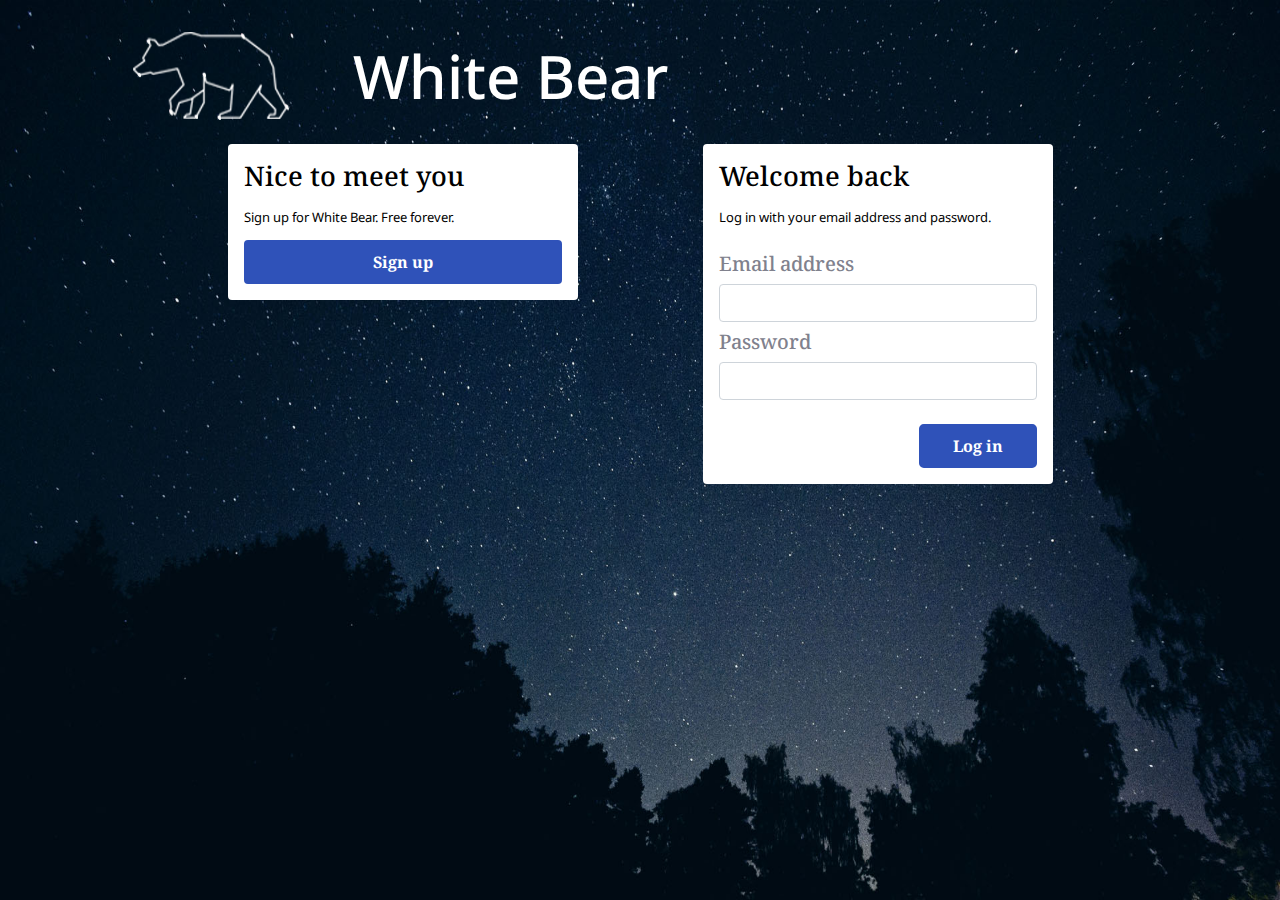
<file: index.html>
<html lang="en">
   <head>
      <meta charset="UTF-8" />
      <meta name="viewport" content="width=device-width, initial-scale=1.0" />
      <title>White Bear Start</title>
      <link rel="stylesheet" href="style/dist.css" />
   </head>
   <body class="background-image">
      <div class="container">
         <div class="row">
            <div class="col-12 mb-8 pt-6 ml-7">
               <div class="d-flex justify-content-start;">
                  <img src="/images/logo-landing.png" alt="white bear" />
                  <div class="mt-2 ml-8">
                     <h1 class="d-line text-white">White Bear</h1>
                  </div>
               </div>
               <div class="row mt-5">
                  <div
                     class="col-xl-4 offset-xl-1 mb-5 col-lg-5 offset-lg-1 col-md-5 offset-md-1 col-sm-6"
                  >
                     <div class="card">
                        <div class="card-body">
                           <h2 class="card-title">
                              Nice to meet you
                           </h2>
                           <p style="font-size: 13px;" class="mb-1">
                              Sign up for White Bear. Free forever.
                           </p>
                           <p
                              style="color: blue; font-size: 13px;"
                              class="mb-3"
                              id="sign-up-text"
                           >
                              Let's get you signed up.
                           </p>

                           <button
                              type="button"
                              class="btn btn-success btn-block mt-3"
                              id="sign-up"
                           >
                              Sign up
                           </button>

                           <div id="drop-assign">
                              <h4 class="text-muted mt-2">Email address</h4>
                              <input
                                 class="form-control thick-border"
                                 type="text"
                                 id="email-identity"
                              />
                              <p
                                 id="error-email"
                                 class="mb-4 text-danger"
                                 style="font-size: 13px;"
                              ></p>
                              <h4 class="text-muted">Create a password</h4>
                              <input
                                 class="form-control thick-border mb-1"
                                 type="password"
                                 id="password-required"
                              />
                              <p
                                 id="invalid-characters"
                                 class="text-danger"
                                 style="font-size: 13px;"
                              ></p>
                              <button
                                 type="button"
                                 class="mt-5 btn btn-success btn-block"
                                 id="lets-go"
                              >
                                 Let's go!
                              </button>
                           </div>
                        </div>
                     </div>
                  </div>
                  <div class="col-xl-4 offset-xl-1 col-lg-5 col-md-5 col-sm-6">
                     <div class="card">
                        <div class="card-body">
                           <h2 class="card-title">
                              Welcome back
                           </h2>
                           <p style="font-size: 13px;" class="mb-5">
                              Log in with your email address and password.
                           </p>
                           <form class="needs-validation">
                              <h4 class="text-muted">Email address</h4>
                              <input
                                 class="form-control thick-border"
                                 type="text"
                                 id="welcome-back"
                              />
                              <p
                                 id="warning-welcome"
                                 class="mb-4 invalid-feedback"
                                 style="display: none; font-size: 13px;"
                              >
                                 Please enter your email address.
                              </p>
                              <h4 class="text-muted mt-2">Password</h4>
                              <input
                                 class="form-control thick-border"
                                 type="password"
                                 id="welcome-password"
                              />
                              <p
                                 id="warning-welcome-password"
                                 class="mb-4 invalid-feedback"
                                 style="display: none; font-size: 13px;"
                              >
                                 Please enter your password.
                              </p>
                              <p
                                 id="warning-welcome-password-characters"
                                 class="invalid-feedback"
                                 style="display: none; font-size: 13px;"
                              >
                                 Your password must be at least 9 characters.
                              </p>
                              <div class="float-right">
                                 <a
                                    href="create-answer.html"
                                    type="submit"
                                    class="btn btn-success mt-5 btn-lg"
                                    id="log-in"
                                 >
                                    Log in
                                 </a>
                              </div>
                           </form>
                        </div>
                     </div>
                  </div>
               </div>
            </div>
         </div>
      </div>
   </body>
   <script
      src="https://cdnjs.cloudflare.com/ajax/libs/jquery/3.5.1/jquery.min.js"
      defer
   ></script>
   <script src="main.js" defer></script>
   <script src="script.js" defer></script>
</html>
</file>
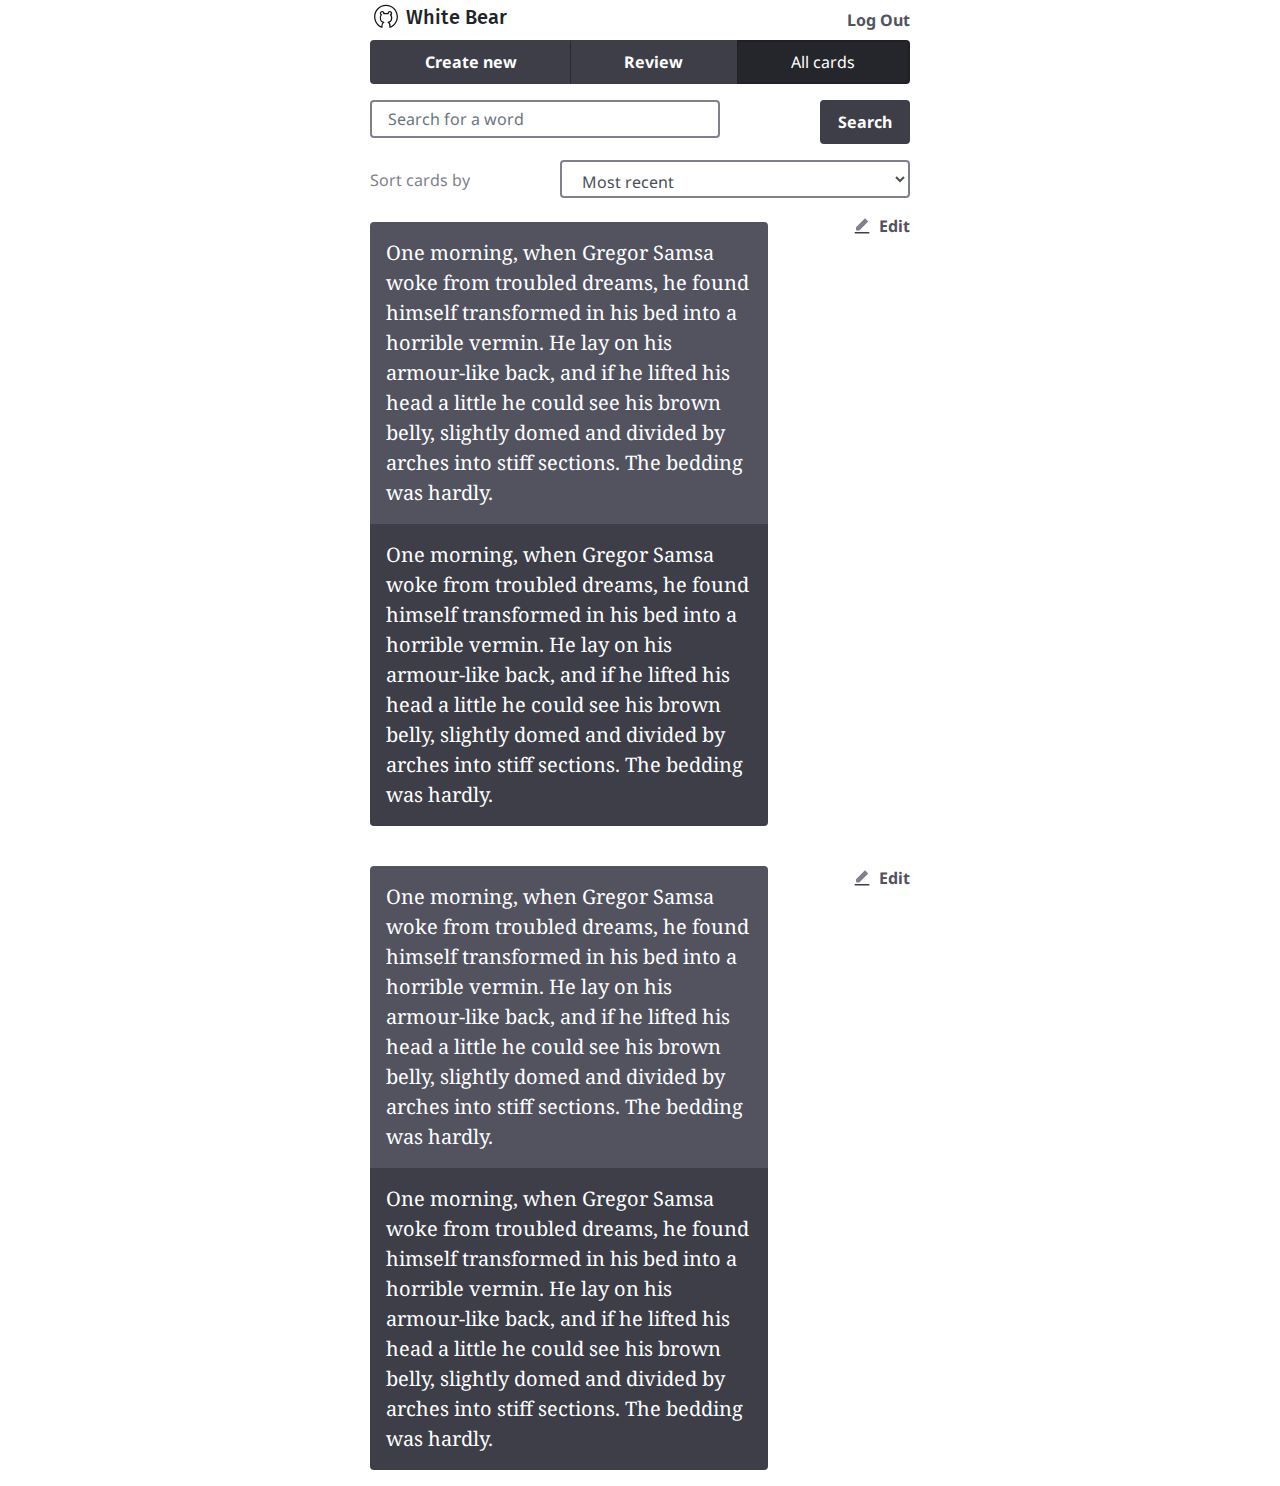
<file: all-cards.html>
<html lang="en">
   <head>
      <meta charset="UTF-8" />
      <meta name="viewport" content="width=device-width, initial-scale=1.0" />
      <title>White Bear Start</title>
      <link rel="stylesheet" href="style/dist.css" />
   </head>
   <body>
      <div class="container">
         <div class="row">
            <div
               class="col-12 col-xl-6 offset-xl-3 col-lg-8 offset-lg-2 col-md-10 offset-md-1"
            >
               <img
                  src="icons/logo-app.svg"
                  width="32px;"
                  alt="White-bear-logo"
               />
               <h3 class="d-inline text-brand">White Bear</h3>
               <a href="index.html" class="btn btn-link float-right">Log Out</a>

               <div
                  class="btn-group d-flex mb-4"
                  role="navigation"
                  aria-label="navigation"
               >
                  <a
                     href="create-answer.html"
                     type="button"
                     class="btn btn-secondary"
                     >Create new</a
                  >
                  <a
                     href="review-imagery.html"
                     type="button"
                     class="btn btn-secondary tab-separator"
                  >
                     Review
                  </a>
                  <button
                     href="all-cards.html"
                     type="button"
                     class="btn btn-secondary tab-separator tab active"
                  >
                     All cards
                  </button>
               </div>
               <div class="row">
                  <div class="col-8">
                     <input
                        class="form-control text-muted search-border"
                        type="text"
                        placeholder="Search for a word"
                        aria-label="Search"
                     />
                  </div>
                  <div class="col-4">
                     <button
                        type="button"
                        class="btn btn-secondary float-right"
                     >
                        Search
                     </button>
                  </div>
               </div>
               <div class="row mt-4">
                  <div class="col-4">
                     <p class="text-muted mt-2">Sort cards by</p>
                  </div>
                  <div class="col-8">
                     <select class="form-control select-menu">
                        <option selected>Most recent</option>
                        <option value 1>Oldest</option>
                        <option value 2>Hardest</option>
                        <option value 3>Easiest</option>
                     </select>
                  </div>
               </div>
               <!-- primary card -->
               <div class="row">
                  <div class="my-5 col-9">
                     <div class="card bg-primary">
                        <div class="card-body">
                           One morning, when Gregor Samsa woke from troubled
                           dreams, he found himself transformed in his bed into
                           a horrible vermin. He lay on his armour-like back,
                           and if he lifted his head a little he could see his
                           brown belly, slightly domed and divided by arches
                           into stiff sections. The bedding was hardly.
                        </div>
                     </div>
                     <div class="card bg-secondary">
                        <div class="card-body">
                           One morning, when Gregor Samsa woke from troubled
                           dreams, he found himself transformed in his bed into
                           a horrible vermin. He lay on his armour-like back,
                           and if he lifted his head a little he could see his
                           brown belly, slightly domed and divided by arches
                           into stiff sections. The bedding was hardly.
                        </div>
                     </div>
                  </div>
                  <div class="col-3 mt-2">
                     <a href="edit.html" class="btn btn-link float-right">
                        <img
                           src="icons/edit.svg"
                           width="18px"
                           style="margin-bottom: 3px;"
                           class="mr-2"
                        />Edit
                     </a>
                  </div>
               </div>
               <div class="row">
                  <div class="my-4 col-9">
                     <div class="card bg-primary">
                        <div class="card-body">
                           One morning, when Gregor Samsa woke from troubled
                           dreams, he found himself transformed in his bed into
                           a horrible vermin. He lay on his armour-like back,
                           and if he lifted his head a little he could see his
                           brown belly, slightly domed and divided by arches
                           into stiff sections. The bedding was hardly.
                        </div>
                     </div>
                     <div class="card bg-secondary">
                        <div class="card-body">
                           One morning, when Gregor Samsa woke from troubled
                           dreams, he found himself transformed in his bed into
                           a horrible vermin. He lay on his armour-like back,
                           and if he lifted his head a little he could see his
                           brown belly, slightly domed and divided by arches
                           into stiff sections. The bedding was hardly.
                        </div>
                     </div>
                  </div>
                  <div class="col-3 mt-2">
                     <a href="edit.html" class="btn btn-link float-right">
                        <img
                           src="icons/edit.svg"
                           width="18px"
                           style="margin-bottom: 3px;"
                           class="mr-2"
                        />Edit
                     </a>
                  </div>
               </div>
            </div>
         </div>
      </div>
   </body>
   <script
      src="https://cdnjs.cloudflare.com/ajax/libs/jquery/3.5.1/jquery.min.js"
      defer
   ></script>
   <script src="script.js" defer></script>
</html>
</file>
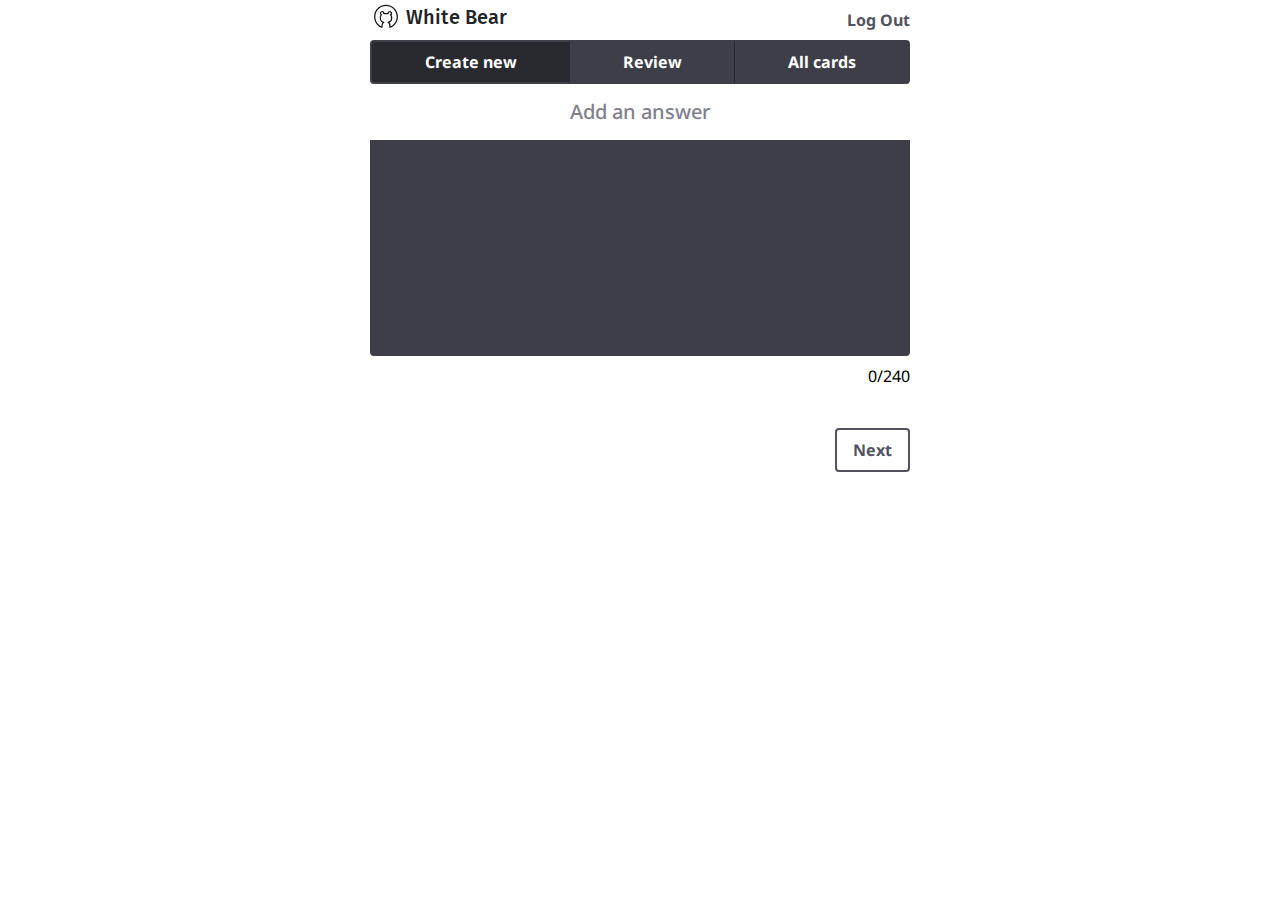
<file: create-answer.html>
<html lang="en">
   <head>
      <meta charset="UTF-8" />
      <meta name="viewport" content="width=device-width, initial-scale=1.0" />
      <title>White Bear Start</title>
      <link rel="stylesheet" href="style/dist.css" />
   </head>
   <body>
      <div
         class="bg-success w-100 d-none py-4 justify-content-center fixed-top"
         id="overlay-success"
      >
         <img
            src="/icons/success.svg"
            width="28px"
            style="margin-bottom: 3px;"
            class="mr-2"
         />
         <p class="lead">Card created!</p>
      </div>
      <div class="container">
         <div class="row">
            <div
               class="col-12 col-xl-6 offset-xl-3 col-lg-8 offset-lg-2 col-md-10 offset-md-1"
            >
               <img
                  src="icons/logo-app.svg"
                  width="32px;"
                  alt="White-bear-logo"
               />
               <h3 class="d-inline text-brand">White Bear</h3>
               <a href="index.html" class="btn btn-link float-right">Log Out</a>

               <div
                  class="btn-group d-flex"
                  role="navigation"
                  aria-label="navigation"
               >
                  <a
                     href="review-answer.html"
                     type="button"
                     class="btn btn-secondary tab-active"
                     >Create new</a
                  >
                  <a
                     href="review-imagery.html"
                     type="button"
                     class="btn btn-secondary tab-separator"
                  >
                     Review
                  </a>
                  <a
                     href="all-cards.html"
                     type="button"
                     class="btn btn-secondary tab-separator"
                  >
                     All cards
                  </a>
               </div>
               <h4 class="my-4 text-center text-muted">Add an answer</h4>
               <div class="mb-2">
                  <div class="card bg-secondary">
                     <div class="card-body">
                        <textarea rows="6" col="30" id="textBox"></textarea>
                     </div>
                  </div>
               </div>

               <p class="float-right mb-5" id="count">0/240</p>
               <div class="clearfix"></div>
               <div class="float-right">
                  <a
                     href="create-imagery.html"
                     class="btn btn-outline-primary mt-4"
                  >
                     Next
                  </a>
               </div>
            </div>
         </div>
      </div>
   </body>
   <script
      src="https://cdnjs.cloudflare.com/ajax/libs/jquery/3.5.1/jquery.min.js"
      defer
   ></script>
   <script src="script.js" defer></script>
</html>
</file>
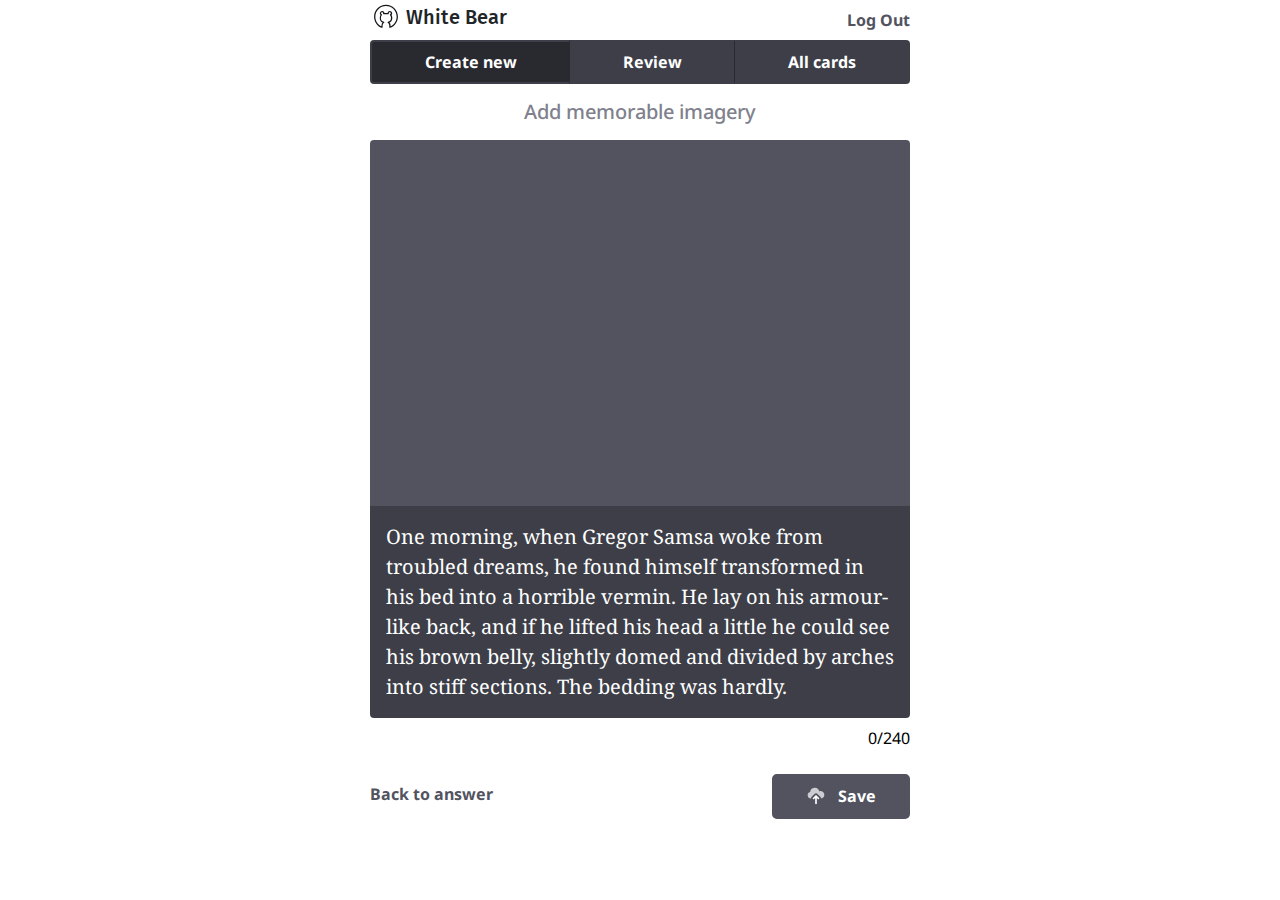
<file: create-imagery.html>
<html lang="en">
   <head>
      <meta charset="UTF-8" />
      <meta name="viewport" content="width=device-width, initial-scale=1.0" />
      <title>White Bear Start</title>
      <link rel="stylesheet" href="style/dist.css" />
    </head> 
   <body>
     <div class="bg-success w-100 d-none py-4 justify-content-center fixed-top"
     id="overlay-success">
     
       <img 
                   src="/icons/success.svg" 
                   width="28px" 
                   style="margin-bottom: 3px;"
                   class="mr-2"
                   />
                   <p class="lead "> Card created!</p>
     </div>

     <div class="bg-danger w-100 d-none py-4 justify-content-center fixed-top"
     id="overlay-danger">
     
       <img 
                   src="/icons/error.svg"
                   width="28px" 
                   style="margin-bottom: 3px;"
                   class="mr-2"
                   />
                   <p class="lead "> Oops! Our bad. Please try again</p>
     </div>
      <div class="container">
         <div class="row">
            <div class="col-12 col-xl-6 offset-xl-3 col-lg-8 offset-lg-2 col-md-10 offset-md-1">
               <img
                  src="icons/logo-app.svg"
                  width="32px;"
                  alt="White-bear-logo"
               />
               <h3 class="d-inline text-brand ">White Bear</h3>
               <a href="index.html" class="btn btn-link float-right">Log Out</a> 

               <div class="btn-group d-flex"
               role="navigation"
               aria-label="navigation" >



               
                  <a href="review-answer.html" type="button" class="btn btn-secondary tab-active">Create new</a>
                  <a href="review-imagery.html" type="button" class="btn btn-secondary tab-separator ">Review</a>
                  <a href="all-cards.html" type="button" class="btn btn-secondary tab-separator">All cards</a> 
               </div>
               <h4 class="my-4  text-center text-muted">Add memorable imagery</h4>
               <div class="mb-2">
               <div class="card bg-primary">
                  <div class="card-body">
                    <textarea rows="11" id ="textImagery" cols="40"></textarea>
                  </div>
                </div>
                <div class="card bg-secondary">
                  <div class="card-body">
                    One morning, when Gregor Samsa woke from troubled dreams, he found himself transformed in his bed into a horrible vermin. He lay on his armour-like back, and if he lifted his head a little he could see his brown belly, slightly domed and divided by arches into stiff sections. The bedding was hardly.
                  </div>
                  </div>
                </div>

                <p class="float-right mb-5" id ="imageryCount">0/240</p>
                <div class=" clearfix"></div>


                <button class="btn btn-link" id="create-error">Back to answer</button>
                
                <button type="button" class="btn btn-primary btn-lg float-right " id="save-imagery">
                   <img 
                   src="/icons/save.svg" 
                   width="20px" 
                   style="margin-bottom: 3px;"
                   class="mr-2"
                   />
                  Save</button>
              
                </div>
            </div>
         </div>
      </div>
   </body>
   <script src="https://cdnjs.cloudflare.com/ajax/libs/jquery/3.5.1/jquery.min.js" defer></script>
   <script src="script.js"defer></script>
</html>
</file>
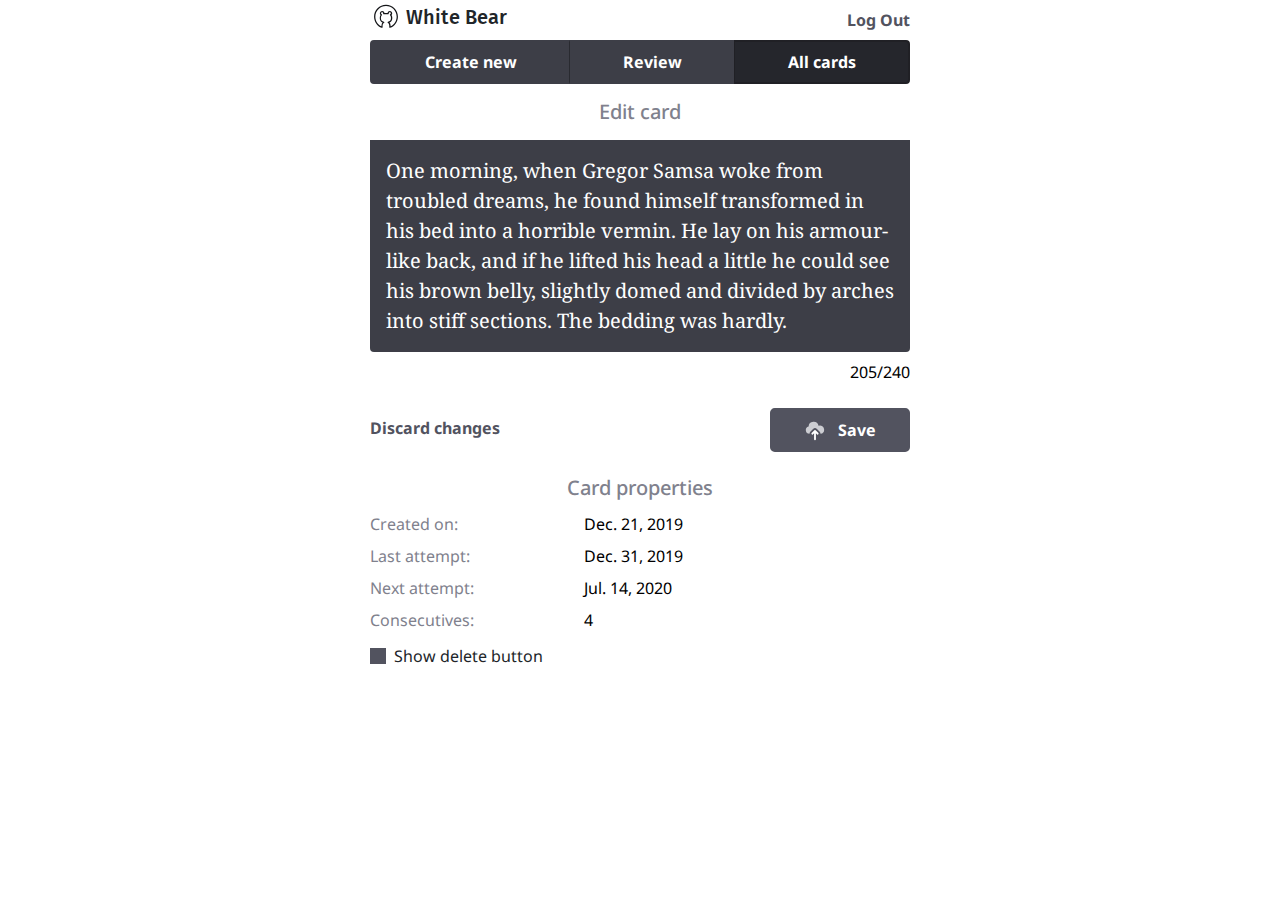
<file: edit.html>
<html lang="en">
   <head>
      <meta charset="UTF-8" />
      <meta name="viewport" content="width=device-width, initial-scale=1.0" />
      <title>White Bear Start</title>
      <link rel="stylesheet" href="style/dist.css" />
   </head>
   <body>
      <div
         class="bg-success w-100 d-none py-4 justify-content-center fixed-top"
         id="overlay-success"
      >
         <img
            src="/icons/success.svg"
            width="28px"
            style="margin-bottom: 3px;"
            class="mr-2"
         />
         <p class="lead">Card created!</p>
      </div>
      <div class="container">
         <div class="row">
            <div
               class="col-12 col-xl-6 offset-xl-3 col-lg-8 offset-lg-2 col-md-10 offset-md-1"
            >
               <img
                  src="icons/logo-app.svg"
                  width="32px;"
                  alt="White-bear-logo"
               />
               <h3 class="d-inline text-brand">White Bear</h3>
               <a href="index.html" class="btn btn-link float-right">Log Out</a>

               <div
                  class="btn-group d-flex"
                  role="navigation"
                  aria-label="navigation"
               >
                  <a
                     href="review-answer.html"
                     type="button"
                     class="btn btn-secondary"
                     >Create new</a
                  >
                  <a
                     href="review-imagery.html"
                     type="button"
                     class="btn btn-secondary tab-separator"
                  >
                     Review
                  </a>
                  <a
                     href="all-cards.html"
                     type="button"
                     class="btn btn-secondary tab-separator tab active"
                  >
                     All cards
                  </a>
               </div>
               <h4 class="my-4 text-center text-muted">Edit card</h4>
               <div class="mb-2">
                  <div class="card bg-secondary">
                     <div class="card-body">
                        One morning, when Gregor Samsa woke from troubled
                        dreams, he found himself transformed in his bed into a
                        horrible vermin. He lay on his armour-like back, and if
                        he lifted his head a little he could see his brown
                        belly, slightly domed and divided by arches into stiff
                        sections. The bedding was hardly.
                     </div>
                  </div>
               </div>

               <p class="float-right mb-5">205/240</p>
               <div class="clearfix"></div>
               <a
                  href="all-cards.html"
                  type="button"
                  class="btn btn-link"
                  style="float: left;"
               >
                  Discard changes
               </a>
               <div class="float-right">
                  <button
                     type="button"
                     class="btn btn-primary btn-lg"
                     id="save-imagery"
                  >
                     <img
                        src="/icons/save.svg"
                        width="22px"
                        style="margin-top: -1px;"
                        class="mr-2"
                     />
                     Save
                  </button>
               </div>
               <div class="clearfix"></div>
               <h4 class="mt-5 mb-3 text-center text-muted">
                  Card properties
               </h4>
               <div class="row mb-1">
                  <div class="col-4">
                     <p class="mb-2 text-muted">Created on:</p>
                     <p class="mb-2 text-muted">Last attempt:</p>
                     <p class="mb-2 text-muted">Next attempt:</p>
                     <p class="mb-2 text-muted">Consecutives:</p>
                  </div>

                  <div class="col-6 ml-5">
                     <p class="mb-2">Dec. 21, 2019</p>
                     <p class="mb-2">Dec. 31, 2019</p>
                     <p class="mb-2">Jul. 14, 2020</p>
                     <p class="mb-2">4</p>
                  </div>
               </div>
               <div class="row">
                  <div class="col">
                     <form>
                        <div class="custom-control custom-checkbox">
                           <input
                              type="checkbox"
                              class="custom-control-input"
                              id="check-box"
                              name="example1"
                           />
                           <label class="custom-control-label" for="check-box"
                              >Show delete button</label
                           >
                        </div>
                     </form>

                     <a href="all-cards.html"
                        ><input
                           class="btn btn-outline-danger"
                           type="button"
                           id="delete"
                           value="Delete this Card"
                     /></a>
                  </div>
               </div>
            </div>
         </div>
      </div>
   </body>
   <script
      src="https://cdnjs.cloudflare.com/ajax/libs/jquery/3.5.1/jquery.min.js"
      defer
   ></script>
   <script src="script.js" defer></script>
</html>
</file>
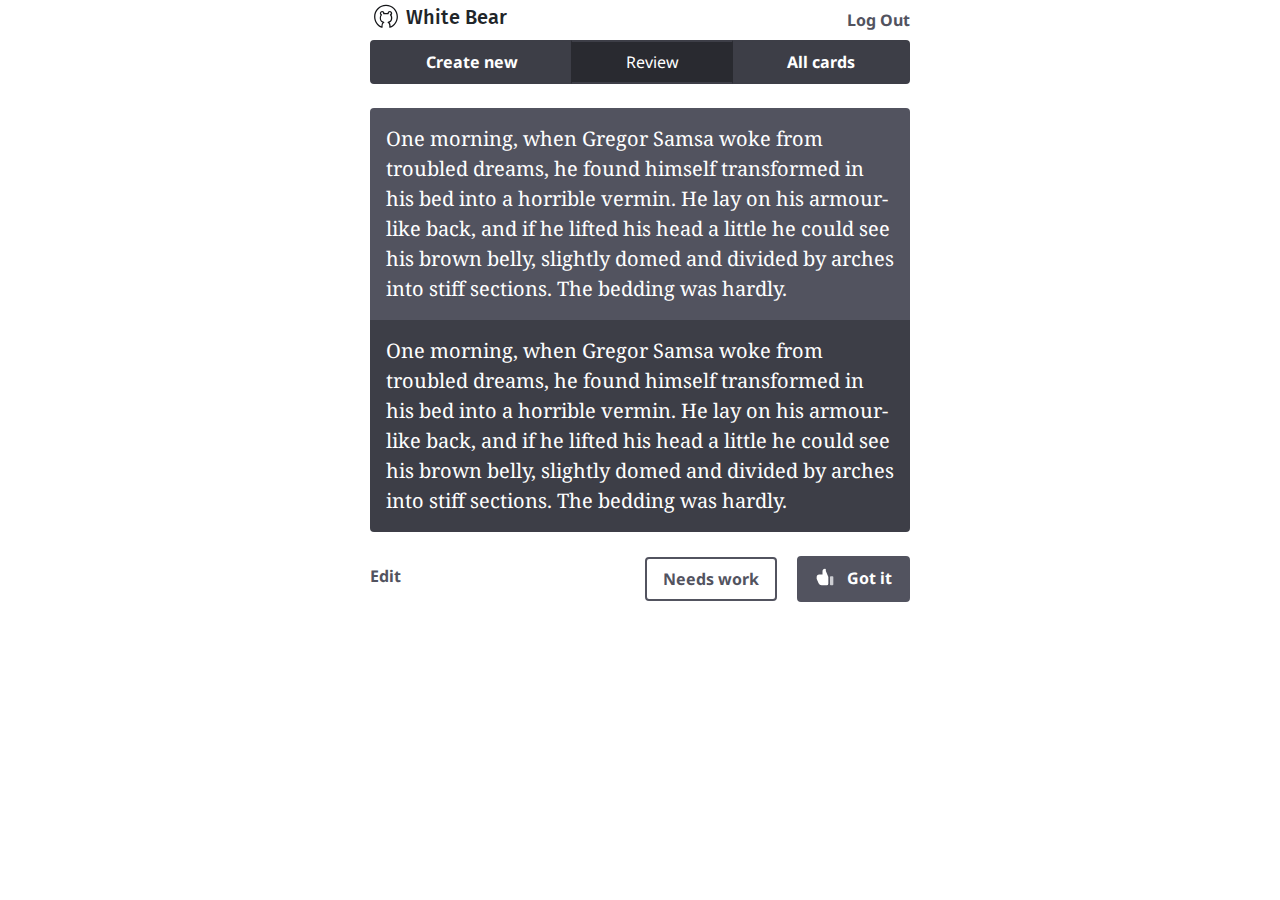
<file: review-answer.html>
<html lang="en">
   <head>
      <meta charset="UTF-8" />
      <meta name="viewport" content="width=device-width, initial-scale=1.0" />
      <title>White Bear Start</title>
      <link rel="stylesheet" href="style/dist.css" />
   </head>
   <body>
      <div class="container">
         <div class="row">
            <div class="col-12 col-xl-6 offset-xl-3 col-lg-8 offset-lg-2 col-md-10 offset-md-1">
               <img
                  src="icons/logo-app.svg"
                  width="32px;"
                  alt="White-bear-logo"
               />
               <h3 class="d-inline text-brand ">White Bear</h3>
               <a href="index.html" class="btn btn-link float-right">Log Out</a> 

               <div class="btn-group d-flex mb-5"
               role="navigation"
               aria-label="navigation" >
               
                  <a href="create-answer.html" type="button" class="btn btn-secondary">Create new</a>
                  <button type="button" class="btn btn-secondary tab-separator tab-active">Review</button>
                  <a href="all-cards.html" type="button" class="btn btn-secondary tab-separator">All cards</a> 
               </div>
               <div class="mb-5">
               <div class="card bg-primary">
                  <div class="card-body">
                    One morning, when Gregor Samsa woke from troubled dreams, he found himself transformed in his bed into a horrible vermin. He lay on his armour-like back, and if he lifted his head a little he could see his brown belly, slightly domed and divided by arches into stiff sections. The bedding was hardly.

                  </div>
                </div>
                <div class="card bg-secondary">
                  <div class="card-body">
                    One morning, when Gregor Samsa woke from troubled dreams, he found himself transformed in his bed into a horrible vermin. He lay on his armour-like back, and if he lifted his head a little he could see his brown belly, slightly domed and divided by arches into stiff sections. The bedding was hardly.
                  </div>
                  </div>
                </div>
                <button class="btn btn-link">Edit</button>
                <div class="float-right">
                <a href="review-empty.html" class="btn btn-outline-primary mr-4">Needs work</a>
                <a href="review-empty.html" class="btn btn-primary ">
                   <img 
                   src="/icons/thumbs-up.svg" 
                   width="20px" 
                   style="margin-bottom: 5px;"
                   class="mr-2"
                   />
                  Got it</a>
                  
                  </div>
                </div>
            </div>
         </div>
      </div>
   </body>
   <script src="https://cdnjs.cloudflare.com/ajax/libs/jquery/3.5.1/jquery.min.js" defer></script>
   <script src="script.js"defer></script>
</html>
</file>
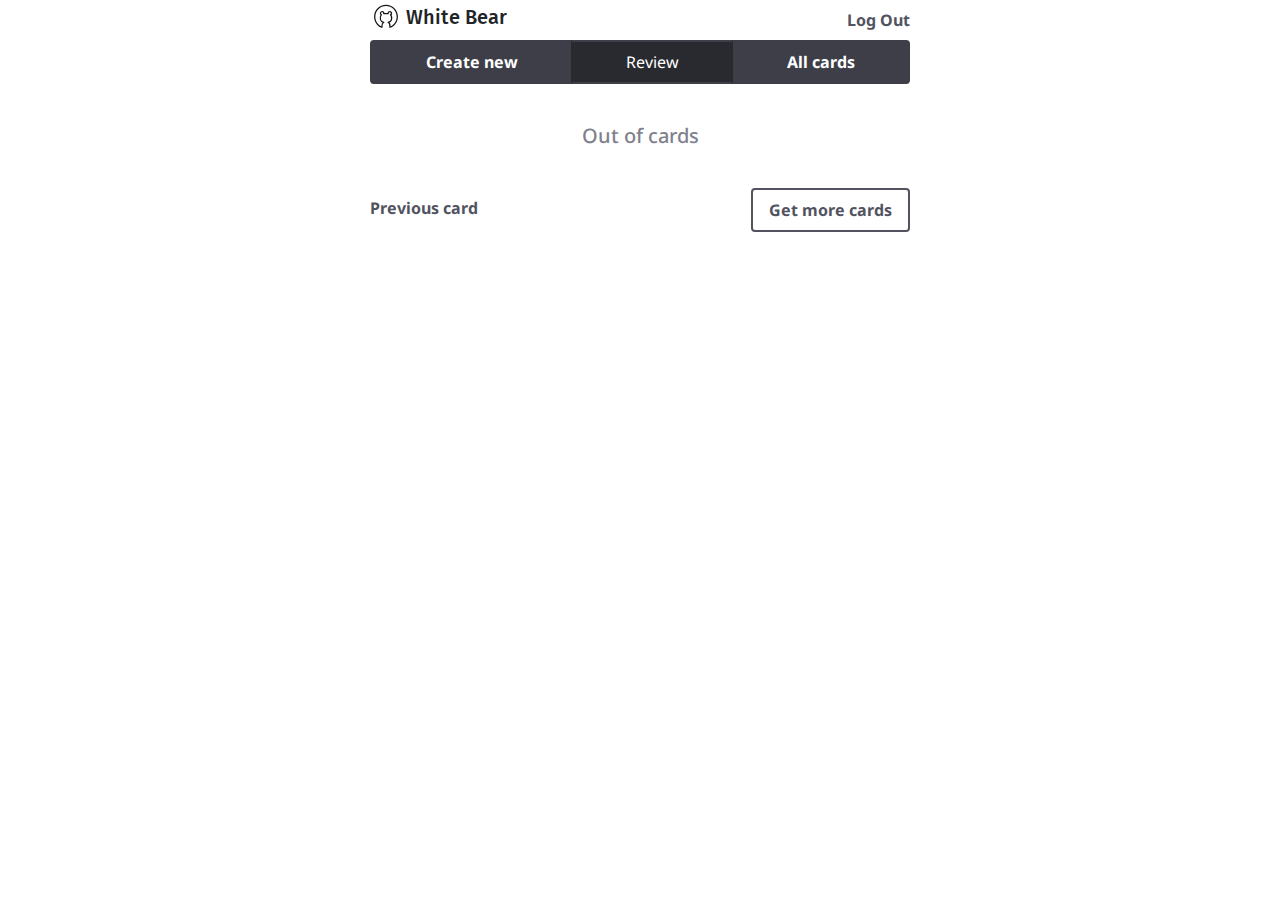
<file: review-empty.html>
<html lang="en">
   <head>
      <meta charset="UTF-8" />
      <meta name="viewport" content="width=device-width, initial-scale=1.0" />
      <title>White Bear Start</title>
      <link rel="stylesheet" href="style/dist.css" />
   </head>
   <body>
      <div class="container">
         <div class="row">
            <div class="col-12 col-xl-6 offset-xl-3 col-lg-8 offset-lg-2 col-md-10 offset-md-1">
               <img
                  src="icons/logo-app.svg"
                  width="32px;" 
                  alt="White-bear-logo"
               />
               <h3 class="d-inline text-brand ">White Bear</h3>
               <a href="index.html" class="btn btn-link float-right">Log Out</a> 

               <div class="btn-group d-flex mb-5"
               role="navigation"
               aria-label="navigation" >
               
                  <a href="create-answer.html" type="button" class="btn btn-secondary">Create new</a>
                  <button type="button" class="btn btn-secondary tab-separator tab-active">Review</button>
                  <a href="all-cards.html" type="button" class="btn btn-secondary tab-separator">All cards</a> 
               </div>
               <div class="mb-5">
               <div class="card text-muted">
                  <h4 class="my-4 text-center">Out of cards</h4>

                 
                </div>
                </div>
                <a href="review-answer.html" class="btn btn-link">Previous card</a>
                <div class="float-right">
                <a href="review-imagery.html" class="btn btn-outline-primary ">Get more cards</a>
                  </div>
                </div>
            </div>
         </div>
      </div>
   </body>
   <script src="https://cdnjs.cloudflare.com/ajax/libs/jquery/3.5.1/jquery.min.js" defer></script>
   <script src="script.js"defer></script>
</html>
</file>
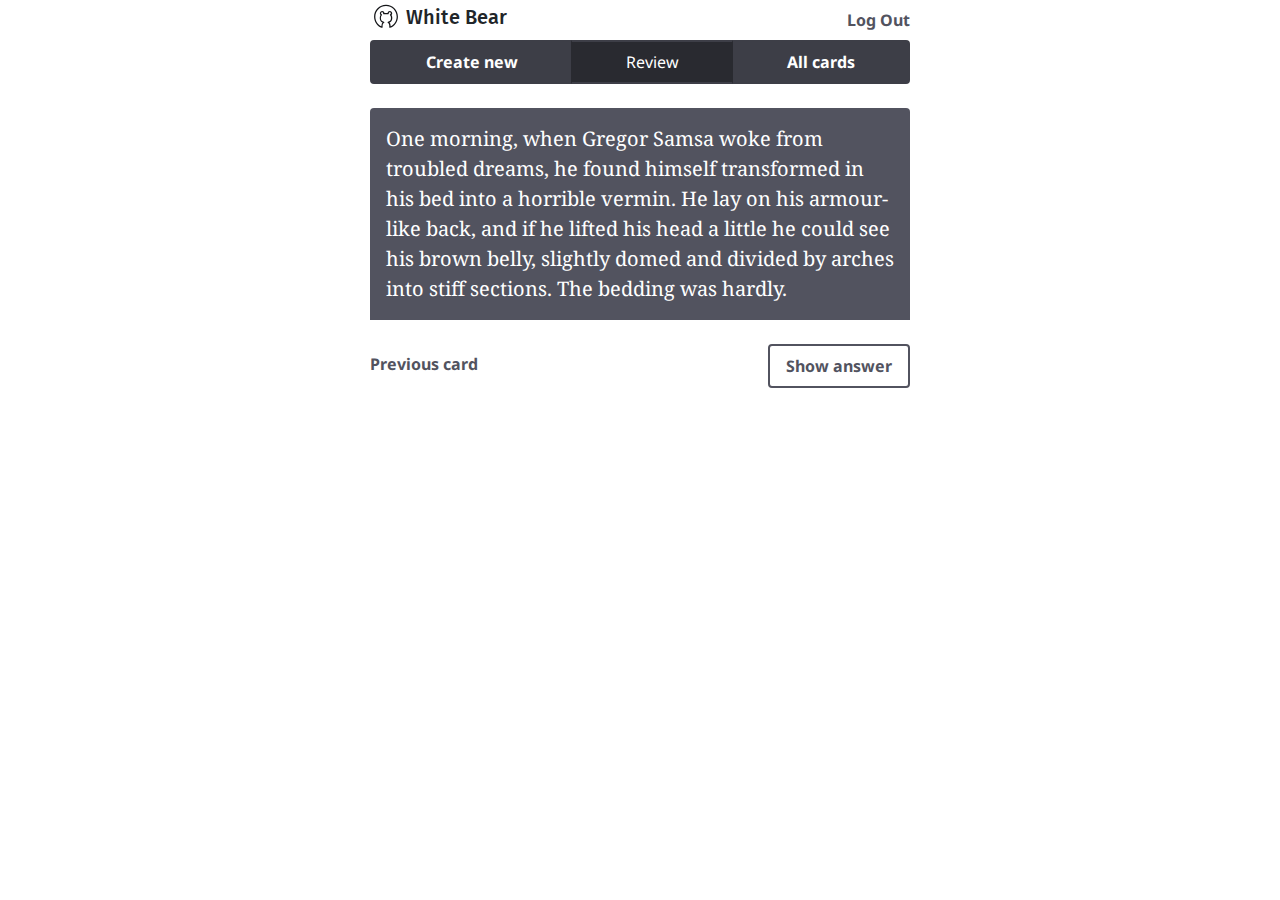
<file: review-imagery.html>
<html lang="en">
   <head>
      <meta charset="UTF-8" />
      <meta name="viewport" content="width=device-width, initial-scale=1.0" />
      <title>White Bear Start</title>
      <link rel="stylesheet" href="style/dist.css" />
   </head>
   <body>
      <div class="container">
         <div class="row">
            <div class="col-12 col-xl-6 offset-xl-3 col-lg-8 offset-lg-2 col-md-10 offset-md-1">
               <img
                  src="icons/logo-app.svg"
                  width="32px;"
                  alt="White-bear-logo"
               />
               <h3 class="d-inline text-brand ">White Bear</h3>
               <a href="index.html" class="btn btn-link float-right">Log Out</a> 

               <div class="btn-group d-flex mb-5"
               role="navigation"
               aria-label="navigation" >
               
                  <a href="create-answer.html" type="button" class="btn btn-secondary">Create new</a>
                  <button type="button" class="btn btn-secondary tab-separator tab-active">Review</button>
                  <a href="all-cards.html" type="button" class="btn btn-secondary tab-separator">All cards</a> 
               </div>
               <div class="mb-5">
               <div class="card bg-primary">
                  <div class="card-body">
                    One morning, when Gregor Samsa woke from troubled dreams, he found himself transformed in his bed into a horrible vermin. He lay on his armour-like back, and if he lifted his head a little he could see his brown belly, slightly domed and divided by arches into stiff sections. The bedding was hardly.

                  </div>
                </div>
                </div>
                <a href="create-imagery.html" class="btn btn-link">Previous card</a>
                <div class="float-right">
                <a href="review-answer.html" class="btn btn-outline-primary ">Show answer</a>
                  </div>
                </div>
            </div>
         </div>
      </div>
   </body>
   <script src="https://cdnjs.cloudflare.com/ajax/libs/jquery/3.5.1/jquery.min.js" defer></script>
   <script src="script.js"defer></script>
</html>
</file>
<file: style/dist.css>
@charset "UTF-8";
@import url("https://fonts.googleapis.com/css2?family=Fira+Sans:wght@500&family=Noto+Sans:wght@400;700&family=Noto+Serif&display=swap");
/*!
 * Bootstrap v4.4.1 (https://getbootstrap.com/)
 * Copyright 2011-2019 The Bootstrap Authors
 * Copyright 2011-2019 Twitter, Inc.
 * Licensed under MIT (https://github.com/twbs/bootstrap/blob/master/LICENSE)
 */
:root {
  --blue: #2f52b9;
  --indigo: #6610f2;
  --purple: #6f42c1;
  --pink: #e83e8c;
  --red: #a42443;
  --orange: #fd7e14;
  --yellow: #ffc107;
  --green: #28a745;
  --teal: #20c997;
  --cyan: #17a2b8;
  --white: #fff;
  --gray: #52535f;
  --gray-dark: #292a30;
  --primary: #52535f;
  --secondary: #3d3e47;
  --success: #2f52b9;
  --info: #17a2b8;
  --warning: #ffc107;
  --danger: #a42443;
  --light: #cccdd2;
  --dark: #292a30;
  --breakpoint-xs: 0;
  --breakpoint-sm: 576px;
  --breakpoint-md: 768px;
  --breakpoint-lg: 992px;
  --breakpoint-xl: 1200px;
  --font-family-sans-serif: "Noto Sans", sans-serif, "Apple Color Emoji", "Segoe UI Emoji", "Segoe UI Symbol", "Noto Color Emoji";
  --font-family-monospace: SFMono-Regular, Menlo, Monaco, Consolas, "Liberation Mono", "Courier New", monospace;
}

*,
*::before,
*::after {
  box-sizing: border-box;
}

html {
  font-family: sans-serif;
  line-height: 1.15;
  -webkit-text-size-adjust: 100%;
  -webkit-tap-highlight-color: rgba(0, 0, 0, 0);
}

article, aside, figcaption, figure, footer, header, hgroup, main, nav, section {
  display: block;
}

body {
  margin: 0;
  font-family: "Noto Sans", sans-serif, "Apple Color Emoji", "Segoe UI Emoji", "Segoe UI Symbol", "Noto Color Emoji";
  font-size: 1rem;
  font-weight: 400;
  line-height: 1.5;
  color: #212529;
  text-align: left;
  background-color: #fff;
}

[tabindex="-1"]:focus:not(:focus-visible) {
  outline: 0 !important;
}

hr {
  box-sizing: content-box;
  height: 0;
  overflow: visible;
}

h1, h2, h3, h4, h5, h6 {
  margin-top: 0;
  margin-bottom: 0.5rem;
}

p {
  margin-top: 0;
  margin-bottom: 0;
}

abbr[title],
abbr[data-original-title] {
  text-decoration: underline;
  text-decoration: underline dotted;
  cursor: help;
  border-bottom: 0;
  text-decoration-skip-ink: none;
}

address {
  margin-bottom: 1rem;
  font-style: normal;
  line-height: inherit;
}

ol,
ul,
dl {
  margin-top: 0;
  margin-bottom: 1rem;
}

ol ol,
ul ul,
ol ul,
ul ol {
  margin-bottom: 0;
}

dt {
  font-weight: 700;
}

dd {
  margin-bottom: 0.5rem;
  margin-left: 0;
}

blockquote {
  margin: 0 0 1rem;
}

b,
strong {
  font-weight: bolder;
}

small {
  font-size: 80%;
}

sub,
sup {
  position: relative;
  font-size: 75%;
  line-height: 0;
  vertical-align: baseline;
}

sub {
  bottom: -0.25em;
}

sup {
  top: -0.5em;
}

a {
  color: #52535f;
  text-decoration: none;
  background-color: transparent;
}
a:hover {
  color: #2f2f36;
  text-decoration: underline;
}

a:not([href]) {
  color: inherit;
  text-decoration: none;
}
a:not([href]):hover {
  color: inherit;
  text-decoration: none;
}

pre,
code,
kbd,
samp {
  font-family: SFMono-Regular, Menlo, Monaco, Consolas, "Liberation Mono", "Courier New", monospace;
  font-size: 1em;
}

pre {
  margin-top: 0;
  margin-bottom: 1rem;
  overflow: auto;
}

figure {
  margin: 0 0 1rem;
}

img {
  vertical-align: middle;
  border-style: none;
}

svg {
  overflow: hidden;
  vertical-align: middle;
}

table {
  border-collapse: collapse;
}

caption {
  padding-top: 0.75rem;
  padding-bottom: 0.75rem;
  color: #6c757d;
  text-align: left;
  caption-side: bottom;
}

th {
  text-align: inherit;
}

label {
  display: inline-block;
  margin-bottom: 0.5rem;
}

button {
  border-radius: 0;
}

button:focus {
  outline: 1px dotted;
  outline: 5px auto -webkit-focus-ring-color;
}

input,
button,
select,
optgroup,
textarea {
  margin: 0;
  font-family: inherit;
  font-size: inherit;
  line-height: inherit;
}

button,
input {
  overflow: visible;
}

button,
select {
  text-transform: none;
}

select {
  word-wrap: normal;
}

button,
[type=button],
[type=reset],
[type=submit] {
  -webkit-appearance: button;
}

button:not(:disabled),
[type=button]:not(:disabled),
[type=reset]:not(:disabled),
[type=submit]:not(:disabled) {
  cursor: pointer;
}

button::-moz-focus-inner,
[type=button]::-moz-focus-inner,
[type=reset]::-moz-focus-inner,
[type=submit]::-moz-focus-inner {
  padding: 0;
  border-style: none;
}

input[type=radio],
input[type=checkbox] {
  box-sizing: border-box;
  padding: 0;
}

input[type=date],
input[type=time],
input[type=datetime-local],
input[type=month] {
  -webkit-appearance: listbox;
}

textarea {
  overflow: auto;
  resize: vertical;
}

fieldset {
  min-width: 0;
  padding: 0;
  margin: 0;
  border: 0;
}

legend {
  display: block;
  width: 100%;
  max-width: 100%;
  padding: 0;
  margin-bottom: 0.5rem;
  font-size: 1.5rem;
  line-height: inherit;
  color: inherit;
  white-space: normal;
}

progress {
  vertical-align: baseline;
}

[type=number]::-webkit-inner-spin-button,
[type=number]::-webkit-outer-spin-button {
  height: auto;
}

[type=search] {
  outline-offset: -2px;
  -webkit-appearance: none;
}

[type=search]::-webkit-search-decoration {
  -webkit-appearance: none;
}

::-webkit-file-upload-button {
  font: inherit;
  -webkit-appearance: button;
}

output {
  display: inline-block;
}

summary {
  display: list-item;
  cursor: pointer;
}

template {
  display: none;
}

[hidden] {
  display: none !important;
}

h1, h2, h3, h4, h5, h6,
.h1, .h2, .h3, .h4, .h5, .h6 {
  margin-bottom: 0.5rem;
  font-weight: 500;
  line-height: 1.2;
}

h1, .h1 {
  font-size: 3.75rem;
}

h2, .h2 {
  font-size: 1.6875rem;
}

h3, .h3 {
  font-size: 1.25rem;
}

h4, .h4 {
  font-size: 1.25rem;
}

h5, .h5 {
  font-size: 1.25rem;
}

h6, .h6 {
  font-size: 1rem;
}

.lead {
  font-size: 1.25rem;
  font-weight: 400;
}

.display-1 {
  font-size: 6rem;
  font-weight: 300;
  line-height: 1.2;
}

.display-2 {
  font-size: 5.5rem;
  font-weight: 300;
  line-height: 1.2;
}

.display-3 {
  font-size: 4.5rem;
  font-weight: 300;
  line-height: 1.2;
}

.display-4 {
  font-size: 3.5rem;
  font-weight: 300;
  line-height: 1.2;
}

hr {
  margin-top: 1rem;
  margin-bottom: 1rem;
  border: 0;
  border-top: 1px solid rgba(0, 0, 0, 0.1);
}

small,
.small {
  font-size: 80%;
  font-weight: 400;
}

mark,
.mark {
  padding: 0.2em;
  background-color: #fcf8e3;
}

.list-unstyled {
  padding-left: 0;
  list-style: none;
}

.list-inline {
  padding-left: 0;
  list-style: none;
}

.list-inline-item {
  display: inline-block;
}
.list-inline-item:not(:last-child) {
  margin-right: 0.5rem;
}

.initialism {
  font-size: 90%;
  text-transform: uppercase;
}

.blockquote {
  margin-bottom: 1rem;
  font-size: 1.25rem;
}

.blockquote-footer {
  display: block;
  font-size: 80%;
  color: #6c757d;
}
.blockquote-footer::before {
  content: "— ";
}

.img-fluid {
  max-width: 100%;
  height: auto;
}

.img-thumbnail {
  padding: 0.25rem;
  background-color: #fff;
  border: 1px solid #dee2e6;
  border-radius: 0.25rem;
  max-width: 100%;
  height: auto;
}

.figure {
  display: inline-block;
}

.figure-img {
  margin-bottom: 0.5rem;
  line-height: 1;
}

.figure-caption {
  font-size: 90%;
  color: #6c757d;
}

code {
  font-size: 87.5%;
  color: #e83e8c;
  word-wrap: break-word;
}
a > code {
  color: inherit;
}

kbd {
  padding: 0.2rem 0.4rem;
  font-size: 87.5%;
  color: #fff;
  background-color: #212529;
  border-radius: 4;
}
kbd kbd {
  padding: 0;
  font-size: 100%;
  font-weight: 700;
}

pre {
  display: block;
  font-size: 87.5%;
  color: #212529;
}
pre code {
  font-size: inherit;
  color: inherit;
  word-break: normal;
}

.pre-scrollable {
  max-height: 340px;
  overflow-y: scroll;
}

.container {
  width: 100%;
  padding-right: 15px;
  padding-left: 15px;
  margin-right: auto;
  margin-left: auto;
}
@media (min-width: 576px) {
  .container {
    max-width: 540px;
  }
}
@media (min-width: 768px) {
  .container {
    max-width: 720px;
  }
}
@media (min-width: 992px) {
  .container {
    max-width: 960px;
  }
}
@media (min-width: 1200px) {
  .container {
    max-width: 1140px;
  }
}

.container-fluid, .container-xl, .container-lg, .container-md, .container-sm {
  width: 100%;
  padding-right: 15px;
  padding-left: 15px;
  margin-right: auto;
  margin-left: auto;
}

@media (min-width: 576px) {
  .container-sm, .container {
    max-width: 540px;
  }
}
@media (min-width: 768px) {
  .container-md, .container-sm, .container {
    max-width: 720px;
  }
}
@media (min-width: 992px) {
  .container-lg, .container-md, .container-sm, .container {
    max-width: 960px;
  }
}
@media (min-width: 1200px) {
  .container-xl, .container-lg, .container-md, .container-sm, .container {
    max-width: 1140px;
  }
}
.row {
  display: flex;
  flex-wrap: wrap;
  margin-right: -15px;
  margin-left: -15px;
}

.no-gutters {
  margin-right: 0;
  margin-left: 0;
}
.no-gutters > .col,
.no-gutters > [class*=col-] {
  padding-right: 0;
  padding-left: 0;
}

.col-xl,
.col-xl-auto, .col-xl-12, .col-xl-11, .col-xl-10, .col-xl-9, .col-xl-8, .col-xl-7, .col-xl-6, .col-xl-5, .col-xl-4, .col-xl-3, .col-xl-2, .col-xl-1, .col-lg,
.col-lg-auto, .col-lg-12, .col-lg-11, .col-lg-10, .col-lg-9, .col-lg-8, .col-lg-7, .col-lg-6, .col-lg-5, .col-lg-4, .col-lg-3, .col-lg-2, .col-lg-1, .col-md,
.col-md-auto, .col-md-12, .col-md-11, .col-md-10, .col-md-9, .col-md-8, .col-md-7, .col-md-6, .col-md-5, .col-md-4, .col-md-3, .col-md-2, .col-md-1, .col-sm,
.col-sm-auto, .col-sm-12, .col-sm-11, .col-sm-10, .col-sm-9, .col-sm-8, .col-sm-7, .col-sm-6, .col-sm-5, .col-sm-4, .col-sm-3, .col-sm-2, .col-sm-1, .col,
.col-auto, .col-12, .col-11, .col-10, .col-9, .col-8, .col-7, .col-6, .col-5, .col-4, .col-3, .col-2, .col-1 {
  position: relative;
  width: 100%;
  padding-right: 15px;
  padding-left: 15px;
}

.col {
  flex-basis: 0;
  flex-grow: 1;
  max-width: 100%;
}

.row-cols-1 > * {
  flex: 0 0 100%;
  max-width: 100%;
}

.row-cols-2 > * {
  flex: 0 0 50%;
  max-width: 50%;
}

.row-cols-3 > * {
  flex: 0 0 33.3333333333%;
  max-width: 33.3333333333%;
}

.row-cols-4 > * {
  flex: 0 0 25%;
  max-width: 25%;
}

.row-cols-5 > * {
  flex: 0 0 20%;
  max-width: 20%;
}

.row-cols-6 > * {
  flex: 0 0 16.6666666667%;
  max-width: 16.6666666667%;
}

.col-auto {
  flex: 0 0 auto;
  width: auto;
  max-width: 100%;
}

.col-1 {
  flex: 0 0 8.3333333333%;
  max-width: 8.3333333333%;
}

.col-2 {
  flex: 0 0 16.6666666667%;
  max-width: 16.6666666667%;
}

.col-3 {
  flex: 0 0 25%;
  max-width: 25%;
}

.col-4 {
  flex: 0 0 33.3333333333%;
  max-width: 33.3333333333%;
}

.col-5 {
  flex: 0 0 41.6666666667%;
  max-width: 41.6666666667%;
}

.col-6 {
  flex: 0 0 50%;
  max-width: 50%;
}

.col-7 {
  flex: 0 0 58.3333333333%;
  max-width: 58.3333333333%;
}

.col-8 {
  flex: 0 0 66.6666666667%;
  max-width: 66.6666666667%;
}

.col-9 {
  flex: 0 0 75%;
  max-width: 75%;
}

.col-10 {
  flex: 0 0 83.3333333333%;
  max-width: 83.3333333333%;
}

.col-11 {
  flex: 0 0 91.6666666667%;
  max-width: 91.6666666667%;
}

.col-12 {
  flex: 0 0 100%;
  max-width: 100%;
}

.order-first {
  order: -1;
}

.order-last {
  order: 13;
}

.order-0 {
  order: 0;
}

.order-1 {
  order: 1;
}

.order-2 {
  order: 2;
}

.order-3 {
  order: 3;
}

.order-4 {
  order: 4;
}

.order-5 {
  order: 5;
}

.order-6 {
  order: 6;
}

.order-7 {
  order: 7;
}

.order-8 {
  order: 8;
}

.order-9 {
  order: 9;
}

.order-10 {
  order: 10;
}

.order-11 {
  order: 11;
}

.order-12 {
  order: 12;
}

.offset-1 {
  margin-left: 8.3333333333%;
}

.offset-2 {
  margin-left: 16.6666666667%;
}

.offset-3 {
  margin-left: 25%;
}

.offset-4 {
  margin-left: 33.3333333333%;
}

.offset-5 {
  margin-left: 41.6666666667%;
}

.offset-6 {
  margin-left: 50%;
}

.offset-7 {
  margin-left: 58.3333333333%;
}

.offset-8 {
  margin-left: 66.6666666667%;
}

.offset-9 {
  margin-left: 75%;
}

.offset-10 {
  margin-left: 83.3333333333%;
}

.offset-11 {
  margin-left: 91.6666666667%;
}

@media (min-width: 576px) {
  .col-sm {
    flex-basis: 0;
    flex-grow: 1;
    max-width: 100%;
  }

  .row-cols-sm-1 > * {
    flex: 0 0 100%;
    max-width: 100%;
  }

  .row-cols-sm-2 > * {
    flex: 0 0 50%;
    max-width: 50%;
  }

  .row-cols-sm-3 > * {
    flex: 0 0 33.3333333333%;
    max-width: 33.3333333333%;
  }

  .row-cols-sm-4 > * {
    flex: 0 0 25%;
    max-width: 25%;
  }

  .row-cols-sm-5 > * {
    flex: 0 0 20%;
    max-width: 20%;
  }

  .row-cols-sm-6 > * {
    flex: 0 0 16.6666666667%;
    max-width: 16.6666666667%;
  }

  .col-sm-auto {
    flex: 0 0 auto;
    width: auto;
    max-width: 100%;
  }

  .col-sm-1 {
    flex: 0 0 8.3333333333%;
    max-width: 8.3333333333%;
  }

  .col-sm-2 {
    flex: 0 0 16.6666666667%;
    max-width: 16.6666666667%;
  }

  .col-sm-3 {
    flex: 0 0 25%;
    max-width: 25%;
  }

  .col-sm-4 {
    flex: 0 0 33.3333333333%;
    max-width: 33.3333333333%;
  }

  .col-sm-5 {
    flex: 0 0 41.6666666667%;
    max-width: 41.6666666667%;
  }

  .col-sm-6 {
    flex: 0 0 50%;
    max-width: 50%;
  }

  .col-sm-7 {
    flex: 0 0 58.3333333333%;
    max-width: 58.3333333333%;
  }

  .col-sm-8 {
    flex: 0 0 66.6666666667%;
    max-width: 66.6666666667%;
  }

  .col-sm-9 {
    flex: 0 0 75%;
    max-width: 75%;
  }

  .col-sm-10 {
    flex: 0 0 83.3333333333%;
    max-width: 83.3333333333%;
  }

  .col-sm-11 {
    flex: 0 0 91.6666666667%;
    max-width: 91.6666666667%;
  }

  .col-sm-12 {
    flex: 0 0 100%;
    max-width: 100%;
  }

  .order-sm-first {
    order: -1;
  }

  .order-sm-last {
    order: 13;
  }

  .order-sm-0 {
    order: 0;
  }

  .order-sm-1 {
    order: 1;
  }

  .order-sm-2 {
    order: 2;
  }

  .order-sm-3 {
    order: 3;
  }

  .order-sm-4 {
    order: 4;
  }

  .order-sm-5 {
    order: 5;
  }

  .order-sm-6 {
    order: 6;
  }

  .order-sm-7 {
    order: 7;
  }

  .order-sm-8 {
    order: 8;
  }

  .order-sm-9 {
    order: 9;
  }

  .order-sm-10 {
    order: 10;
  }

  .order-sm-11 {
    order: 11;
  }

  .order-sm-12 {
    order: 12;
  }

  .offset-sm-0 {
    margin-left: 0;
  }

  .offset-sm-1 {
    margin-left: 8.3333333333%;
  }

  .offset-sm-2 {
    margin-left: 16.6666666667%;
  }

  .offset-sm-3 {
    margin-left: 25%;
  }

  .offset-sm-4 {
    margin-left: 33.3333333333%;
  }

  .offset-sm-5 {
    margin-left: 41.6666666667%;
  }

  .offset-sm-6 {
    margin-left: 50%;
  }

  .offset-sm-7 {
    margin-left: 58.3333333333%;
  }

  .offset-sm-8 {
    margin-left: 66.6666666667%;
  }

  .offset-sm-9 {
    margin-left: 75%;
  }

  .offset-sm-10 {
    margin-left: 83.3333333333%;
  }

  .offset-sm-11 {
    margin-left: 91.6666666667%;
  }
}
@media (min-width: 768px) {
  .col-md {
    flex-basis: 0;
    flex-grow: 1;
    max-width: 100%;
  }

  .row-cols-md-1 > * {
    flex: 0 0 100%;
    max-width: 100%;
  }

  .row-cols-md-2 > * {
    flex: 0 0 50%;
    max-width: 50%;
  }

  .row-cols-md-3 > * {
    flex: 0 0 33.3333333333%;
    max-width: 33.3333333333%;
  }

  .row-cols-md-4 > * {
    flex: 0 0 25%;
    max-width: 25%;
  }

  .row-cols-md-5 > * {
    flex: 0 0 20%;
    max-width: 20%;
  }

  .row-cols-md-6 > * {
    flex: 0 0 16.6666666667%;
    max-width: 16.6666666667%;
  }

  .col-md-auto {
    flex: 0 0 auto;
    width: auto;
    max-width: 100%;
  }

  .col-md-1 {
    flex: 0 0 8.3333333333%;
    max-width: 8.3333333333%;
  }

  .col-md-2 {
    flex: 0 0 16.6666666667%;
    max-width: 16.6666666667%;
  }

  .col-md-3 {
    flex: 0 0 25%;
    max-width: 25%;
  }

  .col-md-4 {
    flex: 0 0 33.3333333333%;
    max-width: 33.3333333333%;
  }

  .col-md-5 {
    flex: 0 0 41.6666666667%;
    max-width: 41.6666666667%;
  }

  .col-md-6 {
    flex: 0 0 50%;
    max-width: 50%;
  }

  .col-md-7 {
    flex: 0 0 58.3333333333%;
    max-width: 58.3333333333%;
  }

  .col-md-8 {
    flex: 0 0 66.6666666667%;
    max-width: 66.6666666667%;
  }

  .col-md-9 {
    flex: 0 0 75%;
    max-width: 75%;
  }

  .col-md-10 {
    flex: 0 0 83.3333333333%;
    max-width: 83.3333333333%;
  }

  .col-md-11 {
    flex: 0 0 91.6666666667%;
    max-width: 91.6666666667%;
  }

  .col-md-12 {
    flex: 0 0 100%;
    max-width: 100%;
  }

  .order-md-first {
    order: -1;
  }

  .order-md-last {
    order: 13;
  }

  .order-md-0 {
    order: 0;
  }

  .order-md-1 {
    order: 1;
  }

  .order-md-2 {
    order: 2;
  }

  .order-md-3 {
    order: 3;
  }

  .order-md-4 {
    order: 4;
  }

  .order-md-5 {
    order: 5;
  }

  .order-md-6 {
    order: 6;
  }

  .order-md-7 {
    order: 7;
  }

  .order-md-8 {
    order: 8;
  }

  .order-md-9 {
    order: 9;
  }

  .order-md-10 {
    order: 10;
  }

  .order-md-11 {
    order: 11;
  }

  .order-md-12 {
    order: 12;
  }

  .offset-md-0 {
    margin-left: 0;
  }

  .offset-md-1 {
    margin-left: 8.3333333333%;
  }

  .offset-md-2 {
    margin-left: 16.6666666667%;
  }

  .offset-md-3 {
    margin-left: 25%;
  }

  .offset-md-4 {
    margin-left: 33.3333333333%;
  }

  .offset-md-5 {
    margin-left: 41.6666666667%;
  }

  .offset-md-6 {
    margin-left: 50%;
  }

  .offset-md-7 {
    margin-left: 58.3333333333%;
  }

  .offset-md-8 {
    margin-left: 66.6666666667%;
  }

  .offset-md-9 {
    margin-left: 75%;
  }

  .offset-md-10 {
    margin-left: 83.3333333333%;
  }

  .offset-md-11 {
    margin-left: 91.6666666667%;
  }
}
@media (min-width: 992px) {
  .col-lg {
    flex-basis: 0;
    flex-grow: 1;
    max-width: 100%;
  }

  .row-cols-lg-1 > * {
    flex: 0 0 100%;
    max-width: 100%;
  }

  .row-cols-lg-2 > * {
    flex: 0 0 50%;
    max-width: 50%;
  }

  .row-cols-lg-3 > * {
    flex: 0 0 33.3333333333%;
    max-width: 33.3333333333%;
  }

  .row-cols-lg-4 > * {
    flex: 0 0 25%;
    max-width: 25%;
  }

  .row-cols-lg-5 > * {
    flex: 0 0 20%;
    max-width: 20%;
  }

  .row-cols-lg-6 > * {
    flex: 0 0 16.6666666667%;
    max-width: 16.6666666667%;
  }

  .col-lg-auto {
    flex: 0 0 auto;
    width: auto;
    max-width: 100%;
  }

  .col-lg-1 {
    flex: 0 0 8.3333333333%;
    max-width: 8.3333333333%;
  }

  .col-lg-2 {
    flex: 0 0 16.6666666667%;
    max-width: 16.6666666667%;
  }

  .col-lg-3 {
    flex: 0 0 25%;
    max-width: 25%;
  }

  .col-lg-4 {
    flex: 0 0 33.3333333333%;
    max-width: 33.3333333333%;
  }

  .col-lg-5 {
    flex: 0 0 41.6666666667%;
    max-width: 41.6666666667%;
  }

  .col-lg-6 {
    flex: 0 0 50%;
    max-width: 50%;
  }

  .col-lg-7 {
    flex: 0 0 58.3333333333%;
    max-width: 58.3333333333%;
  }

  .col-lg-8 {
    flex: 0 0 66.6666666667%;
    max-width: 66.6666666667%;
  }

  .col-lg-9 {
    flex: 0 0 75%;
    max-width: 75%;
  }

  .col-lg-10 {
    flex: 0 0 83.3333333333%;
    max-width: 83.3333333333%;
  }

  .col-lg-11 {
    flex: 0 0 91.6666666667%;
    max-width: 91.6666666667%;
  }

  .col-lg-12 {
    flex: 0 0 100%;
    max-width: 100%;
  }

  .order-lg-first {
    order: -1;
  }

  .order-lg-last {
    order: 13;
  }

  .order-lg-0 {
    order: 0;
  }

  .order-lg-1 {
    order: 1;
  }

  .order-lg-2 {
    order: 2;
  }

  .order-lg-3 {
    order: 3;
  }

  .order-lg-4 {
    order: 4;
  }

  .order-lg-5 {
    order: 5;
  }

  .order-lg-6 {
    order: 6;
  }

  .order-lg-7 {
    order: 7;
  }

  .order-lg-8 {
    order: 8;
  }

  .order-lg-9 {
    order: 9;
  }

  .order-lg-10 {
    order: 10;
  }

  .order-lg-11 {
    order: 11;
  }

  .order-lg-12 {
    order: 12;
  }

  .offset-lg-0 {
    margin-left: 0;
  }

  .offset-lg-1 {
    margin-left: 8.3333333333%;
  }

  .offset-lg-2 {
    margin-left: 16.6666666667%;
  }

  .offset-lg-3 {
    margin-left: 25%;
  }

  .offset-lg-4 {
    margin-left: 33.3333333333%;
  }

  .offset-lg-5 {
    margin-left: 41.6666666667%;
  }

  .offset-lg-6 {
    margin-left: 50%;
  }

  .offset-lg-7 {
    margin-left: 58.3333333333%;
  }

  .offset-lg-8 {
    margin-left: 66.6666666667%;
  }

  .offset-lg-9 {
    margin-left: 75%;
  }

  .offset-lg-10 {
    margin-left: 83.3333333333%;
  }

  .offset-lg-11 {
    margin-left: 91.6666666667%;
  }
}
@media (min-width: 1200px) {
  .col-xl {
    flex-basis: 0;
    flex-grow: 1;
    max-width: 100%;
  }

  .row-cols-xl-1 > * {
    flex: 0 0 100%;
    max-width: 100%;
  }

  .row-cols-xl-2 > * {
    flex: 0 0 50%;
    max-width: 50%;
  }

  .row-cols-xl-3 > * {
    flex: 0 0 33.3333333333%;
    max-width: 33.3333333333%;
  }

  .row-cols-xl-4 > * {
    flex: 0 0 25%;
    max-width: 25%;
  }

  .row-cols-xl-5 > * {
    flex: 0 0 20%;
    max-width: 20%;
  }

  .row-cols-xl-6 > * {
    flex: 0 0 16.6666666667%;
    max-width: 16.6666666667%;
  }

  .col-xl-auto {
    flex: 0 0 auto;
    width: auto;
    max-width: 100%;
  }

  .col-xl-1 {
    flex: 0 0 8.3333333333%;
    max-width: 8.3333333333%;
  }

  .col-xl-2 {
    flex: 0 0 16.6666666667%;
    max-width: 16.6666666667%;
  }

  .col-xl-3 {
    flex: 0 0 25%;
    max-width: 25%;
  }

  .col-xl-4 {
    flex: 0 0 33.3333333333%;
    max-width: 33.3333333333%;
  }

  .col-xl-5 {
    flex: 0 0 41.6666666667%;
    max-width: 41.6666666667%;
  }

  .col-xl-6 {
    flex: 0 0 50%;
    max-width: 50%;
  }

  .col-xl-7 {
    flex: 0 0 58.3333333333%;
    max-width: 58.3333333333%;
  }

  .col-xl-8 {
    flex: 0 0 66.6666666667%;
    max-width: 66.6666666667%;
  }

  .col-xl-9 {
    flex: 0 0 75%;
    max-width: 75%;
  }

  .col-xl-10 {
    flex: 0 0 83.3333333333%;
    max-width: 83.3333333333%;
  }

  .col-xl-11 {
    flex: 0 0 91.6666666667%;
    max-width: 91.6666666667%;
  }

  .col-xl-12 {
    flex: 0 0 100%;
    max-width: 100%;
  }

  .order-xl-first {
    order: -1;
  }

  .order-xl-last {
    order: 13;
  }

  .order-xl-0 {
    order: 0;
  }

  .order-xl-1 {
    order: 1;
  }

  .order-xl-2 {
    order: 2;
  }

  .order-xl-3 {
    order: 3;
  }

  .order-xl-4 {
    order: 4;
  }

  .order-xl-5 {
    order: 5;
  }

  .order-xl-6 {
    order: 6;
  }

  .order-xl-7 {
    order: 7;
  }

  .order-xl-8 {
    order: 8;
  }

  .order-xl-9 {
    order: 9;
  }

  .order-xl-10 {
    order: 10;
  }

  .order-xl-11 {
    order: 11;
  }

  .order-xl-12 {
    order: 12;
  }

  .offset-xl-0 {
    margin-left: 0;
  }

  .offset-xl-1 {
    margin-left: 8.3333333333%;
  }

  .offset-xl-2 {
    margin-left: 16.6666666667%;
  }

  .offset-xl-3 {
    margin-left: 25%;
  }

  .offset-xl-4 {
    margin-left: 33.3333333333%;
  }

  .offset-xl-5 {
    margin-left: 41.6666666667%;
  }

  .offset-xl-6 {
    margin-left: 50%;
  }

  .offset-xl-7 {
    margin-left: 58.3333333333%;
  }

  .offset-xl-8 {
    margin-left: 66.6666666667%;
  }

  .offset-xl-9 {
    margin-left: 75%;
  }

  .offset-xl-10 {
    margin-left: 83.3333333333%;
  }

  .offset-xl-11 {
    margin-left: 91.6666666667%;
  }
}
.table {
  width: 100%;
  margin-bottom: 1rem;
  color: #212529;
}
.table th,
.table td {
  padding: 0.75rem;
  vertical-align: top;
  border-top: 1px solid #dee2e6;
}
.table thead th {
  vertical-align: bottom;
  border-bottom: 2px solid #dee2e6;
}
.table tbody + tbody {
  border-top: 2px solid #dee2e6;
}

.table-sm th,
.table-sm td {
  padding: 0.3rem;
}

.table-bordered {
  border: 1px solid #dee2e6;
}
.table-bordered th,
.table-bordered td {
  border: 1px solid #dee2e6;
}
.table-bordered thead th,
.table-bordered thead td {
  border-bottom-width: 2px;
}

.table-borderless th,
.table-borderless td,
.table-borderless thead th,
.table-borderless tbody + tbody {
  border: 0;
}

.table-striped tbody tr:nth-of-type(odd) {
  background-color: rgba(0, 0, 0, 0.05);
}

.table-hover tbody tr:hover {
  color: #212529;
  background-color: rgba(0, 0, 0, 0.075);
}

.table-primary,
.table-primary > th,
.table-primary > td {
  background-color: #cfcfd2;
}
.table-primary th,
.table-primary td,
.table-primary thead th,
.table-primary tbody + tbody {
  border-color: #a5a6ac;
}

.table-hover .table-primary:hover {
  background-color: #c2c2c6;
}
.table-hover .table-primary:hover > td,
.table-hover .table-primary:hover > th {
  background-color: #c2c2c6;
}

.table-secondary,
.table-secondary > th,
.table-secondary > td {
  background-color: #c9c9cb;
}
.table-secondary th,
.table-secondary td,
.table-secondary thead th,
.table-secondary tbody + tbody {
  border-color: #9a9b9f;
}

.table-hover .table-secondary:hover {
  background-color: #bcbcbe;
}
.table-hover .table-secondary:hover > td,
.table-hover .table-secondary:hover > th {
  background-color: #bcbcbe;
}

.table-success,
.table-success > th,
.table-success > td {
  background-color: #c5cfeb;
}
.table-success th,
.table-success td,
.table-success thead th,
.table-success tbody + tbody {
  border-color: #93a5db;
}

.table-hover .table-success:hover {
  background-color: #b2bfe4;
}
.table-hover .table-success:hover > td,
.table-hover .table-success:hover > th {
  background-color: #b2bfe4;
}

.table-info,
.table-info > th,
.table-info > td {
  background-color: #bee5eb;
}
.table-info th,
.table-info td,
.table-info thead th,
.table-info tbody + tbody {
  border-color: #86cfda;
}

.table-hover .table-info:hover {
  background-color: #abdde5;
}
.table-hover .table-info:hover > td,
.table-hover .table-info:hover > th {
  background-color: #abdde5;
}

.table-warning,
.table-warning > th,
.table-warning > td {
  background-color: #ffeeba;
}
.table-warning th,
.table-warning td,
.table-warning thead th,
.table-warning tbody + tbody {
  border-color: #ffdf7e;
}

.table-hover .table-warning:hover {
  background-color: #ffe8a1;
}
.table-hover .table-warning:hover > td,
.table-hover .table-warning:hover > th {
  background-color: #ffe8a1;
}

.table-danger,
.table-danger > th,
.table-danger > td {
  background-color: #e6c2ca;
}
.table-danger th,
.table-danger td,
.table-danger thead th,
.table-danger tbody + tbody {
  border-color: #d08d9d;
}

.table-hover .table-danger:hover {
  background-color: #dfb0ba;
}
.table-hover .table-danger:hover > td,
.table-hover .table-danger:hover > th {
  background-color: #dfb0ba;
}

.table-light,
.table-light > th,
.table-light > td {
  background-color: #f1f1f2;
}
.table-light th,
.table-light td,
.table-light thead th,
.table-light tbody + tbody {
  border-color: #e4e5e8;
}

.table-hover .table-light:hover {
  background-color: #e4e4e6;
}
.table-hover .table-light:hover > td,
.table-hover .table-light:hover > th {
  background-color: #e4e4e6;
}

.table-dark,
.table-dark > th,
.table-dark > td {
  background-color: #c3c3c5;
}
.table-dark th,
.table-dark td,
.table-dark thead th,
.table-dark tbody + tbody {
  border-color: #909093;
}

.table-hover .table-dark:hover {
  background-color: #b6b6b8;
}
.table-hover .table-dark:hover > td,
.table-hover .table-dark:hover > th {
  background-color: #b6b6b8;
}

.table-active,
.table-active > th,
.table-active > td {
  background-color: rgba(0, 0, 0, 0.075);
}

.table-hover .table-active:hover {
  background-color: rgba(0, 0, 0, 0.075);
}
.table-hover .table-active:hover > td,
.table-hover .table-active:hover > th {
  background-color: rgba(0, 0, 0, 0.075);
}

.table .thead-dark th {
  color: #fff;
  background-color: #343a40;
  border-color: #454d55;
}
.table .thead-light th {
  color: #495057;
  background-color: #e9ecef;
  border-color: #dee2e6;
}

.table-dark {
  color: #fff;
  background-color: #343a40;
}
.table-dark th,
.table-dark td,
.table-dark thead th {
  border-color: #454d55;
}
.table-dark.table-bordered {
  border: 0;
}
.table-dark.table-striped tbody tr:nth-of-type(odd) {
  background-color: rgba(255, 255, 255, 0.05);
}
.table-dark.table-hover tbody tr:hover {
  color: #fff;
  background-color: rgba(255, 255, 255, 0.075);
}

@media (max-width: 575.98px) {
  .table-responsive-sm {
    display: block;
    width: 100%;
    overflow-x: auto;
    -webkit-overflow-scrolling: touch;
  }
  .table-responsive-sm > .table-bordered {
    border: 0;
  }
}
@media (max-width: 767.98px) {
  .table-responsive-md {
    display: block;
    width: 100%;
    overflow-x: auto;
    -webkit-overflow-scrolling: touch;
  }
  .table-responsive-md > .table-bordered {
    border: 0;
  }
}
@media (max-width: 991.98px) {
  .table-responsive-lg {
    display: block;
    width: 100%;
    overflow-x: auto;
    -webkit-overflow-scrolling: touch;
  }
  .table-responsive-lg > .table-bordered {
    border: 0;
  }
}
@media (max-width: 1199.98px) {
  .table-responsive-xl {
    display: block;
    width: 100%;
    overflow-x: auto;
    -webkit-overflow-scrolling: touch;
  }
  .table-responsive-xl > .table-bordered {
    border: 0;
  }
}
.table-responsive {
  display: block;
  width: 100%;
  overflow-x: auto;
  -webkit-overflow-scrolling: touch;
}
.table-responsive > .table-bordered {
  border: 0;
}

.form-control {
  display: block;
  width: 100%;
  height: calc(1.5em + 0.75rem + 2px);
  padding: 8 1rem;
  font-size: 1rem;
  font-weight: 400;
  line-height: 1.5;
  color: #495057;
  background-color: #fff;
  background-clip: padding-box;
  border: 1px solid #ced4da;
  border-radius: 0.25rem;
  transition: border-color 0.15s ease-in-out, box-shadow 0.15s ease-in-out;
}
@media (prefers-reduced-motion: reduce) {
  .form-control {
    transition: none;
  }
}
.form-control::-ms-expand {
  background-color: transparent;
  border: 0;
}
.form-control:-moz-focusring {
  color: transparent;
  text-shadow: 0 0 0 #495057;
}
.form-control:focus {
  color: #495057;
  background-color: #fff;
  border-color: #80bdff;
  outline: 0;
  box-shadow: 0 0 0 0.2rem rgba(0, 123, 255, 0.25);
}
.form-control::placeholder {
  color: #6c757d;
  opacity: 1;
}
.form-control:disabled, .form-control[readonly] {
  background-color: #e9ecef;
  opacity: 1;
}

select.form-control:focus::-ms-value {
  color: #495057;
  background-color: #fff;
}

.form-control-file,
.form-control-range {
  display: block;
  width: 100%;
}

.col-form-label {
  padding-top: 9px;
  padding-bottom: 9px;
  margin-bottom: 0;
  font-size: inherit;
  line-height: 1.5;
}

.col-form-label-lg {
  padding-top: 9px;
  padding-bottom: 9px;
  font-size: 1rem;
  line-height: 1.5;
}

.col-form-label-sm {
  padding-top: 9px;
  padding-bottom: 9px;
  font-size: 1rem;
  line-height: 1.5;
}

.form-control-plaintext {
  display: block;
  width: 100%;
  padding: 8 0;
  margin-bottom: 0;
  font-size: 1rem;
  line-height: 1.5;
  color: #212529;
  background-color: transparent;
  border: solid transparent;
  border-width: 1px 0;
}
.form-control-plaintext.form-control-sm, .form-control-plaintext.form-control-lg {
  padding-right: 0;
  padding-left: 0;
}

.form-control-sm {
  height: calc(1.5em + 0.5rem + 2px);
  padding: 8 1rem;
  font-size: 1rem;
  line-height: 1.5;
  border-radius: 0.2rem;
}

.form-control-lg {
  height: calc(1.5em + 1rem + 2px);
  padding: 8 32;
  font-size: 1rem;
  line-height: 1.5;
  border-radius: 0.3rem;
}

select.form-control[size], select.form-control[multiple] {
  height: auto;
}

textarea.form-control {
  height: auto;
}

.form-group {
  margin-bottom: 1rem;
}

.form-text {
  display: block;
  margin-top: 0.25rem;
}

.form-row {
  display: flex;
  flex-wrap: wrap;
  margin-right: -5px;
  margin-left: -5px;
}
.form-row > .col,
.form-row > [class*=col-] {
  padding-right: 5px;
  padding-left: 5px;
}

.form-check {
  position: relative;
  display: block;
  padding-left: 1.25rem;
}

.form-check-input {
  position: absolute;
  margin-top: 0.3rem;
  margin-left: -1.25rem;
}
.form-check-input[disabled] ~ .form-check-label, .form-check-input:disabled ~ .form-check-label {
  color: #80818d;
}

.form-check-label {
  margin-bottom: 0;
}

.form-check-inline {
  display: inline-flex;
  align-items: center;
  padding-left: 0;
  margin-right: 0.75rem;
}
.form-check-inline .form-check-input {
  position: static;
  margin-top: 0;
  margin-right: 0.3125rem;
  margin-left: 0;
}

.valid-feedback {
  display: none;
  width: 100%;
  margin-top: 0.25rem;
  font-size: 80%;
  color: #28a745;
}

.valid-tooltip {
  position: absolute;
  top: 100%;
  z-index: 5;
  display: none;
  max-width: 100%;
  padding: 0.25rem 0.5rem;
  margin-top: 0.1rem;
  font-size: 0.875rem;
  line-height: 1.5;
  color: #fff;
  background-color: rgba(40, 167, 69, 0.9);
  border-radius: 0.25rem;
}

.was-validated :valid ~ .valid-feedback,
.was-validated :valid ~ .valid-tooltip,
.is-valid ~ .valid-feedback,
.is-valid ~ .valid-tooltip {
  display: block;
}

.was-validated .form-control:valid, .form-control.is-valid {
  border-color: #28a745;
  padding-right: calc(1.5em + 0.75rem);
  background-image: url("data:image/svg+xml,%3csvg xmlns='http://www.w3.org/2000/svg' width='8' height='8' viewBox='0 0 8 8'%3e%3cpath fill='%2328a745' d='M2.3 6.73L.6 4.53c-.4-1.04.46-1.4 1.1-.8l1.1 1.4 3.4-3.8c.6-.63 1.6-.27 1.2.7l-4 4.6c-.43.5-.8.4-1.1.1z'/%3e%3c/svg%3e");
  background-repeat: no-repeat;
  background-position: right calc(0.375em + 0.1875rem) center;
  background-size: calc(0.75em + 0.375rem) calc(0.75em + 0.375rem);
}
.was-validated .form-control:valid:focus, .form-control.is-valid:focus {
  border-color: #28a745;
  box-shadow: 0 0 0 0.2rem rgba(40, 167, 69, 0.25);
}

.was-validated textarea.form-control:valid, textarea.form-control.is-valid {
  padding-right: calc(1.5em + 0.75rem);
  background-position: top calc(0.375em + 0.1875rem) right calc(0.375em + 0.1875rem);
}

.was-validated .custom-select:valid, .custom-select.is-valid {
  border-color: #28a745;
  padding-right: calc(0.75em + 2.3125rem);
  background: url("data:image/svg+xml,%3csvg xmlns='http://www.w3.org/2000/svg' width='4' height='5' viewBox='0 0 4 5'%3e%3cpath fill='%23343a40' d='M2 0L0 2h4zm0 5L0 3h4z'/%3e%3c/svg%3e") no-repeat right 0.75rem center/8px 10px, url("data:image/svg+xml,%3csvg xmlns='http://www.w3.org/2000/svg' width='8' height='8' viewBox='0 0 8 8'%3e%3cpath fill='%2328a745' d='M2.3 6.73L.6 4.53c-.4-1.04.46-1.4 1.1-.8l1.1 1.4 3.4-3.8c.6-.63 1.6-.27 1.2.7l-4 4.6c-.43.5-.8.4-1.1.1z'/%3e%3c/svg%3e") #fff no-repeat center right 1.75rem/calc(0.75em + 0.375rem) calc(0.75em + 0.375rem);
}
.was-validated .custom-select:valid:focus, .custom-select.is-valid:focus {
  border-color: #28a745;
  box-shadow: 0 0 0 0.2rem rgba(40, 167, 69, 0.25);
}

.was-validated .form-check-input:valid ~ .form-check-label, .form-check-input.is-valid ~ .form-check-label {
  color: #28a745;
}
.was-validated .form-check-input:valid ~ .valid-feedback,
.was-validated .form-check-input:valid ~ .valid-tooltip, .form-check-input.is-valid ~ .valid-feedback,
.form-check-input.is-valid ~ .valid-tooltip {
  display: block;
}

.was-validated .custom-control-input:valid ~ .custom-control-label, .custom-control-input.is-valid ~ .custom-control-label {
  color: #28a745;
}
.was-validated .custom-control-input:valid ~ .custom-control-label::before, .custom-control-input.is-valid ~ .custom-control-label::before {
  border-color: #28a745;
}
.was-validated .custom-control-input:valid:checked ~ .custom-control-label::before, .custom-control-input.is-valid:checked ~ .custom-control-label::before {
  border-color: #34ce57;
  background-color: #34ce57;
}
.was-validated .custom-control-input:valid:focus ~ .custom-control-label::before, .custom-control-input.is-valid:focus ~ .custom-control-label::before {
  box-shadow: 0 0 0 0.2rem rgba(40, 167, 69, 0.25);
}
.was-validated .custom-control-input:valid:focus:not(:checked) ~ .custom-control-label::before, .custom-control-input.is-valid:focus:not(:checked) ~ .custom-control-label::before {
  border-color: #28a745;
}

.was-validated .custom-file-input:valid ~ .custom-file-label, .custom-file-input.is-valid ~ .custom-file-label {
  border-color: #28a745;
}
.was-validated .custom-file-input:valid:focus ~ .custom-file-label, .custom-file-input.is-valid:focus ~ .custom-file-label {
  border-color: #28a745;
  box-shadow: 0 0 0 0.2rem rgba(40, 167, 69, 0.25);
}

.invalid-feedback {
  display: none;
  width: 100%;
  margin-top: 0.25rem;
  font-size: 80%;
  color: #dc3545;
}

.invalid-tooltip {
  position: absolute;
  top: 100%;
  z-index: 5;
  display: none;
  max-width: 100%;
  padding: 0.25rem 0.5rem;
  margin-top: 0.1rem;
  font-size: 0.875rem;
  line-height: 1.5;
  color: #fff;
  background-color: rgba(220, 53, 69, 0.9);
  border-radius: 0.25rem;
}

.was-validated :invalid ~ .invalid-feedback,
.was-validated :invalid ~ .invalid-tooltip,
.is-invalid ~ .invalid-feedback,
.is-invalid ~ .invalid-tooltip {
  display: block;
}

.was-validated .form-control:invalid, .form-control.is-invalid {
  border-color: #dc3545;
  padding-right: calc(1.5em + 0.75rem);
  background-image: url("data:image/svg+xml,%3csvg xmlns='http://www.w3.org/2000/svg' width='12' height='12' fill='none' stroke='%23dc3545' viewBox='0 0 12 12'%3e%3ccircle cx='6' cy='6' r='4.5'/%3e%3cpath stroke-linejoin='round' d='M5.8 3.6h.4L6 6.5z'/%3e%3ccircle cx='6' cy='8.2' r='.6' fill='%23dc3545' stroke='none'/%3e%3c/svg%3e");
  background-repeat: no-repeat;
  background-position: right calc(0.375em + 0.1875rem) center;
  background-size: calc(0.75em + 0.375rem) calc(0.75em + 0.375rem);
}
.was-validated .form-control:invalid:focus, .form-control.is-invalid:focus {
  border-color: #dc3545;
  box-shadow: 0 0 0 0.2rem rgba(220, 53, 69, 0.25);
}

.was-validated textarea.form-control:invalid, textarea.form-control.is-invalid {
  padding-right: calc(1.5em + 0.75rem);
  background-position: top calc(0.375em + 0.1875rem) right calc(0.375em + 0.1875rem);
}

.was-validated .custom-select:invalid, .custom-select.is-invalid {
  border-color: #dc3545;
  padding-right: calc(0.75em + 2.3125rem);
  background: url("data:image/svg+xml,%3csvg xmlns='http://www.w3.org/2000/svg' width='4' height='5' viewBox='0 0 4 5'%3e%3cpath fill='%23343a40' d='M2 0L0 2h4zm0 5L0 3h4z'/%3e%3c/svg%3e") no-repeat right 0.75rem center/8px 10px, url("data:image/svg+xml,%3csvg xmlns='http://www.w3.org/2000/svg' width='12' height='12' fill='none' stroke='%23dc3545' viewBox='0 0 12 12'%3e%3ccircle cx='6' cy='6' r='4.5'/%3e%3cpath stroke-linejoin='round' d='M5.8 3.6h.4L6 6.5z'/%3e%3ccircle cx='6' cy='8.2' r='.6' fill='%23dc3545' stroke='none'/%3e%3c/svg%3e") #fff no-repeat center right 1.75rem/calc(0.75em + 0.375rem) calc(0.75em + 0.375rem);
}
.was-validated .custom-select:invalid:focus, .custom-select.is-invalid:focus {
  border-color: #dc3545;
  box-shadow: 0 0 0 0.2rem rgba(220, 53, 69, 0.25);
}

.was-validated .form-check-input:invalid ~ .form-check-label, .form-check-input.is-invalid ~ .form-check-label {
  color: #dc3545;
}
.was-validated .form-check-input:invalid ~ .invalid-feedback,
.was-validated .form-check-input:invalid ~ .invalid-tooltip, .form-check-input.is-invalid ~ .invalid-feedback,
.form-check-input.is-invalid ~ .invalid-tooltip {
  display: block;
}

.was-validated .custom-control-input:invalid ~ .custom-control-label, .custom-control-input.is-invalid ~ .custom-control-label {
  color: #dc3545;
}
.was-validated .custom-control-input:invalid ~ .custom-control-label::before, .custom-control-input.is-invalid ~ .custom-control-label::before {
  border-color: #dc3545;
}
.was-validated .custom-control-input:invalid:checked ~ .custom-control-label::before, .custom-control-input.is-invalid:checked ~ .custom-control-label::before {
  border-color: #e4606d;
  background-color: #e4606d;
}
.was-validated .custom-control-input:invalid:focus ~ .custom-control-label::before, .custom-control-input.is-invalid:focus ~ .custom-control-label::before {
  box-shadow: 0 0 0 0.2rem rgba(220, 53, 69, 0.25);
}
.was-validated .custom-control-input:invalid:focus:not(:checked) ~ .custom-control-label::before, .custom-control-input.is-invalid:focus:not(:checked) ~ .custom-control-label::before {
  border-color: #dc3545;
}

.was-validated .custom-file-input:invalid ~ .custom-file-label, .custom-file-input.is-invalid ~ .custom-file-label {
  border-color: #dc3545;
}
.was-validated .custom-file-input:invalid:focus ~ .custom-file-label, .custom-file-input.is-invalid:focus ~ .custom-file-label {
  border-color: #dc3545;
  box-shadow: 0 0 0 0.2rem rgba(220, 53, 69, 0.25);
}

.form-inline {
  display: flex;
  flex-flow: row wrap;
  align-items: center;
}
.form-inline .form-check {
  width: 100%;
}
@media (min-width: 576px) {
  .form-inline label {
    display: flex;
    align-items: center;
    justify-content: center;
    margin-bottom: 0;
  }
  .form-inline .form-group {
    display: flex;
    flex: 0 0 auto;
    flex-flow: row wrap;
    align-items: center;
    margin-bottom: 0;
  }
  .form-inline .form-control {
    display: inline-block;
    width: auto;
    vertical-align: middle;
  }
  .form-inline .form-control-plaintext {
    display: inline-block;
  }
  .form-inline .input-group,
.form-inline .custom-select {
    width: auto;
  }
  .form-inline .form-check {
    display: flex;
    align-items: center;
    justify-content: center;
    width: auto;
    padding-left: 0;
  }
  .form-inline .form-check-input {
    position: relative;
    flex-shrink: 0;
    margin-top: 0;
    margin-right: 0.25rem;
    margin-left: 0;
  }
  .form-inline .custom-control {
    align-items: center;
    justify-content: center;
  }
  .form-inline .custom-control-label {
    margin-bottom: 0;
  }
}

.btn {
  display: inline-block;
  font-weight: 700;
  color: #212529;
  text-align: center;
  vertical-align: middle;
  cursor: pointer;
  user-select: none;
  background-color: transparent;
  border: 2px solid transparent;
  padding: 8 1rem;
  font-size: 1rem;
  line-height: 1.5;
  border-radius: 0.25rem;
  transition: color 0.15s ease-in-out, background-color 0.15s ease-in-out, border-color 0.15s ease-in-out, box-shadow 0.15s ease-in-out;
}
@media (prefers-reduced-motion: reduce) {
  .btn {
    transition: none;
  }
}
.btn:hover {
  color: #212529;
  text-decoration: none;
}
.btn:focus, .btn.focus {
  outline: 0;
  box-shadow: 0 0 0 0.2rem rgba(0, 123, 255, 0.25);
}
.btn.disabled, .btn:disabled {
  opacity: 0.65;
}
a.btn.disabled,
fieldset:disabled a.btn {
  pointer-events: none;
}

.btn-primary {
  color: #fff;
  background-color: #52535f;
  border-color: #52535f;
}
.btn-primary:hover {
  color: #fff;
  background-color: #40414a;
  border-color: #3a3b44;
}
.btn-primary:focus, .btn-primary.focus {
  color: #fff;
  background-color: #40414a;
  border-color: #3a3b44;
  box-shadow: 0 0 0 0.2rem rgba(108, 109, 119, 0.5);
}
.btn-primary.disabled, .btn-primary:disabled {
  color: #fff;
  background-color: #52535f;
  border-color: #52535f;
}
.btn-primary:not(:disabled):not(.disabled):active, .btn-primary:not(:disabled):not(.disabled).active, .show > .btn-primary.dropdown-toggle {
  color: #fff;
  background-color: #3a3b44;
  border-color: #34353d;
}
.btn-primary:not(:disabled):not(.disabled):active:focus, .btn-primary:not(:disabled):not(.disabled).active:focus, .show > .btn-primary.dropdown-toggle:focus {
  box-shadow: 0 0 0 0.2rem rgba(108, 109, 119, 0.5);
}

.btn-secondary {
  color: #fff;
  background-color: #3d3e47;
  border-color: #3d3e47;
}
.btn-secondary:hover {
  color: #fff;
  background-color: #2b2c32;
  border-color: #25262c;
}
.btn-secondary:focus, .btn-secondary.focus {
  color: #fff;
  background-color: #2b2c32;
  border-color: #25262c;
  box-shadow: 0 0 0 0.2rem rgba(90, 91, 99, 0.5);
}
.btn-secondary.disabled, .btn-secondary:disabled {
  color: #fff;
  background-color: #3d3e47;
  border-color: #3d3e47;
}
.btn-secondary:not(:disabled):not(.disabled):active, .btn-secondary:not(:disabled):not(.disabled).active, .show > .btn-secondary.dropdown-toggle {
  color: #fff;
  background-color: #25262c;
  border-color: #202025;
}
.btn-secondary:not(:disabled):not(.disabled):active:focus, .btn-secondary:not(:disabled):not(.disabled).active:focus, .show > .btn-secondary.dropdown-toggle:focus {
  box-shadow: 0 0 0 0.2rem rgba(90, 91, 99, 0.5);
}

.btn-success {
  color: #fff;
  background-color: #2f52b9;
  border-color: #2f52b9;
}
.btn-success:hover {
  color: #fff;
  background-color: #27449a;
  border-color: #254090;
}
.btn-success:focus, .btn-success.focus {
  color: #fff;
  background-color: #27449a;
  border-color: #254090;
  box-shadow: 0 0 0 0.2rem rgba(78, 108, 196, 0.5);
}
.btn-success.disabled, .btn-success:disabled {
  color: #fff;
  background-color: #2f52b9;
  border-color: #2f52b9;
}
.btn-success:not(:disabled):not(.disabled):active, .btn-success:not(:disabled):not(.disabled).active, .show > .btn-success.dropdown-toggle {
  color: #fff;
  background-color: #254090;
  border-color: #223b86;
}
.btn-success:not(:disabled):not(.disabled):active:focus, .btn-success:not(:disabled):not(.disabled).active:focus, .show > .btn-success.dropdown-toggle:focus {
  box-shadow: 0 0 0 0.2rem rgba(78, 108, 196, 0.5);
}

.btn-info {
  color: #fff;
  background-color: #17a2b8;
  border-color: #17a2b8;
}
.btn-info:hover {
  color: #fff;
  background-color: #138496;
  border-color: #117a8b;
}
.btn-info:focus, .btn-info.focus {
  color: #fff;
  background-color: #138496;
  border-color: #117a8b;
  box-shadow: 0 0 0 0.2rem rgba(58, 176, 195, 0.5);
}
.btn-info.disabled, .btn-info:disabled {
  color: #fff;
  background-color: #17a2b8;
  border-color: #17a2b8;
}
.btn-info:not(:disabled):not(.disabled):active, .btn-info:not(:disabled):not(.disabled).active, .show > .btn-info.dropdown-toggle {
  color: #fff;
  background-color: #117a8b;
  border-color: #10707f;
}
.btn-info:not(:disabled):not(.disabled):active:focus, .btn-info:not(:disabled):not(.disabled).active:focus, .show > .btn-info.dropdown-toggle:focus {
  box-shadow: 0 0 0 0.2rem rgba(58, 176, 195, 0.5);
}

.btn-warning {
  color: #212529;
  background-color: #ffc107;
  border-color: #ffc107;
}
.btn-warning:hover {
  color: #212529;
  background-color: #e0a800;
  border-color: #d39e00;
}
.btn-warning:focus, .btn-warning.focus {
  color: #212529;
  background-color: #e0a800;
  border-color: #d39e00;
  box-shadow: 0 0 0 0.2rem rgba(222, 170, 12, 0.5);
}
.btn-warning.disabled, .btn-warning:disabled {
  color: #212529;
  background-color: #ffc107;
  border-color: #ffc107;
}
.btn-warning:not(:disabled):not(.disabled):active, .btn-warning:not(:disabled):not(.disabled).active, .show > .btn-warning.dropdown-toggle {
  color: #212529;
  background-color: #d39e00;
  border-color: #c69500;
}
.btn-warning:not(:disabled):not(.disabled):active:focus, .btn-warning:not(:disabled):not(.disabled).active:focus, .show > .btn-warning.dropdown-toggle:focus {
  box-shadow: 0 0 0 0.2rem rgba(222, 170, 12, 0.5);
}

.btn-danger {
  color: #fff;
  background-color: #a42443;
  border-color: #a42443;
}
.btn-danger:hover {
  color: #fff;
  background-color: #851d36;
  border-color: #7a1b32;
}
.btn-danger:focus, .btn-danger.focus {
  color: #fff;
  background-color: #851d36;
  border-color: #7a1b32;
  box-shadow: 0 0 0 0.2rem rgba(178, 69, 95, 0.5);
}
.btn-danger.disabled, .btn-danger:disabled {
  color: #fff;
  background-color: #a42443;
  border-color: #a42443;
}
.btn-danger:not(:disabled):not(.disabled):active, .btn-danger:not(:disabled):not(.disabled).active, .show > .btn-danger.dropdown-toggle {
  color: #fff;
  background-color: #7a1b32;
  border-color: #70192e;
}
.btn-danger:not(:disabled):not(.disabled):active:focus, .btn-danger:not(:disabled):not(.disabled).active:focus, .show > .btn-danger.dropdown-toggle:focus {
  box-shadow: 0 0 0 0.2rem rgba(178, 69, 95, 0.5);
}

.btn-light {
  color: #212529;
  background-color: #cccdd2;
  border-color: #cccdd2;
}
.btn-light:hover {
  color: #212529;
  background-color: #b8b9c0;
  border-color: #b1b2ba;
}
.btn-light:focus, .btn-light.focus {
  color: #212529;
  background-color: #b8b9c0;
  border-color: #b1b2ba;
  box-shadow: 0 0 0 0.2rem rgba(178, 180, 185, 0.5);
}
.btn-light.disabled, .btn-light:disabled {
  color: #212529;
  background-color: #cccdd2;
  border-color: #cccdd2;
}
.btn-light:not(:disabled):not(.disabled):active, .btn-light:not(:disabled):not(.disabled).active, .show > .btn-light.dropdown-toggle {
  color: #212529;
  background-color: #b1b2ba;
  border-color: #aaacb4;
}
.btn-light:not(:disabled):not(.disabled):active:focus, .btn-light:not(:disabled):not(.disabled).active:focus, .show > .btn-light.dropdown-toggle:focus {
  box-shadow: 0 0 0 0.2rem rgba(178, 180, 185, 0.5);
}

.btn-dark {
  color: #fff;
  background-color: #292a30;
  border-color: #292a30;
}
.btn-dark:hover {
  color: #fff;
  background-color: #17181b;
  border-color: #121214;
}
.btn-dark:focus, .btn-dark.focus {
  color: #fff;
  background-color: #17181b;
  border-color: #121214;
  box-shadow: 0 0 0 0.2rem rgba(73, 74, 79, 0.5);
}
.btn-dark.disabled, .btn-dark:disabled {
  color: #fff;
  background-color: #292a30;
  border-color: #292a30;
}
.btn-dark:not(:disabled):not(.disabled):active, .btn-dark:not(:disabled):not(.disabled).active, .show > .btn-dark.dropdown-toggle {
  color: #fff;
  background-color: #121214;
  border-color: #0c0c0e;
}
.btn-dark:not(:disabled):not(.disabled):active:focus, .btn-dark:not(:disabled):not(.disabled).active:focus, .show > .btn-dark.dropdown-toggle:focus {
  box-shadow: 0 0 0 0.2rem rgba(73, 74, 79, 0.5);
}

.btn-outline-primary {
  color: #52535f;
  border-color: #52535f;
}
.btn-outline-primary:hover {
  color: #fff;
  background-color: #52535f;
  border-color: #52535f;
}
.btn-outline-primary:focus, .btn-outline-primary.focus {
  box-shadow: 0 0 0 0.2rem rgba(82, 83, 95, 0.5);
}
.btn-outline-primary.disabled, .btn-outline-primary:disabled {
  color: #52535f;
  background-color: transparent;
}
.btn-outline-primary:not(:disabled):not(.disabled):active, .btn-outline-primary:not(:disabled):not(.disabled).active, .show > .btn-outline-primary.dropdown-toggle {
  color: #fff;
  background-color: #52535f;
  border-color: #52535f;
}
.btn-outline-primary:not(:disabled):not(.disabled):active:focus, .btn-outline-primary:not(:disabled):not(.disabled).active:focus, .show > .btn-outline-primary.dropdown-toggle:focus {
  box-shadow: 0 0 0 0.2rem rgba(82, 83, 95, 0.5);
}

.btn-outline-secondary {
  color: #3d3e47;
  border-color: #3d3e47;
}
.btn-outline-secondary:hover {
  color: #fff;
  background-color: #3d3e47;
  border-color: #3d3e47;
}
.btn-outline-secondary:focus, .btn-outline-secondary.focus {
  box-shadow: 0 0 0 0.2rem rgba(61, 62, 71, 0.5);
}
.btn-outline-secondary.disabled, .btn-outline-secondary:disabled {
  color: #3d3e47;
  background-color: transparent;
}
.btn-outline-secondary:not(:disabled):not(.disabled):active, .btn-outline-secondary:not(:disabled):not(.disabled).active, .show > .btn-outline-secondary.dropdown-toggle {
  color: #fff;
  background-color: #3d3e47;
  border-color: #3d3e47;
}
.btn-outline-secondary:not(:disabled):not(.disabled):active:focus, .btn-outline-secondary:not(:disabled):not(.disabled).active:focus, .show > .btn-outline-secondary.dropdown-toggle:focus {
  box-shadow: 0 0 0 0.2rem rgba(61, 62, 71, 0.5);
}

.btn-outline-success {
  color: #2f52b9;
  border-color: #2f52b9;
}
.btn-outline-success:hover {
  color: #fff;
  background-color: #2f52b9;
  border-color: #2f52b9;
}
.btn-outline-success:focus, .btn-outline-success.focus {
  box-shadow: 0 0 0 0.2rem rgba(47, 82, 185, 0.5);
}
.btn-outline-success.disabled, .btn-outline-success:disabled {
  color: #2f52b9;
  background-color: transparent;
}
.btn-outline-success:not(:disabled):not(.disabled):active, .btn-outline-success:not(:disabled):not(.disabled).active, .show > .btn-outline-success.dropdown-toggle {
  color: #fff;
  background-color: #2f52b9;
  border-color: #2f52b9;
}
.btn-outline-success:not(:disabled):not(.disabled):active:focus, .btn-outline-success:not(:disabled):not(.disabled).active:focus, .show > .btn-outline-success.dropdown-toggle:focus {
  box-shadow: 0 0 0 0.2rem rgba(47, 82, 185, 0.5);
}

.btn-outline-info {
  color: #17a2b8;
  border-color: #17a2b8;
}
.btn-outline-info:hover {
  color: #fff;
  background-color: #17a2b8;
  border-color: #17a2b8;
}
.btn-outline-info:focus, .btn-outline-info.focus {
  box-shadow: 0 0 0 0.2rem rgba(23, 162, 184, 0.5);
}
.btn-outline-info.disabled, .btn-outline-info:disabled {
  color: #17a2b8;
  background-color: transparent;
}
.btn-outline-info:not(:disabled):not(.disabled):active, .btn-outline-info:not(:disabled):not(.disabled).active, .show > .btn-outline-info.dropdown-toggle {
  color: #fff;
  background-color: #17a2b8;
  border-color: #17a2b8;
}
.btn-outline-info:not(:disabled):not(.disabled):active:focus, .btn-outline-info:not(:disabled):not(.disabled).active:focus, .show > .btn-outline-info.dropdown-toggle:focus {
  box-shadow: 0 0 0 0.2rem rgba(23, 162, 184, 0.5);
}

.btn-outline-warning {
  color: #ffc107;
  border-color: #ffc107;
}
.btn-outline-warning:hover {
  color: #212529;
  background-color: #ffc107;
  border-color: #ffc107;
}
.btn-outline-warning:focus, .btn-outline-warning.focus {
  box-shadow: 0 0 0 0.2rem rgba(255, 193, 7, 0.5);
}
.btn-outline-warning.disabled, .btn-outline-warning:disabled {
  color: #ffc107;
  background-color: transparent;
}
.btn-outline-warning:not(:disabled):not(.disabled):active, .btn-outline-warning:not(:disabled):not(.disabled).active, .show > .btn-outline-warning.dropdown-toggle {
  color: #212529;
  background-color: #ffc107;
  border-color: #ffc107;
}
.btn-outline-warning:not(:disabled):not(.disabled):active:focus, .btn-outline-warning:not(:disabled):not(.disabled).active:focus, .show > .btn-outline-warning.dropdown-toggle:focus {
  box-shadow: 0 0 0 0.2rem rgba(255, 193, 7, 0.5);
}

.btn-outline-danger {
  color: #a42443;
  border-color: #a42443;
}
.btn-outline-danger:hover {
  color: #fff;
  background-color: #a42443;
  border-color: #a42443;
}
.btn-outline-danger:focus, .btn-outline-danger.focus {
  box-shadow: 0 0 0 0.2rem rgba(164, 36, 67, 0.5);
}
.btn-outline-danger.disabled, .btn-outline-danger:disabled {
  color: #a42443;
  background-color: transparent;
}
.btn-outline-danger:not(:disabled):not(.disabled):active, .btn-outline-danger:not(:disabled):not(.disabled).active, .show > .btn-outline-danger.dropdown-toggle {
  color: #fff;
  background-color: #a42443;
  border-color: #a42443;
}
.btn-outline-danger:not(:disabled):not(.disabled):active:focus, .btn-outline-danger:not(:disabled):not(.disabled).active:focus, .show > .btn-outline-danger.dropdown-toggle:focus {
  box-shadow: 0 0 0 0.2rem rgba(164, 36, 67, 0.5);
}

.btn-outline-light {
  color: #cccdd2;
  border-color: #cccdd2;
}
.btn-outline-light:hover {
  color: #212529;
  background-color: #cccdd2;
  border-color: #cccdd2;
}
.btn-outline-light:focus, .btn-outline-light.focus {
  box-shadow: 0 0 0 0.2rem rgba(204, 205, 210, 0.5);
}
.btn-outline-light.disabled, .btn-outline-light:disabled {
  color: #cccdd2;
  background-color: transparent;
}
.btn-outline-light:not(:disabled):not(.disabled):active, .btn-outline-light:not(:disabled):not(.disabled).active, .show > .btn-outline-light.dropdown-toggle {
  color: #212529;
  background-color: #cccdd2;
  border-color: #cccdd2;
}
.btn-outline-light:not(:disabled):not(.disabled):active:focus, .btn-outline-light:not(:disabled):not(.disabled).active:focus, .show > .btn-outline-light.dropdown-toggle:focus {
  box-shadow: 0 0 0 0.2rem rgba(204, 205, 210, 0.5);
}

.btn-outline-dark {
  color: #292a30;
  border-color: #292a30;
}
.btn-outline-dark:hover {
  color: #fff;
  background-color: #292a30;
  border-color: #292a30;
}
.btn-outline-dark:focus, .btn-outline-dark.focus {
  box-shadow: 0 0 0 0.2rem rgba(41, 42, 48, 0.5);
}
.btn-outline-dark.disabled, .btn-outline-dark:disabled {
  color: #292a30;
  background-color: transparent;
}
.btn-outline-dark:not(:disabled):not(.disabled):active, .btn-outline-dark:not(:disabled):not(.disabled).active, .show > .btn-outline-dark.dropdown-toggle {
  color: #fff;
  background-color: #292a30;
  border-color: #292a30;
}
.btn-outline-dark:not(:disabled):not(.disabled):active:focus, .btn-outline-dark:not(:disabled):not(.disabled).active:focus, .show > .btn-outline-dark.dropdown-toggle:focus {
  box-shadow: 0 0 0 0.2rem rgba(41, 42, 48, 0.5);
}

.btn-link {
  font-weight: 400;
  color: #52535f;
  text-decoration: none;
}
.btn-link:hover {
  color: #2f2f36;
  text-decoration: underline;
}
.btn-link:focus, .btn-link.focus {
  text-decoration: underline;
  box-shadow: none;
}
.btn-link:disabled, .btn-link.disabled {
  color: #6c757d;
  pointer-events: none;
}

.btn-lg, .btn-group-lg > .btn {
  padding: 8 32;
  font-size: 1rem;
  line-height: 1.5;
  border-radius: 0.3rem;
}

.btn-sm, .btn-group-sm > .btn {
  padding: 8 1rem;
  font-size: 1rem;
  line-height: 1.5;
  border-radius: 0.2rem;
}

.btn-block {
  display: block;
  width: 100%;
}
.btn-block + .btn-block {
  margin-top: 0.5rem;
}

input[type=submit].btn-block,
input[type=reset].btn-block,
input[type=button].btn-block {
  width: 100%;
}

.fade {
  transition: opacity 0.15s linear;
}
@media (prefers-reduced-motion: reduce) {
  .fade {
    transition: none;
  }
}
.fade:not(.show) {
  opacity: 0;
}

.collapse:not(.show) {
  display: none;
}

.collapsing {
  position: relative;
  height: 0;
  overflow: hidden;
  transition: height 0.35s ease;
}
@media (prefers-reduced-motion: reduce) {
  .collapsing {
    transition: none;
  }
}

.dropup,
.dropright,
.dropdown,
.dropleft {
  position: relative;
}

.dropdown-toggle {
  white-space: nowrap;
}
.dropdown-toggle::after {
  display: inline-block;
  margin-left: 0.255em;
  vertical-align: 0.255em;
  content: "";
  border-top: 0.3em solid;
  border-right: 0.3em solid transparent;
  border-bottom: 0;
  border-left: 0.3em solid transparent;
}
.dropdown-toggle:empty::after {
  margin-left: 0;
}

.dropdown-menu {
  position: absolute;
  top: 100%;
  left: 0;
  z-index: 1000;
  display: none;
  float: left;
  min-width: 10rem;
  padding: 0.5rem 0;
  margin: 0.125rem 0 0;
  font-size: 1rem;
  color: #212529;
  text-align: left;
  list-style: none;
  background-color: #fff;
  background-clip: padding-box;
  border: 1px solid rgba(0, 0, 0, 0.15);
  border-radius: 0.25rem;
}

.dropdown-menu-left {
  right: auto;
  left: 0;
}

.dropdown-menu-right {
  right: 0;
  left: auto;
}

@media (min-width: 576px) {
  .dropdown-menu-sm-left {
    right: auto;
    left: 0;
  }

  .dropdown-menu-sm-right {
    right: 0;
    left: auto;
  }
}
@media (min-width: 768px) {
  .dropdown-menu-md-left {
    right: auto;
    left: 0;
  }

  .dropdown-menu-md-right {
    right: 0;
    left: auto;
  }
}
@media (min-width: 992px) {
  .dropdown-menu-lg-left {
    right: auto;
    left: 0;
  }

  .dropdown-menu-lg-right {
    right: 0;
    left: auto;
  }
}
@media (min-width: 1200px) {
  .dropdown-menu-xl-left {
    right: auto;
    left: 0;
  }

  .dropdown-menu-xl-right {
    right: 0;
    left: auto;
  }
}
.dropup .dropdown-menu {
  top: auto;
  bottom: 100%;
  margin-top: 0;
  margin-bottom: 0.125rem;
}
.dropup .dropdown-toggle::after {
  display: inline-block;
  margin-left: 0.255em;
  vertical-align: 0.255em;
  content: "";
  border-top: 0;
  border-right: 0.3em solid transparent;
  border-bottom: 0.3em solid;
  border-left: 0.3em solid transparent;
}
.dropup .dropdown-toggle:empty::after {
  margin-left: 0;
}

.dropright .dropdown-menu {
  top: 0;
  right: auto;
  left: 100%;
  margin-top: 0;
  margin-left: 0.125rem;
}
.dropright .dropdown-toggle::after {
  display: inline-block;
  margin-left: 0.255em;
  vertical-align: 0.255em;
  content: "";
  border-top: 0.3em solid transparent;
  border-right: 0;
  border-bottom: 0.3em solid transparent;
  border-left: 0.3em solid;
}
.dropright .dropdown-toggle:empty::after {
  margin-left: 0;
}
.dropright .dropdown-toggle::after {
  vertical-align: 0;
}

.dropleft .dropdown-menu {
  top: 0;
  right: 100%;
  left: auto;
  margin-top: 0;
  margin-right: 0.125rem;
}
.dropleft .dropdown-toggle::after {
  display: inline-block;
  margin-left: 0.255em;
  vertical-align: 0.255em;
  content: "";
}
.dropleft .dropdown-toggle::after {
  display: none;
}
.dropleft .dropdown-toggle::before {
  display: inline-block;
  margin-right: 0.255em;
  vertical-align: 0.255em;
  content: "";
  border-top: 0.3em solid transparent;
  border-right: 0.3em solid;
  border-bottom: 0.3em solid transparent;
}
.dropleft .dropdown-toggle:empty::after {
  margin-left: 0;
}
.dropleft .dropdown-toggle::before {
  vertical-align: 0;
}

.dropdown-menu[x-placement^=top], .dropdown-menu[x-placement^=right], .dropdown-menu[x-placement^=bottom], .dropdown-menu[x-placement^=left] {
  right: auto;
  bottom: auto;
}

.dropdown-divider {
  height: 0;
  margin: 0.5rem 0;
  overflow: hidden;
  border-top: 1px solid #e9ecef;
}

.dropdown-item {
  display: block;
  width: 100%;
  padding: 0.25rem 1.5rem;
  clear: both;
  font-weight: 400;
  color: #212529;
  text-align: inherit;
  white-space: nowrap;
  background-color: transparent;
  border: 0;
}
.dropdown-item:hover, .dropdown-item:focus {
  color: #16181b;
  text-decoration: none;
  background-color: #f8f9fa;
}
.dropdown-item.active, .dropdown-item:active {
  color: #fff;
  text-decoration: none;
  background-color: #007bff;
}
.dropdown-item.disabled, .dropdown-item:disabled {
  color: #6c757d;
  pointer-events: none;
  background-color: transparent;
}

.dropdown-menu.show {
  display: block;
}

.dropdown-header {
  display: block;
  padding: 0.5rem 1.5rem;
  margin-bottom: 0;
  font-size: 0.875rem;
  color: #6c757d;
  white-space: nowrap;
}

.dropdown-item-text {
  display: block;
  padding: 0.25rem 1.5rem;
  color: #212529;
}

.btn-group,
.btn-group-vertical {
  position: relative;
  display: inline-flex;
  vertical-align: middle;
}
.btn-group > .btn,
.btn-group-vertical > .btn {
  position: relative;
  flex: 1 1 auto;
}
.btn-group > .btn:hover,
.btn-group-vertical > .btn:hover {
  z-index: 1;
}
.btn-group > .btn:focus, .btn-group > .btn:active, .btn-group > .btn.active,
.btn-group-vertical > .btn:focus,
.btn-group-vertical > .btn:active,
.btn-group-vertical > .btn.active {
  z-index: 1;
}

.btn-toolbar {
  display: flex;
  flex-wrap: wrap;
  justify-content: flex-start;
}
.btn-toolbar .input-group {
  width: auto;
}

.btn-group > .btn:not(:first-child),
.btn-group > .btn-group:not(:first-child) {
  margin-left: -2px;
}
.btn-group > .btn:not(:last-child):not(.dropdown-toggle),
.btn-group > .btn-group:not(:last-child) > .btn {
  border-top-right-radius: 0;
  border-bottom-right-radius: 0;
}
.btn-group > .btn:not(:first-child),
.btn-group > .btn-group:not(:first-child) > .btn {
  border-top-left-radius: 0;
  border-bottom-left-radius: 0;
}

.dropdown-toggle-split {
  padding-right: 0.75rem;
  padding-left: 0.75rem;
}
.dropdown-toggle-split::after, .dropup .dropdown-toggle-split::after, .dropright .dropdown-toggle-split::after {
  margin-left: 0;
}
.dropleft .dropdown-toggle-split::before {
  margin-right: 0;
}

.btn-sm + .dropdown-toggle-split, .btn-group-sm > .btn + .dropdown-toggle-split {
  padding-right: 0.75rem;
  padding-left: 0.75rem;
}

.btn-lg + .dropdown-toggle-split, .btn-group-lg > .btn + .dropdown-toggle-split {
  padding-right: 24;
  padding-left: 24;
}

.btn-group-vertical {
  flex-direction: column;
  align-items: flex-start;
  justify-content: center;
}
.btn-group-vertical > .btn,
.btn-group-vertical > .btn-group {
  width: 100%;
}
.btn-group-vertical > .btn:not(:first-child),
.btn-group-vertical > .btn-group:not(:first-child) {
  margin-top: -2px;
}
.btn-group-vertical > .btn:not(:last-child):not(.dropdown-toggle),
.btn-group-vertical > .btn-group:not(:last-child) > .btn {
  border-bottom-right-radius: 0;
  border-bottom-left-radius: 0;
}
.btn-group-vertical > .btn:not(:first-child),
.btn-group-vertical > .btn-group:not(:first-child) > .btn {
  border-top-left-radius: 0;
  border-top-right-radius: 0;
}

.btn-group-toggle > .btn,
.btn-group-toggle > .btn-group > .btn {
  margin-bottom: 0;
}
.btn-group-toggle > .btn input[type=radio],
.btn-group-toggle > .btn input[type=checkbox],
.btn-group-toggle > .btn-group > .btn input[type=radio],
.btn-group-toggle > .btn-group > .btn input[type=checkbox] {
  position: absolute;
  clip: rect(0, 0, 0, 0);
  pointer-events: none;
}

.input-group {
  position: relative;
  display: flex;
  flex-wrap: wrap;
  align-items: stretch;
  width: 100%;
}
.input-group > .form-control,
.input-group > .form-control-plaintext,
.input-group > .custom-select,
.input-group > .custom-file {
  position: relative;
  flex: 1 1 0%;
  min-width: 0;
  margin-bottom: 0;
}
.input-group > .form-control + .form-control,
.input-group > .form-control + .custom-select,
.input-group > .form-control + .custom-file,
.input-group > .form-control-plaintext + .form-control,
.input-group > .form-control-plaintext + .custom-select,
.input-group > .form-control-plaintext + .custom-file,
.input-group > .custom-select + .form-control,
.input-group > .custom-select + .custom-select,
.input-group > .custom-select + .custom-file,
.input-group > .custom-file + .form-control,
.input-group > .custom-file + .custom-select,
.input-group > .custom-file + .custom-file {
  margin-left: -1px;
}
.input-group > .form-control:focus,
.input-group > .custom-select:focus,
.input-group > .custom-file .custom-file-input:focus ~ .custom-file-label {
  z-index: 3;
}
.input-group > .custom-file .custom-file-input:focus {
  z-index: 4;
}
.input-group > .form-control:not(:last-child),
.input-group > .custom-select:not(:last-child) {
  border-top-right-radius: 0;
  border-bottom-right-radius: 0;
}
.input-group > .form-control:not(:first-child),
.input-group > .custom-select:not(:first-child) {
  border-top-left-radius: 0;
  border-bottom-left-radius: 0;
}
.input-group > .custom-file {
  display: flex;
  align-items: center;
}
.input-group > .custom-file:not(:last-child) .custom-file-label, .input-group > .custom-file:not(:last-child) .custom-file-label::after {
  border-top-right-radius: 0;
  border-bottom-right-radius: 0;
}
.input-group > .custom-file:not(:first-child) .custom-file-label {
  border-top-left-radius: 0;
  border-bottom-left-radius: 0;
}

.input-group-prepend,
.input-group-append {
  display: flex;
}
.input-group-prepend .btn,
.input-group-append .btn {
  position: relative;
  z-index: 2;
}
.input-group-prepend .btn:focus,
.input-group-append .btn:focus {
  z-index: 3;
}
.input-group-prepend .btn + .btn,
.input-group-prepend .btn + .input-group-text,
.input-group-prepend .input-group-text + .input-group-text,
.input-group-prepend .input-group-text + .btn,
.input-group-append .btn + .btn,
.input-group-append .btn + .input-group-text,
.input-group-append .input-group-text + .input-group-text,
.input-group-append .input-group-text + .btn {
  margin-left: -1px;
}

.input-group-prepend {
  margin-right: -1px;
}

.input-group-append {
  margin-left: -1px;
}

.input-group-text {
  display: flex;
  align-items: center;
  padding: 8 1rem;
  margin-bottom: 0;
  font-size: 1rem;
  font-weight: 400;
  line-height: 1.5;
  color: #495057;
  text-align: center;
  white-space: nowrap;
  background-color: #e9ecef;
  border: 1px solid #ced4da;
  border-radius: 0.25rem;
}
.input-group-text input[type=radio],
.input-group-text input[type=checkbox] {
  margin-top: 0;
}

.input-group-lg > .form-control:not(textarea),
.input-group-lg > .custom-select {
  height: calc(1.5em + 1rem + 2px);
}

.input-group-lg > .form-control,
.input-group-lg > .custom-select,
.input-group-lg > .input-group-prepend > .input-group-text,
.input-group-lg > .input-group-append > .input-group-text,
.input-group-lg > .input-group-prepend > .btn,
.input-group-lg > .input-group-append > .btn {
  padding: 8 32;
  font-size: 1rem;
  line-height: 1.5;
  border-radius: 0.3rem;
}

.input-group-sm > .form-control:not(textarea),
.input-group-sm > .custom-select {
  height: calc(1.5em + 0.5rem + 2px);
}

.input-group-sm > .form-control,
.input-group-sm > .custom-select,
.input-group-sm > .input-group-prepend > .input-group-text,
.input-group-sm > .input-group-append > .input-group-text,
.input-group-sm > .input-group-prepend > .btn,
.input-group-sm > .input-group-append > .btn {
  padding: 8 1rem;
  font-size: 1rem;
  line-height: 1.5;
  border-radius: 0.2rem;
}

.input-group-lg > .custom-select,
.input-group-sm > .custom-select {
  padding-right: 1.75rem;
}

.input-group > .input-group-prepend > .btn,
.input-group > .input-group-prepend > .input-group-text,
.input-group > .input-group-append:not(:last-child) > .btn,
.input-group > .input-group-append:not(:last-child) > .input-group-text,
.input-group > .input-group-append:last-child > .btn:not(:last-child):not(.dropdown-toggle),
.input-group > .input-group-append:last-child > .input-group-text:not(:last-child) {
  border-top-right-radius: 0;
  border-bottom-right-radius: 0;
}

.input-group > .input-group-append > .btn,
.input-group > .input-group-append > .input-group-text,
.input-group > .input-group-prepend:not(:first-child) > .btn,
.input-group > .input-group-prepend:not(:first-child) > .input-group-text,
.input-group > .input-group-prepend:first-child > .btn:not(:first-child),
.input-group > .input-group-prepend:first-child > .input-group-text:not(:first-child) {
  border-top-left-radius: 0;
  border-bottom-left-radius: 0;
}

.custom-control {
  position: relative;
  display: block;
  min-height: 1.5rem;
  padding-left: 1.5rem;
}

.custom-control-inline {
  display: inline-flex;
  margin-right: 1rem;
}

.custom-control-input {
  position: absolute;
  left: 0;
  z-index: -1;
  width: 1rem;
  height: 1.25rem;
  opacity: 0;
}
.custom-control-input:checked ~ .custom-control-label::before {
  color: #fff;
  border-color: #007bff;
  background-color: #007bff;
}
.custom-control-input:focus ~ .custom-control-label::before {
  box-shadow: 0 0 0 0.2rem rgba(0, 123, 255, 0.25);
}
.custom-control-input:focus:not(:checked) ~ .custom-control-label::before {
  border-color: #80bdff;
}
.custom-control-input:not(:disabled):active ~ .custom-control-label::before {
  color: #fff;
  background-color: #b3d7ff;
  border-color: #b3d7ff;
}
.custom-control-input[disabled] ~ .custom-control-label, .custom-control-input:disabled ~ .custom-control-label {
  color: #6c757d;
}
.custom-control-input[disabled] ~ .custom-control-label::before, .custom-control-input:disabled ~ .custom-control-label::before {
  background-color: #e9ecef;
}

.custom-control-label {
  position: relative;
  margin-bottom: 0;
  vertical-align: top;
}
.custom-control-label::before {
  position: absolute;
  top: 0.25rem;
  left: -1.5rem;
  display: block;
  width: 1rem;
  height: 1rem;
  pointer-events: none;
  content: "";
  background-color: #fff;
  border: #adb5bd solid 1px;
}
.custom-control-label::after {
  position: absolute;
  top: 0.25rem;
  left: -1.5rem;
  display: block;
  width: 1rem;
  height: 1rem;
  content: "";
  background: no-repeat 50%/50% 50%;
}

.custom-checkbox .custom-control-label::before {
  border-radius: 4;
}
.custom-checkbox .custom-control-input:checked ~ .custom-control-label::after {
  background-image: url("data:image/svg+xml,%3csvg xmlns='http://www.w3.org/2000/svg' width='8' height='8' viewBox='0 0 8 8'%3e%3cpath fill='%23fff' d='M6.564.75l-3.59 3.612-1.538-1.55L0 4.26l2.974 2.99L8 2.193z'/%3e%3c/svg%3e");
}
.custom-checkbox .custom-control-input:indeterminate ~ .custom-control-label::before {
  border-color: #007bff;
  background-color: #007bff;
}
.custom-checkbox .custom-control-input:indeterminate ~ .custom-control-label::after {
  background-image: url("data:image/svg+xml,%3csvg xmlns='http://www.w3.org/2000/svg' width='4' height='4' viewBox='0 0 4 4'%3e%3cpath stroke='%23fff' d='M0 2h4'/%3e%3c/svg%3e");
}
.custom-checkbox .custom-control-input:disabled:checked ~ .custom-control-label::before {
  background-color: rgba(0, 123, 255, 0.5);
}
.custom-checkbox .custom-control-input:disabled:indeterminate ~ .custom-control-label::before {
  background-color: rgba(0, 123, 255, 0.5);
}

.custom-radio .custom-control-label::before {
  border-radius: 50%;
}
.custom-radio .custom-control-input:checked ~ .custom-control-label::after {
  background-image: url("data:image/svg+xml,%3csvg xmlns='http://www.w3.org/2000/svg' width='12' height='12' viewBox='-4 -4 8 8'%3e%3ccircle r='3' fill='%23fff'/%3e%3c/svg%3e");
}
.custom-radio .custom-control-input:disabled:checked ~ .custom-control-label::before {
  background-color: rgba(0, 123, 255, 0.5);
}

.custom-switch {
  padding-left: 2.25rem;
}
.custom-switch .custom-control-label::before {
  left: -2.25rem;
  width: 1.75rem;
  pointer-events: all;
  border-radius: 0.5rem;
}
.custom-switch .custom-control-label::after {
  top: calc(0.25rem + 2px);
  left: calc(-2.25rem + 2px);
  width: calc(1rem - 4px);
  height: calc(1rem - 4px);
  background-color: #adb5bd;
  border-radius: 0.5rem;
  transition: transform 0.15s ease-in-out, background-color 0.15s ease-in-out, border-color 0.15s ease-in-out, box-shadow 0.15s ease-in-out;
}
@media (prefers-reduced-motion: reduce) {
  .custom-switch .custom-control-label::after {
    transition: none;
  }
}
.custom-switch .custom-control-input:checked ~ .custom-control-label::after {
  background-color: #fff;
  transform: translateX(0.75rem);
}
.custom-switch .custom-control-input:disabled:checked ~ .custom-control-label::before {
  background-color: rgba(0, 123, 255, 0.5);
}

.custom-select {
  display: inline-block;
  width: 100%;
  height: calc(1.5em + 0.75rem + 2px);
  padding: 0.375rem 1.75rem 0.375rem 0.75rem;
  font-size: 1rem;
  font-weight: 400;
  line-height: 1.5;
  color: #495057;
  vertical-align: middle;
  background: #fff url("data:image/svg+xml,%3csvg xmlns='http://www.w3.org/2000/svg' width='4' height='5' viewBox='0 0 4 5'%3e%3cpath fill='%23343a40' d='M2 0L0 2h4zm0 5L0 3h4z'/%3e%3c/svg%3e") no-repeat right 0.75rem center/8px 10px;
  border: 1px solid #ced4da;
  border-radius: 0.25rem;
  appearance: none;
}
.custom-select:focus {
  border-color: #80bdff;
  outline: 0;
  box-shadow: 0 0 0 0.2rem rgba(0, 123, 255, 0.25);
}
.custom-select:focus::-ms-value {
  color: #495057;
  background-color: #fff;
}
.custom-select[multiple], .custom-select[size]:not([size="1"]) {
  height: auto;
  padding-right: 0.75rem;
  background-image: none;
}
.custom-select:disabled {
  color: #6c757d;
  background-color: #e9ecef;
}
.custom-select::-ms-expand {
  display: none;
}
.custom-select:-moz-focusring {
  color: transparent;
  text-shadow: 0 0 0 #495057;
}

.custom-select-sm {
  height: calc(1.5em + 0.5rem + 2px);
  padding-top: 0.25rem;
  padding-bottom: 0.25rem;
  padding-left: 0.5rem;
  font-size: 0.875rem;
}

.custom-select-lg {
  height: calc(1.5em + 1rem + 2px);
  padding-top: 0.5rem;
  padding-bottom: 0.5rem;
  padding-left: 1rem;
  font-size: 1.25rem;
}

.custom-file {
  position: relative;
  display: inline-block;
  width: 100%;
  height: calc(1.5em + 0.75rem + 2px);
  margin-bottom: 0;
}

.custom-file-input {
  position: relative;
  z-index: 2;
  width: 100%;
  height: calc(1.5em + 0.75rem + 2px);
  margin: 0;
  opacity: 0;
}
.custom-file-input:focus ~ .custom-file-label {
  border-color: #80bdff;
  box-shadow: 0 0 0 0.2rem rgba(0, 123, 255, 0.25);
}
.custom-file-input[disabled] ~ .custom-file-label, .custom-file-input:disabled ~ .custom-file-label {
  background-color: #e9ecef;
}
.custom-file-input:lang(en) ~ .custom-file-label::after {
  content: "Browse";
}
.custom-file-input ~ .custom-file-label[data-browse]::after {
  content: attr(data-browse);
}

.custom-file-label {
  position: absolute;
  top: 0;
  right: 0;
  left: 0;
  z-index: 1;
  height: calc(1.5em + 0.75rem + 2px);
  padding: 0.375rem 0.75rem;
  font-weight: 400;
  line-height: 1.5;
  color: #495057;
  background-color: #fff;
  border: 1px solid #ced4da;
  border-radius: 0.25rem;
}
.custom-file-label::after {
  position: absolute;
  top: 0;
  right: 0;
  bottom: 0;
  z-index: 3;
  display: block;
  height: calc(1.5em + 0.75rem);
  padding: 0.375rem 0.75rem;
  line-height: 1.5;
  color: #495057;
  content: "Browse";
  background-color: #e9ecef;
  border-left: inherit;
  border-radius: 0 0.25rem 0.25rem 0;
}

.custom-range {
  width: 100%;
  height: 1.4rem;
  padding: 0;
  background-color: transparent;
  appearance: none;
}
.custom-range:focus {
  outline: none;
}
.custom-range:focus::-webkit-slider-thumb {
  box-shadow: 0 0 0 1px #fff, 0 0 0 0.2rem rgba(0, 123, 255, 0.25);
}
.custom-range:focus::-moz-range-thumb {
  box-shadow: 0 0 0 1px #fff, 0 0 0 0.2rem rgba(0, 123, 255, 0.25);
}
.custom-range:focus::-ms-thumb {
  box-shadow: 0 0 0 1px #fff, 0 0 0 0.2rem rgba(0, 123, 255, 0.25);
}
.custom-range::-moz-focus-outer {
  border: 0;
}
.custom-range::-webkit-slider-thumb {
  width: 1rem;
  height: 1rem;
  margin-top: -0.25rem;
  background-color: #007bff;
  border: 0;
  border-radius: 1rem;
  transition: background-color 0.15s ease-in-out, border-color 0.15s ease-in-out, box-shadow 0.15s ease-in-out;
  appearance: none;
}
@media (prefers-reduced-motion: reduce) {
  .custom-range::-webkit-slider-thumb {
    transition: none;
  }
}
.custom-range::-webkit-slider-thumb:active {
  background-color: #b3d7ff;
}
.custom-range::-webkit-slider-runnable-track {
  width: 100%;
  height: 0.5rem;
  color: transparent;
  cursor: pointer;
  background-color: #dee2e6;
  border-color: transparent;
  border-radius: 1rem;
}
.custom-range::-moz-range-thumb {
  width: 1rem;
  height: 1rem;
  background-color: #007bff;
  border: 0;
  border-radius: 1rem;
  transition: background-color 0.15s ease-in-out, border-color 0.15s ease-in-out, box-shadow 0.15s ease-in-out;
  appearance: none;
}
@media (prefers-reduced-motion: reduce) {
  .custom-range::-moz-range-thumb {
    transition: none;
  }
}
.custom-range::-moz-range-thumb:active {
  background-color: #b3d7ff;
}
.custom-range::-moz-range-track {
  width: 100%;
  height: 0.5rem;
  color: transparent;
  cursor: pointer;
  background-color: #dee2e6;
  border-color: transparent;
  border-radius: 1rem;
}
.custom-range::-ms-thumb {
  width: 1rem;
  height: 1rem;
  margin-top: 0;
  margin-right: 0.2rem;
  margin-left: 0.2rem;
  background-color: #007bff;
  border: 0;
  border-radius: 1rem;
  transition: background-color 0.15s ease-in-out, border-color 0.15s ease-in-out, box-shadow 0.15s ease-in-out;
  appearance: none;
}
@media (prefers-reduced-motion: reduce) {
  .custom-range::-ms-thumb {
    transition: none;
  }
}
.custom-range::-ms-thumb:active {
  background-color: #b3d7ff;
}
.custom-range::-ms-track {
  width: 100%;
  height: 0.5rem;
  color: transparent;
  cursor: pointer;
  background-color: transparent;
  border-color: transparent;
  border-width: 0.5rem;
}
.custom-range::-ms-fill-lower {
  background-color: #dee2e6;
  border-radius: 1rem;
}
.custom-range::-ms-fill-upper {
  margin-right: 15px;
  background-color: #dee2e6;
  border-radius: 1rem;
}
.custom-range:disabled::-webkit-slider-thumb {
  background-color: #adb5bd;
}
.custom-range:disabled::-webkit-slider-runnable-track {
  cursor: default;
}
.custom-range:disabled::-moz-range-thumb {
  background-color: #adb5bd;
}
.custom-range:disabled::-moz-range-track {
  cursor: default;
}
.custom-range:disabled::-ms-thumb {
  background-color: #adb5bd;
}

.custom-control-label::before,
.custom-file-label,
.custom-select {
  transition: background-color 0.15s ease-in-out, border-color 0.15s ease-in-out, box-shadow 0.15s ease-in-out;
}
@media (prefers-reduced-motion: reduce) {
  .custom-control-label::before,
.custom-file-label,
.custom-select {
    transition: none;
  }
}

.nav {
  display: flex;
  flex-wrap: wrap;
  padding-left: 0;
  margin-bottom: 0;
  list-style: none;
}

.nav-link {
  display: block;
  padding: 0.5rem 1rem;
}
.nav-link:hover, .nav-link:focus {
  text-decoration: none;
}
.nav-link.disabled {
  color: #6c757d;
  pointer-events: none;
  cursor: default;
}

.nav-tabs {
  border-bottom: 1px solid #dee2e6;
}
.nav-tabs .nav-item {
  margin-bottom: -1px;
}
.nav-tabs .nav-link {
  border: 1px solid transparent;
  border-top-left-radius: 0.25rem;
  border-top-right-radius: 0.25rem;
}
.nav-tabs .nav-link:hover, .nav-tabs .nav-link:focus {
  border-color: #e9ecef #e9ecef #dee2e6;
}
.nav-tabs .nav-link.disabled {
  color: #6c757d;
  background-color: transparent;
  border-color: transparent;
}
.nav-tabs .nav-link.active,
.nav-tabs .nav-item.show .nav-link {
  color: #495057;
  background-color: #fff;
  border-color: #dee2e6 #dee2e6 #fff;
}
.nav-tabs .dropdown-menu {
  margin-top: -1px;
  border-top-left-radius: 0;
  border-top-right-radius: 0;
}

.nav-pills .nav-link {
  border-radius: 0.25rem;
}
.nav-pills .nav-link.active,
.nav-pills .show > .nav-link {
  color: #fff;
  background-color: #007bff;
}

.nav-fill .nav-item {
  flex: 1 1 auto;
  text-align: center;
}

.nav-justified .nav-item {
  flex-basis: 0;
  flex-grow: 1;
  text-align: center;
}

.tab-content > .tab-pane {
  display: none;
}
.tab-content > .active {
  display: block;
}

.navbar {
  position: relative;
  display: flex;
  flex-wrap: wrap;
  align-items: center;
  justify-content: space-between;
  padding: 0.5rem 1rem;
}
.navbar .container,
.navbar .container-fluid,
.navbar .container-sm,
.navbar .container-md,
.navbar .container-lg,
.navbar .container-xl {
  display: flex;
  flex-wrap: wrap;
  align-items: center;
  justify-content: space-between;
}
.navbar-brand {
  display: inline-block;
  padding-top: 0.3125rem;
  padding-bottom: 0.3125rem;
  margin-right: 1rem;
  font-size: 1.25rem;
  line-height: inherit;
  white-space: nowrap;
}
.navbar-brand:hover, .navbar-brand:focus {
  text-decoration: none;
}

.navbar-nav {
  display: flex;
  flex-direction: column;
  padding-left: 0;
  margin-bottom: 0;
  list-style: none;
}
.navbar-nav .nav-link {
  padding-right: 0;
  padding-left: 0;
}
.navbar-nav .dropdown-menu {
  position: static;
  float: none;
}

.navbar-text {
  display: inline-block;
  padding-top: 0.5rem;
  padding-bottom: 0.5rem;
}

.navbar-collapse {
  flex-basis: 100%;
  flex-grow: 1;
  align-items: center;
}

.navbar-toggler {
  padding: 0.25rem 0.75rem;
  font-size: 1.25rem;
  line-height: 1;
  background-color: transparent;
  border: 2px solid transparent;
  border-radius: 0.25rem;
}
.navbar-toggler:hover, .navbar-toggler:focus {
  text-decoration: none;
}

.navbar-toggler-icon {
  display: inline-block;
  width: 1.5em;
  height: 1.5em;
  vertical-align: middle;
  content: "";
  background: no-repeat center center;
  background-size: 100% 100%;
}

@media (max-width: 575.98px) {
  .navbar-expand-sm > .container,
.navbar-expand-sm > .container-fluid,
.navbar-expand-sm > .container-sm,
.navbar-expand-sm > .container-md,
.navbar-expand-sm > .container-lg,
.navbar-expand-sm > .container-xl {
    padding-right: 0;
    padding-left: 0;
  }
}
@media (min-width: 576px) {
  .navbar-expand-sm {
    flex-flow: row nowrap;
    justify-content: flex-start;
  }
  .navbar-expand-sm .navbar-nav {
    flex-direction: row;
  }
  .navbar-expand-sm .navbar-nav .dropdown-menu {
    position: absolute;
  }
  .navbar-expand-sm .navbar-nav .nav-link {
    padding-right: 0.5rem;
    padding-left: 0.5rem;
  }
  .navbar-expand-sm > .container,
.navbar-expand-sm > .container-fluid,
.navbar-expand-sm > .container-sm,
.navbar-expand-sm > .container-md,
.navbar-expand-sm > .container-lg,
.navbar-expand-sm > .container-xl {
    flex-wrap: nowrap;
  }
  .navbar-expand-sm .navbar-collapse {
    display: flex !important;
    flex-basis: auto;
  }
  .navbar-expand-sm .navbar-toggler {
    display: none;
  }
}
@media (max-width: 767.98px) {
  .navbar-expand-md > .container,
.navbar-expand-md > .container-fluid,
.navbar-expand-md > .container-sm,
.navbar-expand-md > .container-md,
.navbar-expand-md > .container-lg,
.navbar-expand-md > .container-xl {
    padding-right: 0;
    padding-left: 0;
  }
}
@media (min-width: 768px) {
  .navbar-expand-md {
    flex-flow: row nowrap;
    justify-content: flex-start;
  }
  .navbar-expand-md .navbar-nav {
    flex-direction: row;
  }
  .navbar-expand-md .navbar-nav .dropdown-menu {
    position: absolute;
  }
  .navbar-expand-md .navbar-nav .nav-link {
    padding-right: 0.5rem;
    padding-left: 0.5rem;
  }
  .navbar-expand-md > .container,
.navbar-expand-md > .container-fluid,
.navbar-expand-md > .container-sm,
.navbar-expand-md > .container-md,
.navbar-expand-md > .container-lg,
.navbar-expand-md > .container-xl {
    flex-wrap: nowrap;
  }
  .navbar-expand-md .navbar-collapse {
    display: flex !important;
    flex-basis: auto;
  }
  .navbar-expand-md .navbar-toggler {
    display: none;
  }
}
@media (max-width: 991.98px) {
  .navbar-expand-lg > .container,
.navbar-expand-lg > .container-fluid,
.navbar-expand-lg > .container-sm,
.navbar-expand-lg > .container-md,
.navbar-expand-lg > .container-lg,
.navbar-expand-lg > .container-xl {
    padding-right: 0;
    padding-left: 0;
  }
}
@media (min-width: 992px) {
  .navbar-expand-lg {
    flex-flow: row nowrap;
    justify-content: flex-start;
  }
  .navbar-expand-lg .navbar-nav {
    flex-direction: row;
  }
  .navbar-expand-lg .navbar-nav .dropdown-menu {
    position: absolute;
  }
  .navbar-expand-lg .navbar-nav .nav-link {
    padding-right: 0.5rem;
    padding-left: 0.5rem;
  }
  .navbar-expand-lg > .container,
.navbar-expand-lg > .container-fluid,
.navbar-expand-lg > .container-sm,
.navbar-expand-lg > .container-md,
.navbar-expand-lg > .container-lg,
.navbar-expand-lg > .container-xl {
    flex-wrap: nowrap;
  }
  .navbar-expand-lg .navbar-collapse {
    display: flex !important;
    flex-basis: auto;
  }
  .navbar-expand-lg .navbar-toggler {
    display: none;
  }
}
@media (max-width: 1199.98px) {
  .navbar-expand-xl > .container,
.navbar-expand-xl > .container-fluid,
.navbar-expand-xl > .container-sm,
.navbar-expand-xl > .container-md,
.navbar-expand-xl > .container-lg,
.navbar-expand-xl > .container-xl {
    padding-right: 0;
    padding-left: 0;
  }
}
@media (min-width: 1200px) {
  .navbar-expand-xl {
    flex-flow: row nowrap;
    justify-content: flex-start;
  }
  .navbar-expand-xl .navbar-nav {
    flex-direction: row;
  }
  .navbar-expand-xl .navbar-nav .dropdown-menu {
    position: absolute;
  }
  .navbar-expand-xl .navbar-nav .nav-link {
    padding-right: 0.5rem;
    padding-left: 0.5rem;
  }
  .navbar-expand-xl > .container,
.navbar-expand-xl > .container-fluid,
.navbar-expand-xl > .container-sm,
.navbar-expand-xl > .container-md,
.navbar-expand-xl > .container-lg,
.navbar-expand-xl > .container-xl {
    flex-wrap: nowrap;
  }
  .navbar-expand-xl .navbar-collapse {
    display: flex !important;
    flex-basis: auto;
  }
  .navbar-expand-xl .navbar-toggler {
    display: none;
  }
}
.navbar-expand {
  flex-flow: row nowrap;
  justify-content: flex-start;
}
.navbar-expand > .container,
.navbar-expand > .container-fluid,
.navbar-expand > .container-sm,
.navbar-expand > .container-md,
.navbar-expand > .container-lg,
.navbar-expand > .container-xl {
  padding-right: 0;
  padding-left: 0;
}
.navbar-expand .navbar-nav {
  flex-direction: row;
}
.navbar-expand .navbar-nav .dropdown-menu {
  position: absolute;
}
.navbar-expand .navbar-nav .nav-link {
  padding-right: 0.5rem;
  padding-left: 0.5rem;
}
.navbar-expand > .container,
.navbar-expand > .container-fluid,
.navbar-expand > .container-sm,
.navbar-expand > .container-md,
.navbar-expand > .container-lg,
.navbar-expand > .container-xl {
  flex-wrap: nowrap;
}
.navbar-expand .navbar-collapse {
  display: flex !important;
  flex-basis: auto;
}
.navbar-expand .navbar-toggler {
  display: none;
}

.navbar-light .navbar-brand {
  color: rgba(0, 0, 0, 0.9);
}
.navbar-light .navbar-brand:hover, .navbar-light .navbar-brand:focus {
  color: rgba(0, 0, 0, 0.9);
}
.navbar-light .navbar-nav .nav-link {
  color: rgba(0, 0, 0, 0.5);
}
.navbar-light .navbar-nav .nav-link:hover, .navbar-light .navbar-nav .nav-link:focus {
  color: rgba(0, 0, 0, 0.7);
}
.navbar-light .navbar-nav .nav-link.disabled {
  color: rgba(0, 0, 0, 0.3);
}
.navbar-light .navbar-nav .show > .nav-link,
.navbar-light .navbar-nav .active > .nav-link,
.navbar-light .navbar-nav .nav-link.show,
.navbar-light .navbar-nav .nav-link.active {
  color: rgba(0, 0, 0, 0.9);
}
.navbar-light .navbar-toggler {
  color: rgba(0, 0, 0, 0.5);
  border-color: rgba(0, 0, 0, 0.1);
}
.navbar-light .navbar-toggler-icon {
  background-image: url("data:image/svg+xml,%3csvg xmlns='http://www.w3.org/2000/svg' width='30' height='30' viewBox='0 0 30 30'%3e%3cpath stroke='rgba(0, 0, 0, 0.5)' stroke-linecap='round' stroke-miterlimit='10' stroke-width='2' d='M4 7h22M4 15h22M4 23h22'/%3e%3c/svg%3e");
}
.navbar-light .navbar-text {
  color: rgba(0, 0, 0, 0.5);
}
.navbar-light .navbar-text a {
  color: rgba(0, 0, 0, 0.9);
}
.navbar-light .navbar-text a:hover, .navbar-light .navbar-text a:focus {
  color: rgba(0, 0, 0, 0.9);
}

.navbar-dark .navbar-brand {
  color: #fff;
}
.navbar-dark .navbar-brand:hover, .navbar-dark .navbar-brand:focus {
  color: #fff;
}
.navbar-dark .navbar-nav .nav-link {
  color: rgba(255, 255, 255, 0.5);
}
.navbar-dark .navbar-nav .nav-link:hover, .navbar-dark .navbar-nav .nav-link:focus {
  color: rgba(255, 255, 255, 0.75);
}
.navbar-dark .navbar-nav .nav-link.disabled {
  color: rgba(255, 255, 255, 0.25);
}
.navbar-dark .navbar-nav .show > .nav-link,
.navbar-dark .navbar-nav .active > .nav-link,
.navbar-dark .navbar-nav .nav-link.show,
.navbar-dark .navbar-nav .nav-link.active {
  color: #fff;
}
.navbar-dark .navbar-toggler {
  color: rgba(255, 255, 255, 0.5);
  border-color: rgba(255, 255, 255, 0.1);
}
.navbar-dark .navbar-toggler-icon {
  background-image: url("data:image/svg+xml,%3csvg xmlns='http://www.w3.org/2000/svg' width='30' height='30' viewBox='0 0 30 30'%3e%3cpath stroke='rgba(255, 255, 255, 0.5)' stroke-linecap='round' stroke-miterlimit='10' stroke-width='2' d='M4 7h22M4 15h22M4 23h22'/%3e%3c/svg%3e");
}
.navbar-dark .navbar-text {
  color: rgba(255, 255, 255, 0.5);
}
.navbar-dark .navbar-text a {
  color: #fff;
}
.navbar-dark .navbar-text a:hover, .navbar-dark .navbar-text a:focus {
  color: #fff;
}

.card {
  position: relative;
  display: flex;
  flex-direction: column;
  min-width: 0;
  word-wrap: break-word;
  background-color: #fff;
  background-clip: border-box;
  border: 1px solid rgba(0, 0, 0, 0.125);
  border-radius: 0.25rem;
}
.card > hr {
  margin-right: 0;
  margin-left: 0;
}
.card > .list-group:first-child .list-group-item:first-child {
  border-top-left-radius: 0.25rem;
  border-top-right-radius: 0.25rem;
}
.card > .list-group:last-child .list-group-item:last-child {
  border-bottom-right-radius: 0.25rem;
  border-bottom-left-radius: 0.25rem;
}

.card-body {
  flex: 1 1 auto;
  min-height: 1px;
  padding: 1rem;
}

.card-title {
  margin-bottom: 1rem;
}

.card-subtitle {
  margin-top: -0.5rem;
  margin-bottom: 0;
}

.card-text:last-child {
  margin-bottom: 0;
}

.card-link:hover {
  text-decoration: none;
}
.card-link + .card-link {
  margin-left: 1rem;
}

.card-header {
  padding: 1rem 1rem;
  margin-bottom: 0;
  background-color: rgba(0, 0, 0, 0.03);
  border-bottom: 1px solid rgba(0, 0, 0, 0.125);
}
.card-header:first-child {
  border-radius: calc(0.25rem - 1px) calc(0.25rem - 1px) 0 0;
}
.card-header + .list-group .list-group-item:first-child {
  border-top: 0;
}

.card-footer {
  padding: 1rem 1rem;
  background-color: rgba(0, 0, 0, 0.03);
  border-top: 1px solid rgba(0, 0, 0, 0.125);
}
.card-footer:last-child {
  border-radius: 0 0 calc(0.25rem - 1px) calc(0.25rem - 1px);
}

.card-header-tabs {
  margin-right: -0.5rem;
  margin-bottom: -1rem;
  margin-left: -0.5rem;
  border-bottom: 0;
}

.card-header-pills {
  margin-right: -0.5rem;
  margin-left: -0.5rem;
}

.card-img-overlay {
  position: absolute;
  top: 0;
  right: 0;
  bottom: 0;
  left: 0;
  padding: 1.25rem;
}

.card-img,
.card-img-top,
.card-img-bottom {
  flex-shrink: 0;
  width: 100%;
}

.card-img,
.card-img-top {
  border-top-left-radius: calc(0.25rem - 1px);
  border-top-right-radius: calc(0.25rem - 1px);
}

.card-img,
.card-img-bottom {
  border-bottom-right-radius: calc(0.25rem - 1px);
  border-bottom-left-radius: calc(0.25rem - 1px);
}

.card-deck .card {
  margin-bottom: 15px;
}
@media (min-width: 576px) {
  .card-deck {
    display: flex;
    flex-flow: row wrap;
    margin-right: -15px;
    margin-left: -15px;
  }
  .card-deck .card {
    flex: 1 0 0%;
    margin-right: 15px;
    margin-bottom: 0;
    margin-left: 15px;
  }
}

.card-group > .card {
  margin-bottom: 15px;
}
@media (min-width: 576px) {
  .card-group {
    display: flex;
    flex-flow: row wrap;
  }
  .card-group > .card {
    flex: 1 0 0%;
    margin-bottom: 0;
  }
  .card-group > .card + .card {
    margin-left: 0;
    border-left: 0;
  }
  .card-group > .card:not(:last-child) {
    border-top-right-radius: 0;
    border-bottom-right-radius: 0;
  }
  .card-group > .card:not(:last-child) .card-img-top,
.card-group > .card:not(:last-child) .card-header {
    border-top-right-radius: 0;
  }
  .card-group > .card:not(:last-child) .card-img-bottom,
.card-group > .card:not(:last-child) .card-footer {
    border-bottom-right-radius: 0;
  }
  .card-group > .card:not(:first-child) {
    border-top-left-radius: 0;
    border-bottom-left-radius: 0;
  }
  .card-group > .card:not(:first-child) .card-img-top,
.card-group > .card:not(:first-child) .card-header {
    border-top-left-radius: 0;
  }
  .card-group > .card:not(:first-child) .card-img-bottom,
.card-group > .card:not(:first-child) .card-footer {
    border-bottom-left-radius: 0;
  }
}

.card-columns .card {
  margin-bottom: 0.75rem;
}
@media (min-width: 576px) {
  .card-columns {
    column-count: 3;
    column-gap: 1.25rem;
    orphans: 1;
    widows: 1;
  }
  .card-columns .card {
    display: inline-block;
    width: 100%;
  }
}

.accordion > .card {
  overflow: hidden;
}
.accordion > .card:not(:last-of-type) {
  border-bottom: 0;
  border-bottom-right-radius: 0;
  border-bottom-left-radius: 0;
}
.accordion > .card:not(:first-of-type) {
  border-top-left-radius: 0;
  border-top-right-radius: 0;
}
.accordion > .card > .card-header {
  border-radius: 0;
  margin-bottom: -1px;
}

.breadcrumb {
  display: flex;
  flex-wrap: wrap;
  padding: 0.75rem 1rem;
  margin-bottom: 1rem;
  list-style: none;
  background-color: #e9ecef;
  border-radius: 0.25rem;
}

.breadcrumb-item + .breadcrumb-item {
  padding-left: 0.5rem;
}
.breadcrumb-item + .breadcrumb-item::before {
  display: inline-block;
  padding-right: 0.5rem;
  color: #6c757d;
  content: "/";
}
.breadcrumb-item + .breadcrumb-item:hover::before {
  text-decoration: underline;
}
.breadcrumb-item + .breadcrumb-item:hover::before {
  text-decoration: none;
}
.breadcrumb-item.active {
  color: #6c757d;
}

.pagination {
  display: flex;
  padding-left: 0;
  list-style: none;
  border-radius: 4;
}

.page-link {
  position: relative;
  display: block;
  padding: 0.5rem 0.75rem;
  margin-left: -1px;
  line-height: 1.25;
  color: #007bff;
  background-color: #fff;
  border: 1px solid #dee2e6;
}
.page-link:hover {
  z-index: 2;
  color: #0056b3;
  text-decoration: none;
  background-color: #e9ecef;
  border-color: #dee2e6;
}
.page-link:focus {
  z-index: 3;
  outline: 0;
  box-shadow: 0 0 0 0.2rem rgba(0, 123, 255, 0.25);
}

.page-item:first-child .page-link {
  margin-left: 0;
  border-top-left-radius: 4;
  border-bottom-left-radius: 4;
}
.page-item:last-child .page-link {
  border-top-right-radius: 4;
  border-bottom-right-radius: 4;
}
.page-item.active .page-link {
  z-index: 3;
  color: #fff;
  background-color: #007bff;
  border-color: #007bff;
}
.page-item.disabled .page-link {
  color: #6c757d;
  pointer-events: none;
  cursor: auto;
  background-color: #fff;
  border-color: #dee2e6;
}

.pagination-lg .page-link {
  padding: 0.75rem 1.5rem;
  font-size: 1.25rem;
  line-height: 1.5;
}
.pagination-lg .page-item:first-child .page-link {
  border-top-left-radius: 4;
  border-bottom-left-radius: 4;
}
.pagination-lg .page-item:last-child .page-link {
  border-top-right-radius: 4;
  border-bottom-right-radius: 4;
}

.pagination-sm .page-link {
  padding: 0.25rem 0.5rem;
  font-size: 0.875rem;
  line-height: 1.5;
}
.pagination-sm .page-item:first-child .page-link {
  border-top-left-radius: 4;
  border-bottom-left-radius: 4;
}
.pagination-sm .page-item:last-child .page-link {
  border-top-right-radius: 4;
  border-bottom-right-radius: 4;
}

.badge {
  display: inline-block;
  padding: 0.25em 0.4em;
  font-size: 75%;
  font-weight: 700;
  line-height: 1;
  text-align: center;
  white-space: nowrap;
  vertical-align: baseline;
  border-radius: 0.25rem;
  transition: color 0.15s ease-in-out, background-color 0.15s ease-in-out, border-color 0.15s ease-in-out, box-shadow 0.15s ease-in-out;
}
@media (prefers-reduced-motion: reduce) {
  .badge {
    transition: none;
  }
}
a.badge:hover, a.badge:focus {
  text-decoration: none;
}

.badge:empty {
  display: none;
}

.btn .badge {
  position: relative;
  top: -1px;
}

.badge-pill {
  padding-right: 0.6em;
  padding-left: 0.6em;
  border-radius: 10rem;
}

.badge-primary {
  color: #fff;
  background-color: #52535f;
}
a.badge-primary:hover, a.badge-primary:focus {
  color: #fff;
  background-color: #3a3b44;
}
a.badge-primary:focus, a.badge-primary.focus {
  outline: 0;
  box-shadow: 0 0 0 0.2rem rgba(82, 83, 95, 0.5);
}

.badge-secondary {
  color: #fff;
  background-color: #3d3e47;
}
a.badge-secondary:hover, a.badge-secondary:focus {
  color: #fff;
  background-color: #25262c;
}
a.badge-secondary:focus, a.badge-secondary.focus {
  outline: 0;
  box-shadow: 0 0 0 0.2rem rgba(61, 62, 71, 0.5);
}

.badge-success {
  color: #fff;
  background-color: #2f52b9;
}
a.badge-success:hover, a.badge-success:focus {
  color: #fff;
  background-color: #254090;
}
a.badge-success:focus, a.badge-success.focus {
  outline: 0;
  box-shadow: 0 0 0 0.2rem rgba(47, 82, 185, 0.5);
}

.badge-info {
  color: #fff;
  background-color: #17a2b8;
}
a.badge-info:hover, a.badge-info:focus {
  color: #fff;
  background-color: #117a8b;
}
a.badge-info:focus, a.badge-info.focus {
  outline: 0;
  box-shadow: 0 0 0 0.2rem rgba(23, 162, 184, 0.5);
}

.badge-warning {
  color: #212529;
  background-color: #ffc107;
}
a.badge-warning:hover, a.badge-warning:focus {
  color: #212529;
  background-color: #d39e00;
}
a.badge-warning:focus, a.badge-warning.focus {
  outline: 0;
  box-shadow: 0 0 0 0.2rem rgba(255, 193, 7, 0.5);
}

.badge-danger {
  color: #fff;
  background-color: #a42443;
}
a.badge-danger:hover, a.badge-danger:focus {
  color: #fff;
  background-color: #7a1b32;
}
a.badge-danger:focus, a.badge-danger.focus {
  outline: 0;
  box-shadow: 0 0 0 0.2rem rgba(164, 36, 67, 0.5);
}

.badge-light {
  color: #212529;
  background-color: #cccdd2;
}
a.badge-light:hover, a.badge-light:focus {
  color: #212529;
  background-color: #b1b2ba;
}
a.badge-light:focus, a.badge-light.focus {
  outline: 0;
  box-shadow: 0 0 0 0.2rem rgba(204, 205, 210, 0.5);
}

.badge-dark {
  color: #fff;
  background-color: #292a30;
}
a.badge-dark:hover, a.badge-dark:focus {
  color: #fff;
  background-color: #121214;
}
a.badge-dark:focus, a.badge-dark.focus {
  outline: 0;
  box-shadow: 0 0 0 0.2rem rgba(41, 42, 48, 0.5);
}

.jumbotron {
  padding: 2rem 1rem;
  margin-bottom: 2rem;
  background-color: #e9ecef;
  border-radius: 4;
}
@media (min-width: 576px) {
  .jumbotron {
    padding: 4rem 2rem;
  }
}

.jumbotron-fluid {
  padding-right: 0;
  padding-left: 0;
  border-radius: 0;
}

.alert {
  position: relative;
  padding: 0.75rem 1.25rem;
  margin-bottom: 1rem;
  border: 1px solid transparent;
  border-radius: 0.25rem;
}

.alert-heading {
  color: inherit;
}

.alert-link {
  font-weight: 700;
}

.alert-dismissible {
  padding-right: 4rem;
}
.alert-dismissible .close {
  position: absolute;
  top: 0;
  right: 0;
  padding: 0.75rem 1.25rem;
  color: inherit;
}

.alert-primary {
  color: #2b2b31;
  background-color: #dcdddf;
  border-color: #cfcfd2;
}
.alert-primary hr {
  border-top-color: #c2c2c6;
}
.alert-primary .alert-link {
  color: #131316;
}

.alert-secondary {
  color: #202025;
  background-color: #d8d8da;
  border-color: #c9c9cb;
}
.alert-secondary hr {
  border-top-color: #bcbcbe;
}
.alert-secondary .alert-link {
  color: #08080a;
}

.alert-success {
  color: #182b60;
  background-color: #d5dcf1;
  border-color: #c5cfeb;
}
.alert-success hr {
  border-top-color: #b2bfe4;
}
.alert-success .alert-link {
  color: #0e1937;
}

.alert-info {
  color: #0c5460;
  background-color: #d1ecf1;
  border-color: #bee5eb;
}
.alert-info hr {
  border-top-color: #abdde5;
}
.alert-info .alert-link {
  color: #062c33;
}

.alert-warning {
  color: #856404;
  background-color: #fff3cd;
  border-color: #ffeeba;
}
.alert-warning hr {
  border-top-color: #ffe8a1;
}
.alert-warning .alert-link {
  color: #533f03;
}

.alert-danger {
  color: #551323;
  background-color: #edd3d9;
  border-color: #e6c2ca;
}
.alert-danger hr {
  border-top-color: #dfb0ba;
}
.alert-danger .alert-link {
  color: #2b0a12;
}

.alert-light {
  color: #6a6b6d;
  background-color: #f5f5f6;
  border-color: #f1f1f2;
}
.alert-light hr {
  border-top-color: #e4e4e6;
}
.alert-light .alert-link {
  color: #515253;
}

.alert-dark {
  color: #151619;
  background-color: #d4d4d6;
  border-color: #c3c3c5;
}
.alert-dark hr {
  border-top-color: #b6b6b8;
}
.alert-dark .alert-link {
  color: black;
}

@keyframes progress-bar-stripes {
  from {
    background-position: 1rem 0;
  }
  to {
    background-position: 0 0;
  }
}
.progress {
  display: flex;
  height: 1rem;
  overflow: hidden;
  font-size: 0.75rem;
  background-color: #e9ecef;
  border-radius: 0.25rem;
}

.progress-bar {
  display: flex;
  flex-direction: column;
  justify-content: center;
  overflow: hidden;
  color: #fff;
  text-align: center;
  white-space: nowrap;
  background-color: #007bff;
  transition: width 0.6s ease;
}
@media (prefers-reduced-motion: reduce) {
  .progress-bar {
    transition: none;
  }
}

.progress-bar-striped {
  background-image: linear-gradient(45deg, rgba(255, 255, 255, 0.15) 25%, transparent 25%, transparent 50%, rgba(255, 255, 255, 0.15) 50%, rgba(255, 255, 255, 0.15) 75%, transparent 75%, transparent);
  background-size: 1rem 1rem;
}

.progress-bar-animated {
  animation: progress-bar-stripes 1s linear infinite;
}
@media (prefers-reduced-motion: reduce) {
  .progress-bar-animated {
    animation: none;
  }
}

.media {
  display: flex;
  align-items: flex-start;
}

.media-body {
  flex: 1;
}

.list-group {
  display: flex;
  flex-direction: column;
  padding-left: 0;
  margin-bottom: 0;
}

.list-group-item-action {
  width: 100%;
  color: #495057;
  text-align: inherit;
}
.list-group-item-action:hover, .list-group-item-action:focus {
  z-index: 1;
  color: #495057;
  text-decoration: none;
  background-color: #f8f9fa;
}
.list-group-item-action:active {
  color: #212529;
  background-color: #e9ecef;
}

.list-group-item {
  position: relative;
  display: block;
  padding: 0.75rem 1.25rem;
  background-color: #fff;
  border: 1px solid rgba(0, 0, 0, 0.125);
}
.list-group-item:first-child {
  border-top-left-radius: 0.25rem;
  border-top-right-radius: 0.25rem;
}
.list-group-item:last-child {
  border-bottom-right-radius: 0.25rem;
  border-bottom-left-radius: 0.25rem;
}
.list-group-item.disabled, .list-group-item:disabled {
  color: #6c757d;
  pointer-events: none;
  background-color: #fff;
}
.list-group-item.active {
  z-index: 2;
  color: #fff;
  background-color: #007bff;
  border-color: #007bff;
}
.list-group-item + .list-group-item {
  border-top-width: 0;
}
.list-group-item + .list-group-item.active {
  margin-top: -1px;
  border-top-width: 1px;
}

.list-group-horizontal {
  flex-direction: row;
}
.list-group-horizontal .list-group-item:first-child {
  border-bottom-left-radius: 0.25rem;
  border-top-right-radius: 0;
}
.list-group-horizontal .list-group-item:last-child {
  border-top-right-radius: 0.25rem;
  border-bottom-left-radius: 0;
}
.list-group-horizontal .list-group-item.active {
  margin-top: 0;
}
.list-group-horizontal .list-group-item + .list-group-item {
  border-top-width: 1px;
  border-left-width: 0;
}
.list-group-horizontal .list-group-item + .list-group-item.active {
  margin-left: -1px;
  border-left-width: 1px;
}

@media (min-width: 576px) {
  .list-group-horizontal-sm {
    flex-direction: row;
  }
  .list-group-horizontal-sm .list-group-item:first-child {
    border-bottom-left-radius: 0.25rem;
    border-top-right-radius: 0;
  }
  .list-group-horizontal-sm .list-group-item:last-child {
    border-top-right-radius: 0.25rem;
    border-bottom-left-radius: 0;
  }
  .list-group-horizontal-sm .list-group-item.active {
    margin-top: 0;
  }
  .list-group-horizontal-sm .list-group-item + .list-group-item {
    border-top-width: 1px;
    border-left-width: 0;
  }
  .list-group-horizontal-sm .list-group-item + .list-group-item.active {
    margin-left: -1px;
    border-left-width: 1px;
  }
}
@media (min-width: 768px) {
  .list-group-horizontal-md {
    flex-direction: row;
  }
  .list-group-horizontal-md .list-group-item:first-child {
    border-bottom-left-radius: 0.25rem;
    border-top-right-radius: 0;
  }
  .list-group-horizontal-md .list-group-item:last-child {
    border-top-right-radius: 0.25rem;
    border-bottom-left-radius: 0;
  }
  .list-group-horizontal-md .list-group-item.active {
    margin-top: 0;
  }
  .list-group-horizontal-md .list-group-item + .list-group-item {
    border-top-width: 1px;
    border-left-width: 0;
  }
  .list-group-horizontal-md .list-group-item + .list-group-item.active {
    margin-left: -1px;
    border-left-width: 1px;
  }
}
@media (min-width: 992px) {
  .list-group-horizontal-lg {
    flex-direction: row;
  }
  .list-group-horizontal-lg .list-group-item:first-child {
    border-bottom-left-radius: 0.25rem;
    border-top-right-radius: 0;
  }
  .list-group-horizontal-lg .list-group-item:last-child {
    border-top-right-radius: 0.25rem;
    border-bottom-left-radius: 0;
  }
  .list-group-horizontal-lg .list-group-item.active {
    margin-top: 0;
  }
  .list-group-horizontal-lg .list-group-item + .list-group-item {
    border-top-width: 1px;
    border-left-width: 0;
  }
  .list-group-horizontal-lg .list-group-item + .list-group-item.active {
    margin-left: -1px;
    border-left-width: 1px;
  }
}
@media (min-width: 1200px) {
  .list-group-horizontal-xl {
    flex-direction: row;
  }
  .list-group-horizontal-xl .list-group-item:first-child {
    border-bottom-left-radius: 0.25rem;
    border-top-right-radius: 0;
  }
  .list-group-horizontal-xl .list-group-item:last-child {
    border-top-right-radius: 0.25rem;
    border-bottom-left-radius: 0;
  }
  .list-group-horizontal-xl .list-group-item.active {
    margin-top: 0;
  }
  .list-group-horizontal-xl .list-group-item + .list-group-item {
    border-top-width: 1px;
    border-left-width: 0;
  }
  .list-group-horizontal-xl .list-group-item + .list-group-item.active {
    margin-left: -1px;
    border-left-width: 1px;
  }
}
.list-group-flush .list-group-item {
  border-right-width: 0;
  border-left-width: 0;
  border-radius: 0;
}
.list-group-flush .list-group-item:first-child {
  border-top-width: 0;
}
.list-group-flush:last-child .list-group-item:last-child {
  border-bottom-width: 0;
}

.list-group-item-primary {
  color: #2b2b31;
  background-color: #cfcfd2;
}
.list-group-item-primary.list-group-item-action:hover, .list-group-item-primary.list-group-item-action:focus {
  color: #2b2b31;
  background-color: #c2c2c6;
}
.list-group-item-primary.list-group-item-action.active {
  color: #fff;
  background-color: #2b2b31;
  border-color: #2b2b31;
}

.list-group-item-secondary {
  color: #202025;
  background-color: #c9c9cb;
}
.list-group-item-secondary.list-group-item-action:hover, .list-group-item-secondary.list-group-item-action:focus {
  color: #202025;
  background-color: #bcbcbe;
}
.list-group-item-secondary.list-group-item-action.active {
  color: #fff;
  background-color: #202025;
  border-color: #202025;
}

.list-group-item-success {
  color: #182b60;
  background-color: #c5cfeb;
}
.list-group-item-success.list-group-item-action:hover, .list-group-item-success.list-group-item-action:focus {
  color: #182b60;
  background-color: #b2bfe4;
}
.list-group-item-success.list-group-item-action.active {
  color: #fff;
  background-color: #182b60;
  border-color: #182b60;
}

.list-group-item-info {
  color: #0c5460;
  background-color: #bee5eb;
}
.list-group-item-info.list-group-item-action:hover, .list-group-item-info.list-group-item-action:focus {
  color: #0c5460;
  background-color: #abdde5;
}
.list-group-item-info.list-group-item-action.active {
  color: #fff;
  background-color: #0c5460;
  border-color: #0c5460;
}

.list-group-item-warning {
  color: #856404;
  background-color: #ffeeba;
}
.list-group-item-warning.list-group-item-action:hover, .list-group-item-warning.list-group-item-action:focus {
  color: #856404;
  background-color: #ffe8a1;
}
.list-group-item-warning.list-group-item-action.active {
  color: #fff;
  background-color: #856404;
  border-color: #856404;
}

.list-group-item-danger {
  color: #551323;
  background-color: #e6c2ca;
}
.list-group-item-danger.list-group-item-action:hover, .list-group-item-danger.list-group-item-action:focus {
  color: #551323;
  background-color: #dfb0ba;
}
.list-group-item-danger.list-group-item-action.active {
  color: #fff;
  background-color: #551323;
  border-color: #551323;
}

.list-group-item-light {
  color: #6a6b6d;
  background-color: #f1f1f2;
}
.list-group-item-light.list-group-item-action:hover, .list-group-item-light.list-group-item-action:focus {
  color: #6a6b6d;
  background-color: #e4e4e6;
}
.list-group-item-light.list-group-item-action.active {
  color: #fff;
  background-color: #6a6b6d;
  border-color: #6a6b6d;
}

.list-group-item-dark {
  color: #151619;
  background-color: #c3c3c5;
}
.list-group-item-dark.list-group-item-action:hover, .list-group-item-dark.list-group-item-action:focus {
  color: #151619;
  background-color: #b6b6b8;
}
.list-group-item-dark.list-group-item-action.active {
  color: #fff;
  background-color: #151619;
  border-color: #151619;
}

.close {
  float: right;
  font-size: 1.5rem;
  font-weight: 700;
  line-height: 1;
  color: #000;
  text-shadow: 0 1px 0 #fff;
  opacity: 0.5;
}
.close:hover {
  color: #000;
  text-decoration: none;
}
.close:not(:disabled):not(.disabled):hover, .close:not(:disabled):not(.disabled):focus {
  opacity: 0.75;
}

button.close {
  padding: 0;
  background-color: transparent;
  border: 0;
  appearance: none;
}

a.close.disabled {
  pointer-events: none;
}

.toast {
  max-width: 350px;
  overflow: hidden;
  font-size: 0.875rem;
  background-color: rgba(255, 255, 255, 0.85);
  background-clip: padding-box;
  border: 1px solid rgba(0, 0, 0, 0.1);
  box-shadow: 0 0.25rem 0.75rem rgba(0, 0, 0, 0.1);
  backdrop-filter: blur(10px);
  opacity: 0;
  border-radius: 0.25rem;
}
.toast:not(:last-child) {
  margin-bottom: 0.75rem;
}
.toast.showing {
  opacity: 1;
}
.toast.show {
  display: block;
  opacity: 1;
}
.toast.hide {
  display: none;
}

.toast-header {
  display: flex;
  align-items: center;
  padding: 0.25rem 0.75rem;
  color: #6c757d;
  background-color: rgba(255, 255, 255, 0.85);
  background-clip: padding-box;
  border-bottom: 1px solid rgba(0, 0, 0, 0.05);
}

.toast-body {
  padding: 0.75rem;
}

.modal-open {
  overflow: hidden;
}
.modal-open .modal {
  overflow-x: hidden;
  overflow-y: auto;
}

.modal {
  position: fixed;
  top: 0;
  left: 0;
  z-index: 1050;
  display: none;
  width: 100%;
  height: 100%;
  overflow: hidden;
  outline: 0;
}

.modal-dialog {
  position: relative;
  width: auto;
  margin: 0.5rem;
  pointer-events: none;
}
.modal.fade .modal-dialog {
  transition: transform 0.3s ease-out;
  transform: translate(0, -50px);
}
@media (prefers-reduced-motion: reduce) {
  .modal.fade .modal-dialog {
    transition: none;
  }
}
.modal.show .modal-dialog {
  transform: none;
}
.modal.modal-static .modal-dialog {
  transform: scale(1.02);
}

.modal-dialog-scrollable {
  display: flex;
  max-height: calc(100% - 1rem);
}
.modal-dialog-scrollable .modal-content {
  max-height: calc(100vh - 1rem);
  overflow: hidden;
}
.modal-dialog-scrollable .modal-header,
.modal-dialog-scrollable .modal-footer {
  flex-shrink: 0;
}
.modal-dialog-scrollable .modal-body {
  overflow-y: auto;
}

.modal-dialog-centered {
  display: flex;
  align-items: center;
  min-height: calc(100% - 1rem);
}
.modal-dialog-centered::before {
  display: block;
  height: calc(100vh - 1rem);
  content: "";
}
.modal-dialog-centered.modal-dialog-scrollable {
  flex-direction: column;
  justify-content: center;
  height: 100%;
}
.modal-dialog-centered.modal-dialog-scrollable .modal-content {
  max-height: none;
}
.modal-dialog-centered.modal-dialog-scrollable::before {
  content: none;
}

.modal-content {
  position: relative;
  display: flex;
  flex-direction: column;
  width: 100%;
  pointer-events: auto;
  background-color: #fff;
  background-clip: padding-box;
  border: 1px solid rgba(0, 0, 0, 0.2);
  border-radius: 0.3rem;
  outline: 0;
}

.modal-backdrop {
  position: fixed;
  top: 0;
  left: 0;
  z-index: 1040;
  width: 100vw;
  height: 100vh;
  background-color: #000;
}
.modal-backdrop.fade {
  opacity: 0;
}
.modal-backdrop.show {
  opacity: 0.5;
}

.modal-header {
  display: flex;
  align-items: flex-start;
  justify-content: space-between;
  padding: 1rem 1rem;
  border-bottom: 1px solid #dee2e6;
  border-top-left-radius: calc(0.3rem - 1px);
  border-top-right-radius: calc(0.3rem - 1px);
}
.modal-header .close {
  padding: 1rem 1rem;
  margin: -1rem -1rem -1rem auto;
}

.modal-title {
  margin-bottom: 0;
  line-height: 1.5;
}

.modal-body {
  position: relative;
  flex: 1 1 auto;
  padding: 1rem;
}

.modal-footer {
  display: flex;
  flex-wrap: wrap;
  align-items: center;
  justify-content: flex-end;
  padding: 0.75rem;
  border-top: 1px solid #dee2e6;
  border-bottom-right-radius: calc(0.3rem - 1px);
  border-bottom-left-radius: calc(0.3rem - 1px);
}
.modal-footer > * {
  margin: 0.25rem;
}

.modal-scrollbar-measure {
  position: absolute;
  top: -9999px;
  width: 50px;
  height: 50px;
  overflow: scroll;
}

@media (min-width: 576px) {
  .modal-dialog {
    max-width: 500px;
    margin: 1.75rem auto;
  }

  .modal-dialog-scrollable {
    max-height: calc(100% - 3.5rem);
  }
  .modal-dialog-scrollable .modal-content {
    max-height: calc(100vh - 3.5rem);
  }

  .modal-dialog-centered {
    min-height: calc(100% - 3.5rem);
  }
  .modal-dialog-centered::before {
    height: calc(100vh - 3.5rem);
  }

  .modal-sm {
    max-width: 300px;
  }
}
@media (min-width: 992px) {
  .modal-lg,
.modal-xl {
    max-width: 800px;
  }
}
@media (min-width: 1200px) {
  .modal-xl {
    max-width: 1140px;
  }
}
.tooltip {
  position: absolute;
  z-index: 1070;
  display: block;
  margin: 0;
  font-family: "Noto Sans", sans-serif, "Apple Color Emoji", "Segoe UI Emoji", "Segoe UI Symbol", "Noto Color Emoji";
  font-style: normal;
  font-weight: 400;
  line-height: 1.5;
  text-align: left;
  text-align: start;
  text-decoration: none;
  text-shadow: none;
  text-transform: none;
  letter-spacing: normal;
  word-break: normal;
  word-spacing: normal;
  white-space: normal;
  line-break: auto;
  font-size: 0.875rem;
  word-wrap: break-word;
  opacity: 0;
}
.tooltip.show {
  opacity: 0.9;
}
.tooltip .arrow {
  position: absolute;
  display: block;
  width: 0.8rem;
  height: 0.4rem;
}
.tooltip .arrow::before {
  position: absolute;
  content: "";
  border-color: transparent;
  border-style: solid;
}

.bs-tooltip-top, .bs-tooltip-auto[x-placement^=top] {
  padding: 0.4rem 0;
}
.bs-tooltip-top .arrow, .bs-tooltip-auto[x-placement^=top] .arrow {
  bottom: 0;
}
.bs-tooltip-top .arrow::before, .bs-tooltip-auto[x-placement^=top] .arrow::before {
  top: 0;
  border-width: 0.4rem 0.4rem 0;
  border-top-color: #000;
}

.bs-tooltip-right, .bs-tooltip-auto[x-placement^=right] {
  padding: 0 0.4rem;
}
.bs-tooltip-right .arrow, .bs-tooltip-auto[x-placement^=right] .arrow {
  left: 0;
  width: 0.4rem;
  height: 0.8rem;
}
.bs-tooltip-right .arrow::before, .bs-tooltip-auto[x-placement^=right] .arrow::before {
  right: 0;
  border-width: 0.4rem 0.4rem 0.4rem 0;
  border-right-color: #000;
}

.bs-tooltip-bottom, .bs-tooltip-auto[x-placement^=bottom] {
  padding: 0.4rem 0;
}
.bs-tooltip-bottom .arrow, .bs-tooltip-auto[x-placement^=bottom] .arrow {
  top: 0;
}
.bs-tooltip-bottom .arrow::before, .bs-tooltip-auto[x-placement^=bottom] .arrow::before {
  bottom: 0;
  border-width: 0 0.4rem 0.4rem;
  border-bottom-color: #000;
}

.bs-tooltip-left, .bs-tooltip-auto[x-placement^=left] {
  padding: 0 0.4rem;
}
.bs-tooltip-left .arrow, .bs-tooltip-auto[x-placement^=left] .arrow {
  right: 0;
  width: 0.4rem;
  height: 0.8rem;
}
.bs-tooltip-left .arrow::before, .bs-tooltip-auto[x-placement^=left] .arrow::before {
  left: 0;
  border-width: 0.4rem 0 0.4rem 0.4rem;
  border-left-color: #000;
}

.tooltip-inner {
  max-width: 200px;
  padding: 0.25rem 0.5rem;
  color: #fff;
  text-align: center;
  background-color: #000;
  border-radius: 0.25rem;
}

.popover {
  position: absolute;
  top: 0;
  left: 0;
  z-index: 1060;
  display: block;
  max-width: 276px;
  font-family: "Noto Sans", sans-serif, "Apple Color Emoji", "Segoe UI Emoji", "Segoe UI Symbol", "Noto Color Emoji";
  font-style: normal;
  font-weight: 400;
  line-height: 1.5;
  text-align: left;
  text-align: start;
  text-decoration: none;
  text-shadow: none;
  text-transform: none;
  letter-spacing: normal;
  word-break: normal;
  word-spacing: normal;
  white-space: normal;
  line-break: auto;
  font-size: 0.875rem;
  word-wrap: break-word;
  background-color: #fff;
  background-clip: padding-box;
  border: 1px solid rgba(0, 0, 0, 0.2);
  border-radius: 0.3rem;
}
.popover .arrow {
  position: absolute;
  display: block;
  width: 1rem;
  height: 0.5rem;
  margin: 0 0.3rem;
}
.popover .arrow::before, .popover .arrow::after {
  position: absolute;
  display: block;
  content: "";
  border-color: transparent;
  border-style: solid;
}

.bs-popover-top, .bs-popover-auto[x-placement^=top] {
  margin-bottom: 0.5rem;
}
.bs-popover-top > .arrow, .bs-popover-auto[x-placement^=top] > .arrow {
  bottom: calc(-0.5rem - 1px);
}
.bs-popover-top > .arrow::before, .bs-popover-auto[x-placement^=top] > .arrow::before {
  bottom: 0;
  border-width: 0.5rem 0.5rem 0;
  border-top-color: rgba(0, 0, 0, 0.25);
}
.bs-popover-top > .arrow::after, .bs-popover-auto[x-placement^=top] > .arrow::after {
  bottom: 1px;
  border-width: 0.5rem 0.5rem 0;
  border-top-color: #fff;
}

.bs-popover-right, .bs-popover-auto[x-placement^=right] {
  margin-left: 0.5rem;
}
.bs-popover-right > .arrow, .bs-popover-auto[x-placement^=right] > .arrow {
  left: calc(-0.5rem - 1px);
  width: 0.5rem;
  height: 1rem;
  margin: 0.3rem 0;
}
.bs-popover-right > .arrow::before, .bs-popover-auto[x-placement^=right] > .arrow::before {
  left: 0;
  border-width: 0.5rem 0.5rem 0.5rem 0;
  border-right-color: rgba(0, 0, 0, 0.25);
}
.bs-popover-right > .arrow::after, .bs-popover-auto[x-placement^=right] > .arrow::after {
  left: 1px;
  border-width: 0.5rem 0.5rem 0.5rem 0;
  border-right-color: #fff;
}

.bs-popover-bottom, .bs-popover-auto[x-placement^=bottom] {
  margin-top: 0.5rem;
}
.bs-popover-bottom > .arrow, .bs-popover-auto[x-placement^=bottom] > .arrow {
  top: calc(-0.5rem - 1px);
}
.bs-popover-bottom > .arrow::before, .bs-popover-auto[x-placement^=bottom] > .arrow::before {
  top: 0;
  border-width: 0 0.5rem 0.5rem 0.5rem;
  border-bottom-color: rgba(0, 0, 0, 0.25);
}
.bs-popover-bottom > .arrow::after, .bs-popover-auto[x-placement^=bottom] > .arrow::after {
  top: 1px;
  border-width: 0 0.5rem 0.5rem 0.5rem;
  border-bottom-color: #fff;
}
.bs-popover-bottom .popover-header::before, .bs-popover-auto[x-placement^=bottom] .popover-header::before {
  position: absolute;
  top: 0;
  left: 50%;
  display: block;
  width: 1rem;
  margin-left: -0.5rem;
  content: "";
  border-bottom: 1px solid #f7f7f7;
}

.bs-popover-left, .bs-popover-auto[x-placement^=left] {
  margin-right: 0.5rem;
}
.bs-popover-left > .arrow, .bs-popover-auto[x-placement^=left] > .arrow {
  right: calc(-0.5rem - 1px);
  width: 0.5rem;
  height: 1rem;
  margin: 0.3rem 0;
}
.bs-popover-left > .arrow::before, .bs-popover-auto[x-placement^=left] > .arrow::before {
  right: 0;
  border-width: 0.5rem 0 0.5rem 0.5rem;
  border-left-color: rgba(0, 0, 0, 0.25);
}
.bs-popover-left > .arrow::after, .bs-popover-auto[x-placement^=left] > .arrow::after {
  right: 1px;
  border-width: 0.5rem 0 0.5rem 0.5rem;
  border-left-color: #fff;
}

.popover-header {
  padding: 0.5rem 0.75rem;
  margin-bottom: 0;
  font-size: 1rem;
  background-color: #f7f7f7;
  border-bottom: 1px solid #ebebeb;
  border-top-left-radius: calc(0.3rem - 1px);
  border-top-right-radius: calc(0.3rem - 1px);
}
.popover-header:empty {
  display: none;
}

.popover-body {
  padding: 0.5rem 0.75rem;
  color: #212529;
}

.carousel {
  position: relative;
}

.carousel.pointer-event {
  touch-action: pan-y;
}

.carousel-inner {
  position: relative;
  width: 100%;
  overflow: hidden;
}
.carousel-inner::after {
  display: block;
  clear: both;
  content: "";
}

.carousel-item {
  position: relative;
  display: none;
  float: left;
  width: 100%;
  margin-right: -100%;
  backface-visibility: hidden;
  transition: transform 0.6s ease-in-out;
}
@media (prefers-reduced-motion: reduce) {
  .carousel-item {
    transition: none;
  }
}

.carousel-item.active,
.carousel-item-next,
.carousel-item-prev {
  display: block;
}

.carousel-item-next:not(.carousel-item-left),
.active.carousel-item-right {
  transform: translateX(100%);
}

.carousel-item-prev:not(.carousel-item-right),
.active.carousel-item-left {
  transform: translateX(-100%);
}

.carousel-fade .carousel-item {
  opacity: 0;
  transition-property: opacity;
  transform: none;
}
.carousel-fade .carousel-item.active,
.carousel-fade .carousel-item-next.carousel-item-left,
.carousel-fade .carousel-item-prev.carousel-item-right {
  z-index: 1;
  opacity: 1;
}
.carousel-fade .active.carousel-item-left,
.carousel-fade .active.carousel-item-right {
  z-index: 0;
  opacity: 0;
  transition: opacity 0s 0.6s;
}
@media (prefers-reduced-motion: reduce) {
  .carousel-fade .active.carousel-item-left,
.carousel-fade .active.carousel-item-right {
    transition: none;
  }
}

.carousel-control-prev,
.carousel-control-next {
  position: absolute;
  top: 0;
  bottom: 0;
  z-index: 1;
  display: flex;
  align-items: center;
  justify-content: center;
  width: 15%;
  color: #fff;
  text-align: center;
  opacity: 0.5;
  transition: opacity 0.15s ease;
}
@media (prefers-reduced-motion: reduce) {
  .carousel-control-prev,
.carousel-control-next {
    transition: none;
  }
}
.carousel-control-prev:hover, .carousel-control-prev:focus,
.carousel-control-next:hover,
.carousel-control-next:focus {
  color: #fff;
  text-decoration: none;
  outline: 0;
  opacity: 0.9;
}

.carousel-control-prev {
  left: 0;
}

.carousel-control-next {
  right: 0;
}

.carousel-control-prev-icon,
.carousel-control-next-icon {
  display: inline-block;
  width: 20px;
  height: 20px;
  background: no-repeat 50%/100% 100%;
}

.carousel-control-prev-icon {
  background-image: url("data:image/svg+xml,%3csvg xmlns='http://www.w3.org/2000/svg' fill='%23fff' width='8' height='8' viewBox='0 0 8 8'%3e%3cpath d='M5.25 0l-4 4 4 4 1.5-1.5L4.25 4l2.5-2.5L5.25 0z'/%3e%3c/svg%3e");
}

.carousel-control-next-icon {
  background-image: url("data:image/svg+xml,%3csvg xmlns='http://www.w3.org/2000/svg' fill='%23fff' width='8' height='8' viewBox='0 0 8 8'%3e%3cpath d='M2.75 0l-1.5 1.5L3.75 4l-2.5 2.5L2.75 8l4-4-4-4z'/%3e%3c/svg%3e");
}

.carousel-indicators {
  position: absolute;
  right: 0;
  bottom: 0;
  left: 0;
  z-index: 15;
  display: flex;
  justify-content: center;
  padding-left: 0;
  margin-right: 15%;
  margin-left: 15%;
  list-style: none;
}
.carousel-indicators li {
  box-sizing: content-box;
  flex: 0 1 auto;
  width: 30px;
  height: 3px;
  margin-right: 3px;
  margin-left: 3px;
  text-indent: -999px;
  cursor: pointer;
  background-color: #fff;
  background-clip: padding-box;
  border-top: 10px solid transparent;
  border-bottom: 10px solid transparent;
  opacity: 0.5;
  transition: opacity 0.6s ease;
}
@media (prefers-reduced-motion: reduce) {
  .carousel-indicators li {
    transition: none;
  }
}
.carousel-indicators .active {
  opacity: 1;
}

.carousel-caption {
  position: absolute;
  right: 15%;
  bottom: 20px;
  left: 15%;
  z-index: 10;
  padding-top: 20px;
  padding-bottom: 20px;
  color: #fff;
  text-align: center;
}

@keyframes spinner-border {
  to {
    transform: rotate(360deg);
  }
}
.spinner-border {
  display: inline-block;
  width: 2rem;
  height: 2rem;
  vertical-align: text-bottom;
  border: 0.25em solid currentColor;
  border-right-color: transparent;
  border-radius: 50%;
  animation: spinner-border 0.75s linear infinite;
}

.spinner-border-sm {
  width: 1rem;
  height: 1rem;
  border-width: 0.2em;
}

@keyframes spinner-grow {
  0% {
    transform: scale(0);
  }
  50% {
    opacity: 1;
  }
}
.spinner-grow {
  display: inline-block;
  width: 2rem;
  height: 2rem;
  vertical-align: text-bottom;
  background-color: currentColor;
  border-radius: 50%;
  opacity: 0;
  animation: spinner-grow 0.75s linear infinite;
}

.spinner-grow-sm {
  width: 1rem;
  height: 1rem;
}

.align-baseline {
  vertical-align: baseline !important;
}

.align-top {
  vertical-align: top !important;
}

.align-middle {
  vertical-align: middle !important;
}

.align-bottom {
  vertical-align: bottom !important;
}

.align-text-bottom {
  vertical-align: text-bottom !important;
}

.align-text-top {
  vertical-align: text-top !important;
}

.bg-primary {
  background-color: #52535f !important;
}

a.bg-primary:hover, a.bg-primary:focus,
button.bg-primary:hover,
button.bg-primary:focus {
  background-color: #3a3b44 !important;
}

.bg-secondary {
  background-color: #3d3e47 !important;
}

a.bg-secondary:hover, a.bg-secondary:focus,
button.bg-secondary:hover,
button.bg-secondary:focus {
  background-color: #25262c !important;
}

.bg-success {
  background-color: #2f52b9 !important;
}

a.bg-success:hover, a.bg-success:focus,
button.bg-success:hover,
button.bg-success:focus {
  background-color: #254090 !important;
}

.bg-info {
  background-color: #17a2b8 !important;
}

a.bg-info:hover, a.bg-info:focus,
button.bg-info:hover,
button.bg-info:focus {
  background-color: #117a8b !important;
}

.bg-warning {
  background-color: #ffc107 !important;
}

a.bg-warning:hover, a.bg-warning:focus,
button.bg-warning:hover,
button.bg-warning:focus {
  background-color: #d39e00 !important;
}

.bg-danger {
  background-color: #a42443 !important;
}

a.bg-danger:hover, a.bg-danger:focus,
button.bg-danger:hover,
button.bg-danger:focus {
  background-color: #7a1b32 !important;
}

.bg-light {
  background-color: #cccdd2 !important;
}

a.bg-light:hover, a.bg-light:focus,
button.bg-light:hover,
button.bg-light:focus {
  background-color: #b1b2ba !important;
}

.bg-dark {
  background-color: #292a30 !important;
}

a.bg-dark:hover, a.bg-dark:focus,
button.bg-dark:hover,
button.bg-dark:focus {
  background-color: #121214 !important;
}

.bg-white {
  background-color: #fff !important;
}

.bg-transparent {
  background-color: transparent !important;
}

.border {
  border: 2px solid #52535f !important;
}

.border-top {
  border-top: 2px solid #52535f !important;
}

.border-right {
  border-right: 2px solid #52535f !important;
}

.border-bottom {
  border-bottom: 2px solid #52535f !important;
}

.border-left {
  border-left: 2px solid #52535f !important;
}

.border-0 {
  border: 0 !important;
}

.border-top-0 {
  border-top: 0 !important;
}

.border-right-0 {
  border-right: 0 !important;
}

.border-bottom-0 {
  border-bottom: 0 !important;
}

.border-left-0 {
  border-left: 0 !important;
}

.border-primary {
  border-color: #52535f !important;
}

.border-secondary {
  border-color: #3d3e47 !important;
}

.border-success {
  border-color: #2f52b9 !important;
}

.border-info {
  border-color: #17a2b8 !important;
}

.border-warning {
  border-color: #ffc107 !important;
}

.border-danger {
  border-color: #a42443 !important;
}

.border-light {
  border-color: #cccdd2 !important;
}

.border-dark {
  border-color: #292a30 !important;
}

.border-white {
  border-color: #fff !important;
}

.rounded-sm {
  border-radius: 4 !important;
}

.rounded {
  border-radius: 4 !important;
}

.rounded-top {
  border-top-left-radius: 4 !important;
  border-top-right-radius: 4 !important;
}

.rounded-right {
  border-top-right-radius: 4 !important;
  border-bottom-right-radius: 4 !important;
}

.rounded-bottom {
  border-bottom-right-radius: 4 !important;
  border-bottom-left-radius: 4 !important;
}

.rounded-left {
  border-top-left-radius: 4 !important;
  border-bottom-left-radius: 4 !important;
}

.rounded-lg {
  border-radius: 4 !important;
}

.rounded-circle {
  border-radius: 50% !important;
}

.rounded-pill {
  border-radius: 50rem !important;
}

.rounded-0 {
  border-radius: 0 !important;
}

.clearfix::after {
  display: block;
  clear: both;
  content: "";
}

.d-none {
  display: none !important;
}

.d-inline {
  display: inline !important;
}

.d-inline-block {
  display: inline-block !important;
}

.d-block {
  display: block !important;
}

.d-table {
  display: table !important;
}

.d-table-row {
  display: table-row !important;
}

.d-table-cell {
  display: table-cell !important;
}

.d-flex {
  display: flex !important;
}

.d-inline-flex {
  display: inline-flex !important;
}

@media (min-width: 576px) {
  .d-sm-none {
    display: none !important;
  }

  .d-sm-inline {
    display: inline !important;
  }

  .d-sm-inline-block {
    display: inline-block !important;
  }

  .d-sm-block {
    display: block !important;
  }

  .d-sm-table {
    display: table !important;
  }

  .d-sm-table-row {
    display: table-row !important;
  }

  .d-sm-table-cell {
    display: table-cell !important;
  }

  .d-sm-flex {
    display: flex !important;
  }

  .d-sm-inline-flex {
    display: inline-flex !important;
  }
}
@media (min-width: 768px) {
  .d-md-none {
    display: none !important;
  }

  .d-md-inline {
    display: inline !important;
  }

  .d-md-inline-block {
    display: inline-block !important;
  }

  .d-md-block {
    display: block !important;
  }

  .d-md-table {
    display: table !important;
  }

  .d-md-table-row {
    display: table-row !important;
  }

  .d-md-table-cell {
    display: table-cell !important;
  }

  .d-md-flex {
    display: flex !important;
  }

  .d-md-inline-flex {
    display: inline-flex !important;
  }
}
@media (min-width: 992px) {
  .d-lg-none {
    display: none !important;
  }

  .d-lg-inline {
    display: inline !important;
  }

  .d-lg-inline-block {
    display: inline-block !important;
  }

  .d-lg-block {
    display: block !important;
  }

  .d-lg-table {
    display: table !important;
  }

  .d-lg-table-row {
    display: table-row !important;
  }

  .d-lg-table-cell {
    display: table-cell !important;
  }

  .d-lg-flex {
    display: flex !important;
  }

  .d-lg-inline-flex {
    display: inline-flex !important;
  }
}
@media (min-width: 1200px) {
  .d-xl-none {
    display: none !important;
  }

  .d-xl-inline {
    display: inline !important;
  }

  .d-xl-inline-block {
    display: inline-block !important;
  }

  .d-xl-block {
    display: block !important;
  }

  .d-xl-table {
    display: table !important;
  }

  .d-xl-table-row {
    display: table-row !important;
  }

  .d-xl-table-cell {
    display: table-cell !important;
  }

  .d-xl-flex {
    display: flex !important;
  }

  .d-xl-inline-flex {
    display: inline-flex !important;
  }
}
@media print {
  .d-print-none {
    display: none !important;
  }

  .d-print-inline {
    display: inline !important;
  }

  .d-print-inline-block {
    display: inline-block !important;
  }

  .d-print-block {
    display: block !important;
  }

  .d-print-table {
    display: table !important;
  }

  .d-print-table-row {
    display: table-row !important;
  }

  .d-print-table-cell {
    display: table-cell !important;
  }

  .d-print-flex {
    display: flex !important;
  }

  .d-print-inline-flex {
    display: inline-flex !important;
  }
}
.embed-responsive {
  position: relative;
  display: block;
  width: 100%;
  padding: 0;
  overflow: hidden;
}
.embed-responsive::before {
  display: block;
  content: "";
}
.embed-responsive .embed-responsive-item,
.embed-responsive iframe,
.embed-responsive embed,
.embed-responsive object,
.embed-responsive video {
  position: absolute;
  top: 0;
  bottom: 0;
  left: 0;
  width: 100%;
  height: 100%;
  border: 0;
}

.embed-responsive-21by9::before {
  padding-top: 42.8571428571%;
}

.embed-responsive-16by9::before {
  padding-top: 56.25%;
}

.embed-responsive-4by3::before {
  padding-top: 75%;
}

.embed-responsive-1by1::before {
  padding-top: 100%;
}

.embed-responsive-21by9::before {
  padding-top: 42.8571428571%;
}

.embed-responsive-16by9::before {
  padding-top: 56.25%;
}

.embed-responsive-4by3::before {
  padding-top: 75%;
}

.embed-responsive-1by1::before {
  padding-top: 100%;
}

.flex-row {
  flex-direction: row !important;
}

.flex-column {
  flex-direction: column !important;
}

.flex-row-reverse {
  flex-direction: row-reverse !important;
}

.flex-column-reverse {
  flex-direction: column-reverse !important;
}

.flex-wrap {
  flex-wrap: wrap !important;
}

.flex-nowrap {
  flex-wrap: nowrap !important;
}

.flex-wrap-reverse {
  flex-wrap: wrap-reverse !important;
}

.flex-fill {
  flex: 1 1 auto !important;
}

.flex-grow-0 {
  flex-grow: 0 !important;
}

.flex-grow-1 {
  flex-grow: 1 !important;
}

.flex-shrink-0 {
  flex-shrink: 0 !important;
}

.flex-shrink-1 {
  flex-shrink: 1 !important;
}

.justify-content-start {
  justify-content: flex-start !important;
}

.justify-content-end {
  justify-content: flex-end !important;
}

.justify-content-center {
  justify-content: center !important;
}

.justify-content-between {
  justify-content: space-between !important;
}

.justify-content-around {
  justify-content: space-around !important;
}

.align-items-start {
  align-items: flex-start !important;
}

.align-items-end {
  align-items: flex-end !important;
}

.align-items-center {
  align-items: center !important;
}

.align-items-baseline {
  align-items: baseline !important;
}

.align-items-stretch {
  align-items: stretch !important;
}

.align-content-start {
  align-content: flex-start !important;
}

.align-content-end {
  align-content: flex-end !important;
}

.align-content-center {
  align-content: center !important;
}

.align-content-between {
  align-content: space-between !important;
}

.align-content-around {
  align-content: space-around !important;
}

.align-content-stretch {
  align-content: stretch !important;
}

.align-self-auto {
  align-self: auto !important;
}

.align-self-start {
  align-self: flex-start !important;
}

.align-self-end {
  align-self: flex-end !important;
}

.align-self-center {
  align-self: center !important;
}

.align-self-baseline {
  align-self: baseline !important;
}

.align-self-stretch {
  align-self: stretch !important;
}

@media (min-width: 576px) {
  .flex-sm-row {
    flex-direction: row !important;
  }

  .flex-sm-column {
    flex-direction: column !important;
  }

  .flex-sm-row-reverse {
    flex-direction: row-reverse !important;
  }

  .flex-sm-column-reverse {
    flex-direction: column-reverse !important;
  }

  .flex-sm-wrap {
    flex-wrap: wrap !important;
  }

  .flex-sm-nowrap {
    flex-wrap: nowrap !important;
  }

  .flex-sm-wrap-reverse {
    flex-wrap: wrap-reverse !important;
  }

  .flex-sm-fill {
    flex: 1 1 auto !important;
  }

  .flex-sm-grow-0 {
    flex-grow: 0 !important;
  }

  .flex-sm-grow-1 {
    flex-grow: 1 !important;
  }

  .flex-sm-shrink-0 {
    flex-shrink: 0 !important;
  }

  .flex-sm-shrink-1 {
    flex-shrink: 1 !important;
  }

  .justify-content-sm-start {
    justify-content: flex-start !important;
  }

  .justify-content-sm-end {
    justify-content: flex-end !important;
  }

  .justify-content-sm-center {
    justify-content: center !important;
  }

  .justify-content-sm-between {
    justify-content: space-between !important;
  }

  .justify-content-sm-around {
    justify-content: space-around !important;
  }

  .align-items-sm-start {
    align-items: flex-start !important;
  }

  .align-items-sm-end {
    align-items: flex-end !important;
  }

  .align-items-sm-center {
    align-items: center !important;
  }

  .align-items-sm-baseline {
    align-items: baseline !important;
  }

  .align-items-sm-stretch {
    align-items: stretch !important;
  }

  .align-content-sm-start {
    align-content: flex-start !important;
  }

  .align-content-sm-end {
    align-content: flex-end !important;
  }

  .align-content-sm-center {
    align-content: center !important;
  }

  .align-content-sm-between {
    align-content: space-between !important;
  }

  .align-content-sm-around {
    align-content: space-around !important;
  }

  .align-content-sm-stretch {
    align-content: stretch !important;
  }

  .align-self-sm-auto {
    align-self: auto !important;
  }

  .align-self-sm-start {
    align-self: flex-start !important;
  }

  .align-self-sm-end {
    align-self: flex-end !important;
  }

  .align-self-sm-center {
    align-self: center !important;
  }

  .align-self-sm-baseline {
    align-self: baseline !important;
  }

  .align-self-sm-stretch {
    align-self: stretch !important;
  }
}
@media (min-width: 768px) {
  .flex-md-row {
    flex-direction: row !important;
  }

  .flex-md-column {
    flex-direction: column !important;
  }

  .flex-md-row-reverse {
    flex-direction: row-reverse !important;
  }

  .flex-md-column-reverse {
    flex-direction: column-reverse !important;
  }

  .flex-md-wrap {
    flex-wrap: wrap !important;
  }

  .flex-md-nowrap {
    flex-wrap: nowrap !important;
  }

  .flex-md-wrap-reverse {
    flex-wrap: wrap-reverse !important;
  }

  .flex-md-fill {
    flex: 1 1 auto !important;
  }

  .flex-md-grow-0 {
    flex-grow: 0 !important;
  }

  .flex-md-grow-1 {
    flex-grow: 1 !important;
  }

  .flex-md-shrink-0 {
    flex-shrink: 0 !important;
  }

  .flex-md-shrink-1 {
    flex-shrink: 1 !important;
  }

  .justify-content-md-start {
    justify-content: flex-start !important;
  }

  .justify-content-md-end {
    justify-content: flex-end !important;
  }

  .justify-content-md-center {
    justify-content: center !important;
  }

  .justify-content-md-between {
    justify-content: space-between !important;
  }

  .justify-content-md-around {
    justify-content: space-around !important;
  }

  .align-items-md-start {
    align-items: flex-start !important;
  }

  .align-items-md-end {
    align-items: flex-end !important;
  }

  .align-items-md-center {
    align-items: center !important;
  }

  .align-items-md-baseline {
    align-items: baseline !important;
  }

  .align-items-md-stretch {
    align-items: stretch !important;
  }

  .align-content-md-start {
    align-content: flex-start !important;
  }

  .align-content-md-end {
    align-content: flex-end !important;
  }

  .align-content-md-center {
    align-content: center !important;
  }

  .align-content-md-between {
    align-content: space-between !important;
  }

  .align-content-md-around {
    align-content: space-around !important;
  }

  .align-content-md-stretch {
    align-content: stretch !important;
  }

  .align-self-md-auto {
    align-self: auto !important;
  }

  .align-self-md-start {
    align-self: flex-start !important;
  }

  .align-self-md-end {
    align-self: flex-end !important;
  }

  .align-self-md-center {
    align-self: center !important;
  }

  .align-self-md-baseline {
    align-self: baseline !important;
  }

  .align-self-md-stretch {
    align-self: stretch !important;
  }
}
@media (min-width: 992px) {
  .flex-lg-row {
    flex-direction: row !important;
  }

  .flex-lg-column {
    flex-direction: column !important;
  }

  .flex-lg-row-reverse {
    flex-direction: row-reverse !important;
  }

  .flex-lg-column-reverse {
    flex-direction: column-reverse !important;
  }

  .flex-lg-wrap {
    flex-wrap: wrap !important;
  }

  .flex-lg-nowrap {
    flex-wrap: nowrap !important;
  }

  .flex-lg-wrap-reverse {
    flex-wrap: wrap-reverse !important;
  }

  .flex-lg-fill {
    flex: 1 1 auto !important;
  }

  .flex-lg-grow-0 {
    flex-grow: 0 !important;
  }

  .flex-lg-grow-1 {
    flex-grow: 1 !important;
  }

  .flex-lg-shrink-0 {
    flex-shrink: 0 !important;
  }

  .flex-lg-shrink-1 {
    flex-shrink: 1 !important;
  }

  .justify-content-lg-start {
    justify-content: flex-start !important;
  }

  .justify-content-lg-end {
    justify-content: flex-end !important;
  }

  .justify-content-lg-center {
    justify-content: center !important;
  }

  .justify-content-lg-between {
    justify-content: space-between !important;
  }

  .justify-content-lg-around {
    justify-content: space-around !important;
  }

  .align-items-lg-start {
    align-items: flex-start !important;
  }

  .align-items-lg-end {
    align-items: flex-end !important;
  }

  .align-items-lg-center {
    align-items: center !important;
  }

  .align-items-lg-baseline {
    align-items: baseline !important;
  }

  .align-items-lg-stretch {
    align-items: stretch !important;
  }

  .align-content-lg-start {
    align-content: flex-start !important;
  }

  .align-content-lg-end {
    align-content: flex-end !important;
  }

  .align-content-lg-center {
    align-content: center !important;
  }

  .align-content-lg-between {
    align-content: space-between !important;
  }

  .align-content-lg-around {
    align-content: space-around !important;
  }

  .align-content-lg-stretch {
    align-content: stretch !important;
  }

  .align-self-lg-auto {
    align-self: auto !important;
  }

  .align-self-lg-start {
    align-self: flex-start !important;
  }

  .align-self-lg-end {
    align-self: flex-end !important;
  }

  .align-self-lg-center {
    align-self: center !important;
  }

  .align-self-lg-baseline {
    align-self: baseline !important;
  }

  .align-self-lg-stretch {
    align-self: stretch !important;
  }
}
@media (min-width: 1200px) {
  .flex-xl-row {
    flex-direction: row !important;
  }

  .flex-xl-column {
    flex-direction: column !important;
  }

  .flex-xl-row-reverse {
    flex-direction: row-reverse !important;
  }

  .flex-xl-column-reverse {
    flex-direction: column-reverse !important;
  }

  .flex-xl-wrap {
    flex-wrap: wrap !important;
  }

  .flex-xl-nowrap {
    flex-wrap: nowrap !important;
  }

  .flex-xl-wrap-reverse {
    flex-wrap: wrap-reverse !important;
  }

  .flex-xl-fill {
    flex: 1 1 auto !important;
  }

  .flex-xl-grow-0 {
    flex-grow: 0 !important;
  }

  .flex-xl-grow-1 {
    flex-grow: 1 !important;
  }

  .flex-xl-shrink-0 {
    flex-shrink: 0 !important;
  }

  .flex-xl-shrink-1 {
    flex-shrink: 1 !important;
  }

  .justify-content-xl-start {
    justify-content: flex-start !important;
  }

  .justify-content-xl-end {
    justify-content: flex-end !important;
  }

  .justify-content-xl-center {
    justify-content: center !important;
  }

  .justify-content-xl-between {
    justify-content: space-between !important;
  }

  .justify-content-xl-around {
    justify-content: space-around !important;
  }

  .align-items-xl-start {
    align-items: flex-start !important;
  }

  .align-items-xl-end {
    align-items: flex-end !important;
  }

  .align-items-xl-center {
    align-items: center !important;
  }

  .align-items-xl-baseline {
    align-items: baseline !important;
  }

  .align-items-xl-stretch {
    align-items: stretch !important;
  }

  .align-content-xl-start {
    align-content: flex-start !important;
  }

  .align-content-xl-end {
    align-content: flex-end !important;
  }

  .align-content-xl-center {
    align-content: center !important;
  }

  .align-content-xl-between {
    align-content: space-between !important;
  }

  .align-content-xl-around {
    align-content: space-around !important;
  }

  .align-content-xl-stretch {
    align-content: stretch !important;
  }

  .align-self-xl-auto {
    align-self: auto !important;
  }

  .align-self-xl-start {
    align-self: flex-start !important;
  }

  .align-self-xl-end {
    align-self: flex-end !important;
  }

  .align-self-xl-center {
    align-self: center !important;
  }

  .align-self-xl-baseline {
    align-self: baseline !important;
  }

  .align-self-xl-stretch {
    align-self: stretch !important;
  }
}
.float-left {
  float: left !important;
}

.float-right {
  float: right !important;
}

.float-none {
  float: none !important;
}

@media (min-width: 576px) {
  .float-sm-left {
    float: left !important;
  }

  .float-sm-right {
    float: right !important;
  }

  .float-sm-none {
    float: none !important;
  }
}
@media (min-width: 768px) {
  .float-md-left {
    float: left !important;
  }

  .float-md-right {
    float: right !important;
  }

  .float-md-none {
    float: none !important;
  }
}
@media (min-width: 992px) {
  .float-lg-left {
    float: left !important;
  }

  .float-lg-right {
    float: right !important;
  }

  .float-lg-none {
    float: none !important;
  }
}
@media (min-width: 1200px) {
  .float-xl-left {
    float: left !important;
  }

  .float-xl-right {
    float: right !important;
  }

  .float-xl-none {
    float: none !important;
  }
}
.overflow-auto {
  overflow: auto !important;
}

.overflow-hidden {
  overflow: hidden !important;
}

.position-static {
  position: static !important;
}

.position-relative {
  position: relative !important;
}

.position-absolute {
  position: absolute !important;
}

.position-fixed {
  position: fixed !important;
}

.position-sticky {
  position: sticky !important;
}

.fixed-top {
  position: fixed;
  top: 0;
  right: 0;
  left: 0;
  z-index: 1030;
}

.fixed-bottom {
  position: fixed;
  right: 0;
  bottom: 0;
  left: 0;
  z-index: 1030;
}

@supports (position: sticky) {
  .sticky-top {
    position: sticky;
    top: 0;
    z-index: 1020;
  }
}

.sr-only {
  position: absolute;
  width: 1px;
  height: 1px;
  padding: 0;
  margin: -1px;
  overflow: hidden;
  clip: rect(0, 0, 0, 0);
  white-space: nowrap;
  border: 0;
}

.sr-only-focusable:active, .sr-only-focusable:focus {
  position: static;
  width: auto;
  height: auto;
  overflow: visible;
  clip: auto;
  white-space: normal;
}

.shadow-sm {
  box-shadow: 0 0.125rem 0.25rem rgba(0, 0, 0, 0.075) !important;
}

.shadow {
  box-shadow: 0 0.5rem 1rem rgba(0, 0, 0, 0.15) !important;
}

.shadow-lg {
  box-shadow: 0 1rem 3rem rgba(0, 0, 0, 0.175) !important;
}

.shadow-none {
  box-shadow: none !important;
}

.w-25 {
  width: 25% !important;
}

.w-50 {
  width: 50% !important;
}

.w-75 {
  width: 75% !important;
}

.w-100 {
  width: 100% !important;
}

.w-auto {
  width: auto !important;
}

.h-25 {
  height: 25% !important;
}

.h-50 {
  height: 50% !important;
}

.h-75 {
  height: 75% !important;
}

.h-100 {
  height: 100% !important;
}

.h-auto {
  height: auto !important;
}

.mw-100 {
  max-width: 100% !important;
}

.mh-100 {
  max-height: 100% !important;
}

.min-vw-100 {
  min-width: 100vw !important;
}

.min-vh-100 {
  min-height: 100vh !important;
}

.vw-100 {
  width: 100vw !important;
}

.vh-100 {
  height: 100vh !important;
}

.stretched-link::after {
  position: absolute;
  top: 0;
  right: 0;
  bottom: 0;
  left: 0;
  z-index: 1;
  pointer-events: auto;
  content: "";
  background-color: rgba(0, 0, 0, 0);
}

.m-0 {
  margin: 0 !important;
}

.mt-0,
.my-0 {
  margin-top: 0 !important;
}

.mr-0,
.mx-0 {
  margin-right: 0 !important;
}

.mb-0,
.my-0 {
  margin-bottom: 0 !important;
}

.ml-0,
.mx-0 {
  margin-left: 0 !important;
}

.m-1 {
  margin: 4 !important;
}

.mt-1,
.my-1 {
  margin-top: 4 !important;
}

.mr-1,
.mx-1 {
  margin-right: 4 !important;
}

.mb-1,
.my-1 {
  margin-bottom: 4 !important;
}

.ml-1,
.mx-1 {
  margin-left: 4 !important;
}

.m-2 {
  margin: 8 !important;
}

.mt-2,
.my-2 {
  margin-top: 8 !important;
}

.mr-2,
.mx-2 {
  margin-right: 8 !important;
}

.mb-2,
.my-2 {
  margin-bottom: 8 !important;
}

.ml-2,
.mx-2 {
  margin-left: 8 !important;
}

.m-3 {
  margin: 12 !important;
}

.mt-3,
.my-3 {
  margin-top: 12 !important;
}

.mr-3,
.mx-3 {
  margin-right: 12 !important;
}

.mb-3,
.my-3 {
  margin-bottom: 12 !important;
}

.ml-3,
.mx-3 {
  margin-left: 12 !important;
}

.m-4 {
  margin: 1rem !important;
}

.mt-4,
.my-4 {
  margin-top: 1rem !important;
}

.mr-4,
.mx-4 {
  margin-right: 1rem !important;
}

.mb-4,
.my-4 {
  margin-bottom: 1rem !important;
}

.ml-4,
.mx-4 {
  margin-left: 1rem !important;
}

.m-5 {
  margin: 24 !important;
}

.mt-5,
.my-5 {
  margin-top: 24 !important;
}

.mr-5,
.mx-5 {
  margin-right: 24 !important;
}

.mb-5,
.my-5 {
  margin-bottom: 24 !important;
}

.ml-5,
.mx-5 {
  margin-left: 24 !important;
}

.m-6 {
  margin: 32 !important;
}

.mt-6,
.my-6 {
  margin-top: 32 !important;
}

.mr-6,
.mx-6 {
  margin-right: 32 !important;
}

.mb-6,
.my-6 {
  margin-bottom: 32 !important;
}

.ml-6,
.mx-6 {
  margin-left: 32 !important;
}

.m-7 {
  margin: 48 !important;
}

.mt-7,
.my-7 {
  margin-top: 48 !important;
}

.mr-7,
.mx-7 {
  margin-right: 48 !important;
}

.mb-7,
.my-7 {
  margin-bottom: 48 !important;
}

.ml-7,
.mx-7 {
  margin-left: 48 !important;
}

.m-8 {
  margin: 64 !important;
}

.mt-8,
.my-8 {
  margin-top: 64 !important;
}

.mr-8,
.mx-8 {
  margin-right: 64 !important;
}

.mb-8,
.my-8 {
  margin-bottom: 64 !important;
}

.ml-8,
.mx-8 {
  margin-left: 64 !important;
}

.m-9 {
  margin: 128 !important;
}

.mt-9,
.my-9 {
  margin-top: 128 !important;
}

.mr-9,
.mx-9 {
  margin-right: 128 !important;
}

.mb-9,
.my-9 {
  margin-bottom: 128 !important;
}

.ml-9,
.mx-9 {
  margin-left: 128 !important;
}

.p-0 {
  padding: 0 !important;
}

.pt-0,
.py-0 {
  padding-top: 0 !important;
}

.pr-0,
.px-0 {
  padding-right: 0 !important;
}

.pb-0,
.py-0 {
  padding-bottom: 0 !important;
}

.pl-0,
.px-0 {
  padding-left: 0 !important;
}

.p-1 {
  padding: 4 !important;
}

.pt-1,
.py-1 {
  padding-top: 4 !important;
}

.pr-1,
.px-1 {
  padding-right: 4 !important;
}

.pb-1,
.py-1 {
  padding-bottom: 4 !important;
}

.pl-1,
.px-1 {
  padding-left: 4 !important;
}

.p-2 {
  padding: 8 !important;
}

.pt-2,
.py-2 {
  padding-top: 8 !important;
}

.pr-2,
.px-2 {
  padding-right: 8 !important;
}

.pb-2,
.py-2 {
  padding-bottom: 8 !important;
}

.pl-2,
.px-2 {
  padding-left: 8 !important;
}

.p-3 {
  padding: 12 !important;
}

.pt-3,
.py-3 {
  padding-top: 12 !important;
}

.pr-3,
.px-3 {
  padding-right: 12 !important;
}

.pb-3,
.py-3 {
  padding-bottom: 12 !important;
}

.pl-3,
.px-3 {
  padding-left: 12 !important;
}

.p-4 {
  padding: 1rem !important;
}

.pt-4,
.py-4 {
  padding-top: 1rem !important;
}

.pr-4,
.px-4 {
  padding-right: 1rem !important;
}

.pb-4,
.py-4 {
  padding-bottom: 1rem !important;
}

.pl-4,
.px-4 {
  padding-left: 1rem !important;
}

.p-5 {
  padding: 24 !important;
}

.pt-5,
.py-5 {
  padding-top: 24 !important;
}

.pr-5,
.px-5 {
  padding-right: 24 !important;
}

.pb-5,
.py-5 {
  padding-bottom: 24 !important;
}

.pl-5,
.px-5 {
  padding-left: 24 !important;
}

.p-6 {
  padding: 32 !important;
}

.pt-6,
.py-6 {
  padding-top: 32 !important;
}

.pr-6,
.px-6 {
  padding-right: 32 !important;
}

.pb-6,
.py-6 {
  padding-bottom: 32 !important;
}

.pl-6,
.px-6 {
  padding-left: 32 !important;
}

.p-7 {
  padding: 48 !important;
}

.pt-7,
.py-7 {
  padding-top: 48 !important;
}

.pr-7,
.px-7 {
  padding-right: 48 !important;
}

.pb-7,
.py-7 {
  padding-bottom: 48 !important;
}

.pl-7,
.px-7 {
  padding-left: 48 !important;
}

.p-8 {
  padding: 64 !important;
}

.pt-8,
.py-8 {
  padding-top: 64 !important;
}

.pr-8,
.px-8 {
  padding-right: 64 !important;
}

.pb-8,
.py-8 {
  padding-bottom: 64 !important;
}

.pl-8,
.px-8 {
  padding-left: 64 !important;
}

.p-9 {
  padding: 128 !important;
}

.pt-9,
.py-9 {
  padding-top: 128 !important;
}

.pr-9,
.px-9 {
  padding-right: 128 !important;
}

.pb-9,
.py-9 {
  padding-bottom: 128 !important;
}

.pl-9,
.px-9 {
  padding-left: 128 !important;
}

.m-n1 {
  margin: -4 !important;
}

.mt-n1,
.my-n1 {
  margin-top: -4 !important;
}

.mr-n1,
.mx-n1 {
  margin-right: -4 !important;
}

.mb-n1,
.my-n1 {
  margin-bottom: -4 !important;
}

.ml-n1,
.mx-n1 {
  margin-left: -4 !important;
}

.m-n2 {
  margin: -8 !important;
}

.mt-n2,
.my-n2 {
  margin-top: -8 !important;
}

.mr-n2,
.mx-n2 {
  margin-right: -8 !important;
}

.mb-n2,
.my-n2 {
  margin-bottom: -8 !important;
}

.ml-n2,
.mx-n2 {
  margin-left: -8 !important;
}

.m-n3 {
  margin: -12 !important;
}

.mt-n3,
.my-n3 {
  margin-top: -12 !important;
}

.mr-n3,
.mx-n3 {
  margin-right: -12 !important;
}

.mb-n3,
.my-n3 {
  margin-bottom: -12 !important;
}

.ml-n3,
.mx-n3 {
  margin-left: -12 !important;
}

.m-n4 {
  margin: -1rem !important;
}

.mt-n4,
.my-n4 {
  margin-top: -1rem !important;
}

.mr-n4,
.mx-n4 {
  margin-right: -1rem !important;
}

.mb-n4,
.my-n4 {
  margin-bottom: -1rem !important;
}

.ml-n4,
.mx-n4 {
  margin-left: -1rem !important;
}

.m-n5 {
  margin: -24 !important;
}

.mt-n5,
.my-n5 {
  margin-top: -24 !important;
}

.mr-n5,
.mx-n5 {
  margin-right: -24 !important;
}

.mb-n5,
.my-n5 {
  margin-bottom: -24 !important;
}

.ml-n5,
.mx-n5 {
  margin-left: -24 !important;
}

.m-n6 {
  margin: -32 !important;
}

.mt-n6,
.my-n6 {
  margin-top: -32 !important;
}

.mr-n6,
.mx-n6 {
  margin-right: -32 !important;
}

.mb-n6,
.my-n6 {
  margin-bottom: -32 !important;
}

.ml-n6,
.mx-n6 {
  margin-left: -32 !important;
}

.m-n7 {
  margin: -48 !important;
}

.mt-n7,
.my-n7 {
  margin-top: -48 !important;
}

.mr-n7,
.mx-n7 {
  margin-right: -48 !important;
}

.mb-n7,
.my-n7 {
  margin-bottom: -48 !important;
}

.ml-n7,
.mx-n7 {
  margin-left: -48 !important;
}

.m-n8 {
  margin: -64 !important;
}

.mt-n8,
.my-n8 {
  margin-top: -64 !important;
}

.mr-n8,
.mx-n8 {
  margin-right: -64 !important;
}

.mb-n8,
.my-n8 {
  margin-bottom: -64 !important;
}

.ml-n8,
.mx-n8 {
  margin-left: -64 !important;
}

.m-n9 {
  margin: -128 !important;
}

.mt-n9,
.my-n9 {
  margin-top: -128 !important;
}

.mr-n9,
.mx-n9 {
  margin-right: -128 !important;
}

.mb-n9,
.my-n9 {
  margin-bottom: -128 !important;
}

.ml-n9,
.mx-n9 {
  margin-left: -128 !important;
}

.m-auto {
  margin: auto !important;
}

.mt-auto,
.my-auto {
  margin-top: auto !important;
}

.mr-auto,
.mx-auto {
  margin-right: auto !important;
}

.mb-auto,
.my-auto {
  margin-bottom: auto !important;
}

.ml-auto,
.mx-auto {
  margin-left: auto !important;
}

@media (min-width: 576px) {
  .m-sm-0 {
    margin: 0 !important;
  }

  .mt-sm-0,
.my-sm-0 {
    margin-top: 0 !important;
  }

  .mr-sm-0,
.mx-sm-0 {
    margin-right: 0 !important;
  }

  .mb-sm-0,
.my-sm-0 {
    margin-bottom: 0 !important;
  }

  .ml-sm-0,
.mx-sm-0 {
    margin-left: 0 !important;
  }

  .m-sm-1 {
    margin: 4 !important;
  }

  .mt-sm-1,
.my-sm-1 {
    margin-top: 4 !important;
  }

  .mr-sm-1,
.mx-sm-1 {
    margin-right: 4 !important;
  }

  .mb-sm-1,
.my-sm-1 {
    margin-bottom: 4 !important;
  }

  .ml-sm-1,
.mx-sm-1 {
    margin-left: 4 !important;
  }

  .m-sm-2 {
    margin: 8 !important;
  }

  .mt-sm-2,
.my-sm-2 {
    margin-top: 8 !important;
  }

  .mr-sm-2,
.mx-sm-2 {
    margin-right: 8 !important;
  }

  .mb-sm-2,
.my-sm-2 {
    margin-bottom: 8 !important;
  }

  .ml-sm-2,
.mx-sm-2 {
    margin-left: 8 !important;
  }

  .m-sm-3 {
    margin: 12 !important;
  }

  .mt-sm-3,
.my-sm-3 {
    margin-top: 12 !important;
  }

  .mr-sm-3,
.mx-sm-3 {
    margin-right: 12 !important;
  }

  .mb-sm-3,
.my-sm-3 {
    margin-bottom: 12 !important;
  }

  .ml-sm-3,
.mx-sm-3 {
    margin-left: 12 !important;
  }

  .m-sm-4 {
    margin: 1rem !important;
  }

  .mt-sm-4,
.my-sm-4 {
    margin-top: 1rem !important;
  }

  .mr-sm-4,
.mx-sm-4 {
    margin-right: 1rem !important;
  }

  .mb-sm-4,
.my-sm-4 {
    margin-bottom: 1rem !important;
  }

  .ml-sm-4,
.mx-sm-4 {
    margin-left: 1rem !important;
  }

  .m-sm-5 {
    margin: 24 !important;
  }

  .mt-sm-5,
.my-sm-5 {
    margin-top: 24 !important;
  }

  .mr-sm-5,
.mx-sm-5 {
    margin-right: 24 !important;
  }

  .mb-sm-5,
.my-sm-5 {
    margin-bottom: 24 !important;
  }

  .ml-sm-5,
.mx-sm-5 {
    margin-left: 24 !important;
  }

  .m-sm-6 {
    margin: 32 !important;
  }

  .mt-sm-6,
.my-sm-6 {
    margin-top: 32 !important;
  }

  .mr-sm-6,
.mx-sm-6 {
    margin-right: 32 !important;
  }

  .mb-sm-6,
.my-sm-6 {
    margin-bottom: 32 !important;
  }

  .ml-sm-6,
.mx-sm-6 {
    margin-left: 32 !important;
  }

  .m-sm-7 {
    margin: 48 !important;
  }

  .mt-sm-7,
.my-sm-7 {
    margin-top: 48 !important;
  }

  .mr-sm-7,
.mx-sm-7 {
    margin-right: 48 !important;
  }

  .mb-sm-7,
.my-sm-7 {
    margin-bottom: 48 !important;
  }

  .ml-sm-7,
.mx-sm-7 {
    margin-left: 48 !important;
  }

  .m-sm-8 {
    margin: 64 !important;
  }

  .mt-sm-8,
.my-sm-8 {
    margin-top: 64 !important;
  }

  .mr-sm-8,
.mx-sm-8 {
    margin-right: 64 !important;
  }

  .mb-sm-8,
.my-sm-8 {
    margin-bottom: 64 !important;
  }

  .ml-sm-8,
.mx-sm-8 {
    margin-left: 64 !important;
  }

  .m-sm-9 {
    margin: 128 !important;
  }

  .mt-sm-9,
.my-sm-9 {
    margin-top: 128 !important;
  }

  .mr-sm-9,
.mx-sm-9 {
    margin-right: 128 !important;
  }

  .mb-sm-9,
.my-sm-9 {
    margin-bottom: 128 !important;
  }

  .ml-sm-9,
.mx-sm-9 {
    margin-left: 128 !important;
  }

  .p-sm-0 {
    padding: 0 !important;
  }

  .pt-sm-0,
.py-sm-0 {
    padding-top: 0 !important;
  }

  .pr-sm-0,
.px-sm-0 {
    padding-right: 0 !important;
  }

  .pb-sm-0,
.py-sm-0 {
    padding-bottom: 0 !important;
  }

  .pl-sm-0,
.px-sm-0 {
    padding-left: 0 !important;
  }

  .p-sm-1 {
    padding: 4 !important;
  }

  .pt-sm-1,
.py-sm-1 {
    padding-top: 4 !important;
  }

  .pr-sm-1,
.px-sm-1 {
    padding-right: 4 !important;
  }

  .pb-sm-1,
.py-sm-1 {
    padding-bottom: 4 !important;
  }

  .pl-sm-1,
.px-sm-1 {
    padding-left: 4 !important;
  }

  .p-sm-2 {
    padding: 8 !important;
  }

  .pt-sm-2,
.py-sm-2 {
    padding-top: 8 !important;
  }

  .pr-sm-2,
.px-sm-2 {
    padding-right: 8 !important;
  }

  .pb-sm-2,
.py-sm-2 {
    padding-bottom: 8 !important;
  }

  .pl-sm-2,
.px-sm-2 {
    padding-left: 8 !important;
  }

  .p-sm-3 {
    padding: 12 !important;
  }

  .pt-sm-3,
.py-sm-3 {
    padding-top: 12 !important;
  }

  .pr-sm-3,
.px-sm-3 {
    padding-right: 12 !important;
  }

  .pb-sm-3,
.py-sm-3 {
    padding-bottom: 12 !important;
  }

  .pl-sm-3,
.px-sm-3 {
    padding-left: 12 !important;
  }

  .p-sm-4 {
    padding: 1rem !important;
  }

  .pt-sm-4,
.py-sm-4 {
    padding-top: 1rem !important;
  }

  .pr-sm-4,
.px-sm-4 {
    padding-right: 1rem !important;
  }

  .pb-sm-4,
.py-sm-4 {
    padding-bottom: 1rem !important;
  }

  .pl-sm-4,
.px-sm-4 {
    padding-left: 1rem !important;
  }

  .p-sm-5 {
    padding: 24 !important;
  }

  .pt-sm-5,
.py-sm-5 {
    padding-top: 24 !important;
  }

  .pr-sm-5,
.px-sm-5 {
    padding-right: 24 !important;
  }

  .pb-sm-5,
.py-sm-5 {
    padding-bottom: 24 !important;
  }

  .pl-sm-5,
.px-sm-5 {
    padding-left: 24 !important;
  }

  .p-sm-6 {
    padding: 32 !important;
  }

  .pt-sm-6,
.py-sm-6 {
    padding-top: 32 !important;
  }

  .pr-sm-6,
.px-sm-6 {
    padding-right: 32 !important;
  }

  .pb-sm-6,
.py-sm-6 {
    padding-bottom: 32 !important;
  }

  .pl-sm-6,
.px-sm-6 {
    padding-left: 32 !important;
  }

  .p-sm-7 {
    padding: 48 !important;
  }

  .pt-sm-7,
.py-sm-7 {
    padding-top: 48 !important;
  }

  .pr-sm-7,
.px-sm-7 {
    padding-right: 48 !important;
  }

  .pb-sm-7,
.py-sm-7 {
    padding-bottom: 48 !important;
  }

  .pl-sm-7,
.px-sm-7 {
    padding-left: 48 !important;
  }

  .p-sm-8 {
    padding: 64 !important;
  }

  .pt-sm-8,
.py-sm-8 {
    padding-top: 64 !important;
  }

  .pr-sm-8,
.px-sm-8 {
    padding-right: 64 !important;
  }

  .pb-sm-8,
.py-sm-8 {
    padding-bottom: 64 !important;
  }

  .pl-sm-8,
.px-sm-8 {
    padding-left: 64 !important;
  }

  .p-sm-9 {
    padding: 128 !important;
  }

  .pt-sm-9,
.py-sm-9 {
    padding-top: 128 !important;
  }

  .pr-sm-9,
.px-sm-9 {
    padding-right: 128 !important;
  }

  .pb-sm-9,
.py-sm-9 {
    padding-bottom: 128 !important;
  }

  .pl-sm-9,
.px-sm-9 {
    padding-left: 128 !important;
  }

  .m-sm-n1 {
    margin: -4 !important;
  }

  .mt-sm-n1,
.my-sm-n1 {
    margin-top: -4 !important;
  }

  .mr-sm-n1,
.mx-sm-n1 {
    margin-right: -4 !important;
  }

  .mb-sm-n1,
.my-sm-n1 {
    margin-bottom: -4 !important;
  }

  .ml-sm-n1,
.mx-sm-n1 {
    margin-left: -4 !important;
  }

  .m-sm-n2 {
    margin: -8 !important;
  }

  .mt-sm-n2,
.my-sm-n2 {
    margin-top: -8 !important;
  }

  .mr-sm-n2,
.mx-sm-n2 {
    margin-right: -8 !important;
  }

  .mb-sm-n2,
.my-sm-n2 {
    margin-bottom: -8 !important;
  }

  .ml-sm-n2,
.mx-sm-n2 {
    margin-left: -8 !important;
  }

  .m-sm-n3 {
    margin: -12 !important;
  }

  .mt-sm-n3,
.my-sm-n3 {
    margin-top: -12 !important;
  }

  .mr-sm-n3,
.mx-sm-n3 {
    margin-right: -12 !important;
  }

  .mb-sm-n3,
.my-sm-n3 {
    margin-bottom: -12 !important;
  }

  .ml-sm-n3,
.mx-sm-n3 {
    margin-left: -12 !important;
  }

  .m-sm-n4 {
    margin: -1rem !important;
  }

  .mt-sm-n4,
.my-sm-n4 {
    margin-top: -1rem !important;
  }

  .mr-sm-n4,
.mx-sm-n4 {
    margin-right: -1rem !important;
  }

  .mb-sm-n4,
.my-sm-n4 {
    margin-bottom: -1rem !important;
  }

  .ml-sm-n4,
.mx-sm-n4 {
    margin-left: -1rem !important;
  }

  .m-sm-n5 {
    margin: -24 !important;
  }

  .mt-sm-n5,
.my-sm-n5 {
    margin-top: -24 !important;
  }

  .mr-sm-n5,
.mx-sm-n5 {
    margin-right: -24 !important;
  }

  .mb-sm-n5,
.my-sm-n5 {
    margin-bottom: -24 !important;
  }

  .ml-sm-n5,
.mx-sm-n5 {
    margin-left: -24 !important;
  }

  .m-sm-n6 {
    margin: -32 !important;
  }

  .mt-sm-n6,
.my-sm-n6 {
    margin-top: -32 !important;
  }

  .mr-sm-n6,
.mx-sm-n6 {
    margin-right: -32 !important;
  }

  .mb-sm-n6,
.my-sm-n6 {
    margin-bottom: -32 !important;
  }

  .ml-sm-n6,
.mx-sm-n6 {
    margin-left: -32 !important;
  }

  .m-sm-n7 {
    margin: -48 !important;
  }

  .mt-sm-n7,
.my-sm-n7 {
    margin-top: -48 !important;
  }

  .mr-sm-n7,
.mx-sm-n7 {
    margin-right: -48 !important;
  }

  .mb-sm-n7,
.my-sm-n7 {
    margin-bottom: -48 !important;
  }

  .ml-sm-n7,
.mx-sm-n7 {
    margin-left: -48 !important;
  }

  .m-sm-n8 {
    margin: -64 !important;
  }

  .mt-sm-n8,
.my-sm-n8 {
    margin-top: -64 !important;
  }

  .mr-sm-n8,
.mx-sm-n8 {
    margin-right: -64 !important;
  }

  .mb-sm-n8,
.my-sm-n8 {
    margin-bottom: -64 !important;
  }

  .ml-sm-n8,
.mx-sm-n8 {
    margin-left: -64 !important;
  }

  .m-sm-n9 {
    margin: -128 !important;
  }

  .mt-sm-n9,
.my-sm-n9 {
    margin-top: -128 !important;
  }

  .mr-sm-n9,
.mx-sm-n9 {
    margin-right: -128 !important;
  }

  .mb-sm-n9,
.my-sm-n9 {
    margin-bottom: -128 !important;
  }

  .ml-sm-n9,
.mx-sm-n9 {
    margin-left: -128 !important;
  }

  .m-sm-auto {
    margin: auto !important;
  }

  .mt-sm-auto,
.my-sm-auto {
    margin-top: auto !important;
  }

  .mr-sm-auto,
.mx-sm-auto {
    margin-right: auto !important;
  }

  .mb-sm-auto,
.my-sm-auto {
    margin-bottom: auto !important;
  }

  .ml-sm-auto,
.mx-sm-auto {
    margin-left: auto !important;
  }
}
@media (min-width: 768px) {
  .m-md-0 {
    margin: 0 !important;
  }

  .mt-md-0,
.my-md-0 {
    margin-top: 0 !important;
  }

  .mr-md-0,
.mx-md-0 {
    margin-right: 0 !important;
  }

  .mb-md-0,
.my-md-0 {
    margin-bottom: 0 !important;
  }

  .ml-md-0,
.mx-md-0 {
    margin-left: 0 !important;
  }

  .m-md-1 {
    margin: 4 !important;
  }

  .mt-md-1,
.my-md-1 {
    margin-top: 4 !important;
  }

  .mr-md-1,
.mx-md-1 {
    margin-right: 4 !important;
  }

  .mb-md-1,
.my-md-1 {
    margin-bottom: 4 !important;
  }

  .ml-md-1,
.mx-md-1 {
    margin-left: 4 !important;
  }

  .m-md-2 {
    margin: 8 !important;
  }

  .mt-md-2,
.my-md-2 {
    margin-top: 8 !important;
  }

  .mr-md-2,
.mx-md-2 {
    margin-right: 8 !important;
  }

  .mb-md-2,
.my-md-2 {
    margin-bottom: 8 !important;
  }

  .ml-md-2,
.mx-md-2 {
    margin-left: 8 !important;
  }

  .m-md-3 {
    margin: 12 !important;
  }

  .mt-md-3,
.my-md-3 {
    margin-top: 12 !important;
  }

  .mr-md-3,
.mx-md-3 {
    margin-right: 12 !important;
  }

  .mb-md-3,
.my-md-3 {
    margin-bottom: 12 !important;
  }

  .ml-md-3,
.mx-md-3 {
    margin-left: 12 !important;
  }

  .m-md-4 {
    margin: 1rem !important;
  }

  .mt-md-4,
.my-md-4 {
    margin-top: 1rem !important;
  }

  .mr-md-4,
.mx-md-4 {
    margin-right: 1rem !important;
  }

  .mb-md-4,
.my-md-4 {
    margin-bottom: 1rem !important;
  }

  .ml-md-4,
.mx-md-4 {
    margin-left: 1rem !important;
  }

  .m-md-5 {
    margin: 24 !important;
  }

  .mt-md-5,
.my-md-5 {
    margin-top: 24 !important;
  }

  .mr-md-5,
.mx-md-5 {
    margin-right: 24 !important;
  }

  .mb-md-5,
.my-md-5 {
    margin-bottom: 24 !important;
  }

  .ml-md-5,
.mx-md-5 {
    margin-left: 24 !important;
  }

  .m-md-6 {
    margin: 32 !important;
  }

  .mt-md-6,
.my-md-6 {
    margin-top: 32 !important;
  }

  .mr-md-6,
.mx-md-6 {
    margin-right: 32 !important;
  }

  .mb-md-6,
.my-md-6 {
    margin-bottom: 32 !important;
  }

  .ml-md-6,
.mx-md-6 {
    margin-left: 32 !important;
  }

  .m-md-7 {
    margin: 48 !important;
  }

  .mt-md-7,
.my-md-7 {
    margin-top: 48 !important;
  }

  .mr-md-7,
.mx-md-7 {
    margin-right: 48 !important;
  }

  .mb-md-7,
.my-md-7 {
    margin-bottom: 48 !important;
  }

  .ml-md-7,
.mx-md-7 {
    margin-left: 48 !important;
  }

  .m-md-8 {
    margin: 64 !important;
  }

  .mt-md-8,
.my-md-8 {
    margin-top: 64 !important;
  }

  .mr-md-8,
.mx-md-8 {
    margin-right: 64 !important;
  }

  .mb-md-8,
.my-md-8 {
    margin-bottom: 64 !important;
  }

  .ml-md-8,
.mx-md-8 {
    margin-left: 64 !important;
  }

  .m-md-9 {
    margin: 128 !important;
  }

  .mt-md-9,
.my-md-9 {
    margin-top: 128 !important;
  }

  .mr-md-9,
.mx-md-9 {
    margin-right: 128 !important;
  }

  .mb-md-9,
.my-md-9 {
    margin-bottom: 128 !important;
  }

  .ml-md-9,
.mx-md-9 {
    margin-left: 128 !important;
  }

  .p-md-0 {
    padding: 0 !important;
  }

  .pt-md-0,
.py-md-0 {
    padding-top: 0 !important;
  }

  .pr-md-0,
.px-md-0 {
    padding-right: 0 !important;
  }

  .pb-md-0,
.py-md-0 {
    padding-bottom: 0 !important;
  }

  .pl-md-0,
.px-md-0 {
    padding-left: 0 !important;
  }

  .p-md-1 {
    padding: 4 !important;
  }

  .pt-md-1,
.py-md-1 {
    padding-top: 4 !important;
  }

  .pr-md-1,
.px-md-1 {
    padding-right: 4 !important;
  }

  .pb-md-1,
.py-md-1 {
    padding-bottom: 4 !important;
  }

  .pl-md-1,
.px-md-1 {
    padding-left: 4 !important;
  }

  .p-md-2 {
    padding: 8 !important;
  }

  .pt-md-2,
.py-md-2 {
    padding-top: 8 !important;
  }

  .pr-md-2,
.px-md-2 {
    padding-right: 8 !important;
  }

  .pb-md-2,
.py-md-2 {
    padding-bottom: 8 !important;
  }

  .pl-md-2,
.px-md-2 {
    padding-left: 8 !important;
  }

  .p-md-3 {
    padding: 12 !important;
  }

  .pt-md-3,
.py-md-3 {
    padding-top: 12 !important;
  }

  .pr-md-3,
.px-md-3 {
    padding-right: 12 !important;
  }

  .pb-md-3,
.py-md-3 {
    padding-bottom: 12 !important;
  }

  .pl-md-3,
.px-md-3 {
    padding-left: 12 !important;
  }

  .p-md-4 {
    padding: 1rem !important;
  }

  .pt-md-4,
.py-md-4 {
    padding-top: 1rem !important;
  }

  .pr-md-4,
.px-md-4 {
    padding-right: 1rem !important;
  }

  .pb-md-4,
.py-md-4 {
    padding-bottom: 1rem !important;
  }

  .pl-md-4,
.px-md-4 {
    padding-left: 1rem !important;
  }

  .p-md-5 {
    padding: 24 !important;
  }

  .pt-md-5,
.py-md-5 {
    padding-top: 24 !important;
  }

  .pr-md-5,
.px-md-5 {
    padding-right: 24 !important;
  }

  .pb-md-5,
.py-md-5 {
    padding-bottom: 24 !important;
  }

  .pl-md-5,
.px-md-5 {
    padding-left: 24 !important;
  }

  .p-md-6 {
    padding: 32 !important;
  }

  .pt-md-6,
.py-md-6 {
    padding-top: 32 !important;
  }

  .pr-md-6,
.px-md-6 {
    padding-right: 32 !important;
  }

  .pb-md-6,
.py-md-6 {
    padding-bottom: 32 !important;
  }

  .pl-md-6,
.px-md-6 {
    padding-left: 32 !important;
  }

  .p-md-7 {
    padding: 48 !important;
  }

  .pt-md-7,
.py-md-7 {
    padding-top: 48 !important;
  }

  .pr-md-7,
.px-md-7 {
    padding-right: 48 !important;
  }

  .pb-md-7,
.py-md-7 {
    padding-bottom: 48 !important;
  }

  .pl-md-7,
.px-md-7 {
    padding-left: 48 !important;
  }

  .p-md-8 {
    padding: 64 !important;
  }

  .pt-md-8,
.py-md-8 {
    padding-top: 64 !important;
  }

  .pr-md-8,
.px-md-8 {
    padding-right: 64 !important;
  }

  .pb-md-8,
.py-md-8 {
    padding-bottom: 64 !important;
  }

  .pl-md-8,
.px-md-8 {
    padding-left: 64 !important;
  }

  .p-md-9 {
    padding: 128 !important;
  }

  .pt-md-9,
.py-md-9 {
    padding-top: 128 !important;
  }

  .pr-md-9,
.px-md-9 {
    padding-right: 128 !important;
  }

  .pb-md-9,
.py-md-9 {
    padding-bottom: 128 !important;
  }

  .pl-md-9,
.px-md-9 {
    padding-left: 128 !important;
  }

  .m-md-n1 {
    margin: -4 !important;
  }

  .mt-md-n1,
.my-md-n1 {
    margin-top: -4 !important;
  }

  .mr-md-n1,
.mx-md-n1 {
    margin-right: -4 !important;
  }

  .mb-md-n1,
.my-md-n1 {
    margin-bottom: -4 !important;
  }

  .ml-md-n1,
.mx-md-n1 {
    margin-left: -4 !important;
  }

  .m-md-n2 {
    margin: -8 !important;
  }

  .mt-md-n2,
.my-md-n2 {
    margin-top: -8 !important;
  }

  .mr-md-n2,
.mx-md-n2 {
    margin-right: -8 !important;
  }

  .mb-md-n2,
.my-md-n2 {
    margin-bottom: -8 !important;
  }

  .ml-md-n2,
.mx-md-n2 {
    margin-left: -8 !important;
  }

  .m-md-n3 {
    margin: -12 !important;
  }

  .mt-md-n3,
.my-md-n3 {
    margin-top: -12 !important;
  }

  .mr-md-n3,
.mx-md-n3 {
    margin-right: -12 !important;
  }

  .mb-md-n3,
.my-md-n3 {
    margin-bottom: -12 !important;
  }

  .ml-md-n3,
.mx-md-n3 {
    margin-left: -12 !important;
  }

  .m-md-n4 {
    margin: -1rem !important;
  }

  .mt-md-n4,
.my-md-n4 {
    margin-top: -1rem !important;
  }

  .mr-md-n4,
.mx-md-n4 {
    margin-right: -1rem !important;
  }

  .mb-md-n4,
.my-md-n4 {
    margin-bottom: -1rem !important;
  }

  .ml-md-n4,
.mx-md-n4 {
    margin-left: -1rem !important;
  }

  .m-md-n5 {
    margin: -24 !important;
  }

  .mt-md-n5,
.my-md-n5 {
    margin-top: -24 !important;
  }

  .mr-md-n5,
.mx-md-n5 {
    margin-right: -24 !important;
  }

  .mb-md-n5,
.my-md-n5 {
    margin-bottom: -24 !important;
  }

  .ml-md-n5,
.mx-md-n5 {
    margin-left: -24 !important;
  }

  .m-md-n6 {
    margin: -32 !important;
  }

  .mt-md-n6,
.my-md-n6 {
    margin-top: -32 !important;
  }

  .mr-md-n6,
.mx-md-n6 {
    margin-right: -32 !important;
  }

  .mb-md-n6,
.my-md-n6 {
    margin-bottom: -32 !important;
  }

  .ml-md-n6,
.mx-md-n6 {
    margin-left: -32 !important;
  }

  .m-md-n7 {
    margin: -48 !important;
  }

  .mt-md-n7,
.my-md-n7 {
    margin-top: -48 !important;
  }

  .mr-md-n7,
.mx-md-n7 {
    margin-right: -48 !important;
  }

  .mb-md-n7,
.my-md-n7 {
    margin-bottom: -48 !important;
  }

  .ml-md-n7,
.mx-md-n7 {
    margin-left: -48 !important;
  }

  .m-md-n8 {
    margin: -64 !important;
  }

  .mt-md-n8,
.my-md-n8 {
    margin-top: -64 !important;
  }

  .mr-md-n8,
.mx-md-n8 {
    margin-right: -64 !important;
  }

  .mb-md-n8,
.my-md-n8 {
    margin-bottom: -64 !important;
  }

  .ml-md-n8,
.mx-md-n8 {
    margin-left: -64 !important;
  }

  .m-md-n9 {
    margin: -128 !important;
  }

  .mt-md-n9,
.my-md-n9 {
    margin-top: -128 !important;
  }

  .mr-md-n9,
.mx-md-n9 {
    margin-right: -128 !important;
  }

  .mb-md-n9,
.my-md-n9 {
    margin-bottom: -128 !important;
  }

  .ml-md-n9,
.mx-md-n9 {
    margin-left: -128 !important;
  }

  .m-md-auto {
    margin: auto !important;
  }

  .mt-md-auto,
.my-md-auto {
    margin-top: auto !important;
  }

  .mr-md-auto,
.mx-md-auto {
    margin-right: auto !important;
  }

  .mb-md-auto,
.my-md-auto {
    margin-bottom: auto !important;
  }

  .ml-md-auto,
.mx-md-auto {
    margin-left: auto !important;
  }
}
@media (min-width: 992px) {
  .m-lg-0 {
    margin: 0 !important;
  }

  .mt-lg-0,
.my-lg-0 {
    margin-top: 0 !important;
  }

  .mr-lg-0,
.mx-lg-0 {
    margin-right: 0 !important;
  }

  .mb-lg-0,
.my-lg-0 {
    margin-bottom: 0 !important;
  }

  .ml-lg-0,
.mx-lg-0 {
    margin-left: 0 !important;
  }

  .m-lg-1 {
    margin: 4 !important;
  }

  .mt-lg-1,
.my-lg-1 {
    margin-top: 4 !important;
  }

  .mr-lg-1,
.mx-lg-1 {
    margin-right: 4 !important;
  }

  .mb-lg-1,
.my-lg-1 {
    margin-bottom: 4 !important;
  }

  .ml-lg-1,
.mx-lg-1 {
    margin-left: 4 !important;
  }

  .m-lg-2 {
    margin: 8 !important;
  }

  .mt-lg-2,
.my-lg-2 {
    margin-top: 8 !important;
  }

  .mr-lg-2,
.mx-lg-2 {
    margin-right: 8 !important;
  }

  .mb-lg-2,
.my-lg-2 {
    margin-bottom: 8 !important;
  }

  .ml-lg-2,
.mx-lg-2 {
    margin-left: 8 !important;
  }

  .m-lg-3 {
    margin: 12 !important;
  }

  .mt-lg-3,
.my-lg-3 {
    margin-top: 12 !important;
  }

  .mr-lg-3,
.mx-lg-3 {
    margin-right: 12 !important;
  }

  .mb-lg-3,
.my-lg-3 {
    margin-bottom: 12 !important;
  }

  .ml-lg-3,
.mx-lg-3 {
    margin-left: 12 !important;
  }

  .m-lg-4 {
    margin: 1rem !important;
  }

  .mt-lg-4,
.my-lg-4 {
    margin-top: 1rem !important;
  }

  .mr-lg-4,
.mx-lg-4 {
    margin-right: 1rem !important;
  }

  .mb-lg-4,
.my-lg-4 {
    margin-bottom: 1rem !important;
  }

  .ml-lg-4,
.mx-lg-4 {
    margin-left: 1rem !important;
  }

  .m-lg-5 {
    margin: 24 !important;
  }

  .mt-lg-5,
.my-lg-5 {
    margin-top: 24 !important;
  }

  .mr-lg-5,
.mx-lg-5 {
    margin-right: 24 !important;
  }

  .mb-lg-5,
.my-lg-5 {
    margin-bottom: 24 !important;
  }

  .ml-lg-5,
.mx-lg-5 {
    margin-left: 24 !important;
  }

  .m-lg-6 {
    margin: 32 !important;
  }

  .mt-lg-6,
.my-lg-6 {
    margin-top: 32 !important;
  }

  .mr-lg-6,
.mx-lg-6 {
    margin-right: 32 !important;
  }

  .mb-lg-6,
.my-lg-6 {
    margin-bottom: 32 !important;
  }

  .ml-lg-6,
.mx-lg-6 {
    margin-left: 32 !important;
  }

  .m-lg-7 {
    margin: 48 !important;
  }

  .mt-lg-7,
.my-lg-7 {
    margin-top: 48 !important;
  }

  .mr-lg-7,
.mx-lg-7 {
    margin-right: 48 !important;
  }

  .mb-lg-7,
.my-lg-7 {
    margin-bottom: 48 !important;
  }

  .ml-lg-7,
.mx-lg-7 {
    margin-left: 48 !important;
  }

  .m-lg-8 {
    margin: 64 !important;
  }

  .mt-lg-8,
.my-lg-8 {
    margin-top: 64 !important;
  }

  .mr-lg-8,
.mx-lg-8 {
    margin-right: 64 !important;
  }

  .mb-lg-8,
.my-lg-8 {
    margin-bottom: 64 !important;
  }

  .ml-lg-8,
.mx-lg-8 {
    margin-left: 64 !important;
  }

  .m-lg-9 {
    margin: 128 !important;
  }

  .mt-lg-9,
.my-lg-9 {
    margin-top: 128 !important;
  }

  .mr-lg-9,
.mx-lg-9 {
    margin-right: 128 !important;
  }

  .mb-lg-9,
.my-lg-9 {
    margin-bottom: 128 !important;
  }

  .ml-lg-9,
.mx-lg-9 {
    margin-left: 128 !important;
  }

  .p-lg-0 {
    padding: 0 !important;
  }

  .pt-lg-0,
.py-lg-0 {
    padding-top: 0 !important;
  }

  .pr-lg-0,
.px-lg-0 {
    padding-right: 0 !important;
  }

  .pb-lg-0,
.py-lg-0 {
    padding-bottom: 0 !important;
  }

  .pl-lg-0,
.px-lg-0 {
    padding-left: 0 !important;
  }

  .p-lg-1 {
    padding: 4 !important;
  }

  .pt-lg-1,
.py-lg-1 {
    padding-top: 4 !important;
  }

  .pr-lg-1,
.px-lg-1 {
    padding-right: 4 !important;
  }

  .pb-lg-1,
.py-lg-1 {
    padding-bottom: 4 !important;
  }

  .pl-lg-1,
.px-lg-1 {
    padding-left: 4 !important;
  }

  .p-lg-2 {
    padding: 8 !important;
  }

  .pt-lg-2,
.py-lg-2 {
    padding-top: 8 !important;
  }

  .pr-lg-2,
.px-lg-2 {
    padding-right: 8 !important;
  }

  .pb-lg-2,
.py-lg-2 {
    padding-bottom: 8 !important;
  }

  .pl-lg-2,
.px-lg-2 {
    padding-left: 8 !important;
  }

  .p-lg-3 {
    padding: 12 !important;
  }

  .pt-lg-3,
.py-lg-3 {
    padding-top: 12 !important;
  }

  .pr-lg-3,
.px-lg-3 {
    padding-right: 12 !important;
  }

  .pb-lg-3,
.py-lg-3 {
    padding-bottom: 12 !important;
  }

  .pl-lg-3,
.px-lg-3 {
    padding-left: 12 !important;
  }

  .p-lg-4 {
    padding: 1rem !important;
  }

  .pt-lg-4,
.py-lg-4 {
    padding-top: 1rem !important;
  }

  .pr-lg-4,
.px-lg-4 {
    padding-right: 1rem !important;
  }

  .pb-lg-4,
.py-lg-4 {
    padding-bottom: 1rem !important;
  }

  .pl-lg-4,
.px-lg-4 {
    padding-left: 1rem !important;
  }

  .p-lg-5 {
    padding: 24 !important;
  }

  .pt-lg-5,
.py-lg-5 {
    padding-top: 24 !important;
  }

  .pr-lg-5,
.px-lg-5 {
    padding-right: 24 !important;
  }

  .pb-lg-5,
.py-lg-5 {
    padding-bottom: 24 !important;
  }

  .pl-lg-5,
.px-lg-5 {
    padding-left: 24 !important;
  }

  .p-lg-6 {
    padding: 32 !important;
  }

  .pt-lg-6,
.py-lg-6 {
    padding-top: 32 !important;
  }

  .pr-lg-6,
.px-lg-6 {
    padding-right: 32 !important;
  }

  .pb-lg-6,
.py-lg-6 {
    padding-bottom: 32 !important;
  }

  .pl-lg-6,
.px-lg-6 {
    padding-left: 32 !important;
  }

  .p-lg-7 {
    padding: 48 !important;
  }

  .pt-lg-7,
.py-lg-7 {
    padding-top: 48 !important;
  }

  .pr-lg-7,
.px-lg-7 {
    padding-right: 48 !important;
  }

  .pb-lg-7,
.py-lg-7 {
    padding-bottom: 48 !important;
  }

  .pl-lg-7,
.px-lg-7 {
    padding-left: 48 !important;
  }

  .p-lg-8 {
    padding: 64 !important;
  }

  .pt-lg-8,
.py-lg-8 {
    padding-top: 64 !important;
  }

  .pr-lg-8,
.px-lg-8 {
    padding-right: 64 !important;
  }

  .pb-lg-8,
.py-lg-8 {
    padding-bottom: 64 !important;
  }

  .pl-lg-8,
.px-lg-8 {
    padding-left: 64 !important;
  }

  .p-lg-9 {
    padding: 128 !important;
  }

  .pt-lg-9,
.py-lg-9 {
    padding-top: 128 !important;
  }

  .pr-lg-9,
.px-lg-9 {
    padding-right: 128 !important;
  }

  .pb-lg-9,
.py-lg-9 {
    padding-bottom: 128 !important;
  }

  .pl-lg-9,
.px-lg-9 {
    padding-left: 128 !important;
  }

  .m-lg-n1 {
    margin: -4 !important;
  }

  .mt-lg-n1,
.my-lg-n1 {
    margin-top: -4 !important;
  }

  .mr-lg-n1,
.mx-lg-n1 {
    margin-right: -4 !important;
  }

  .mb-lg-n1,
.my-lg-n1 {
    margin-bottom: -4 !important;
  }

  .ml-lg-n1,
.mx-lg-n1 {
    margin-left: -4 !important;
  }

  .m-lg-n2 {
    margin: -8 !important;
  }

  .mt-lg-n2,
.my-lg-n2 {
    margin-top: -8 !important;
  }

  .mr-lg-n2,
.mx-lg-n2 {
    margin-right: -8 !important;
  }

  .mb-lg-n2,
.my-lg-n2 {
    margin-bottom: -8 !important;
  }

  .ml-lg-n2,
.mx-lg-n2 {
    margin-left: -8 !important;
  }

  .m-lg-n3 {
    margin: -12 !important;
  }

  .mt-lg-n3,
.my-lg-n3 {
    margin-top: -12 !important;
  }

  .mr-lg-n3,
.mx-lg-n3 {
    margin-right: -12 !important;
  }

  .mb-lg-n3,
.my-lg-n3 {
    margin-bottom: -12 !important;
  }

  .ml-lg-n3,
.mx-lg-n3 {
    margin-left: -12 !important;
  }

  .m-lg-n4 {
    margin: -1rem !important;
  }

  .mt-lg-n4,
.my-lg-n4 {
    margin-top: -1rem !important;
  }

  .mr-lg-n4,
.mx-lg-n4 {
    margin-right: -1rem !important;
  }

  .mb-lg-n4,
.my-lg-n4 {
    margin-bottom: -1rem !important;
  }

  .ml-lg-n4,
.mx-lg-n4 {
    margin-left: -1rem !important;
  }

  .m-lg-n5 {
    margin: -24 !important;
  }

  .mt-lg-n5,
.my-lg-n5 {
    margin-top: -24 !important;
  }

  .mr-lg-n5,
.mx-lg-n5 {
    margin-right: -24 !important;
  }

  .mb-lg-n5,
.my-lg-n5 {
    margin-bottom: -24 !important;
  }

  .ml-lg-n5,
.mx-lg-n5 {
    margin-left: -24 !important;
  }

  .m-lg-n6 {
    margin: -32 !important;
  }

  .mt-lg-n6,
.my-lg-n6 {
    margin-top: -32 !important;
  }

  .mr-lg-n6,
.mx-lg-n6 {
    margin-right: -32 !important;
  }

  .mb-lg-n6,
.my-lg-n6 {
    margin-bottom: -32 !important;
  }

  .ml-lg-n6,
.mx-lg-n6 {
    margin-left: -32 !important;
  }

  .m-lg-n7 {
    margin: -48 !important;
  }

  .mt-lg-n7,
.my-lg-n7 {
    margin-top: -48 !important;
  }

  .mr-lg-n7,
.mx-lg-n7 {
    margin-right: -48 !important;
  }

  .mb-lg-n7,
.my-lg-n7 {
    margin-bottom: -48 !important;
  }

  .ml-lg-n7,
.mx-lg-n7 {
    margin-left: -48 !important;
  }

  .m-lg-n8 {
    margin: -64 !important;
  }

  .mt-lg-n8,
.my-lg-n8 {
    margin-top: -64 !important;
  }

  .mr-lg-n8,
.mx-lg-n8 {
    margin-right: -64 !important;
  }

  .mb-lg-n8,
.my-lg-n8 {
    margin-bottom: -64 !important;
  }

  .ml-lg-n8,
.mx-lg-n8 {
    margin-left: -64 !important;
  }

  .m-lg-n9 {
    margin: -128 !important;
  }

  .mt-lg-n9,
.my-lg-n9 {
    margin-top: -128 !important;
  }

  .mr-lg-n9,
.mx-lg-n9 {
    margin-right: -128 !important;
  }

  .mb-lg-n9,
.my-lg-n9 {
    margin-bottom: -128 !important;
  }

  .ml-lg-n9,
.mx-lg-n9 {
    margin-left: -128 !important;
  }

  .m-lg-auto {
    margin: auto !important;
  }

  .mt-lg-auto,
.my-lg-auto {
    margin-top: auto !important;
  }

  .mr-lg-auto,
.mx-lg-auto {
    margin-right: auto !important;
  }

  .mb-lg-auto,
.my-lg-auto {
    margin-bottom: auto !important;
  }

  .ml-lg-auto,
.mx-lg-auto {
    margin-left: auto !important;
  }
}
@media (min-width: 1200px) {
  .m-xl-0 {
    margin: 0 !important;
  }

  .mt-xl-0,
.my-xl-0 {
    margin-top: 0 !important;
  }

  .mr-xl-0,
.mx-xl-0 {
    margin-right: 0 !important;
  }

  .mb-xl-0,
.my-xl-0 {
    margin-bottom: 0 !important;
  }

  .ml-xl-0,
.mx-xl-0 {
    margin-left: 0 !important;
  }

  .m-xl-1 {
    margin: 4 !important;
  }

  .mt-xl-1,
.my-xl-1 {
    margin-top: 4 !important;
  }

  .mr-xl-1,
.mx-xl-1 {
    margin-right: 4 !important;
  }

  .mb-xl-1,
.my-xl-1 {
    margin-bottom: 4 !important;
  }

  .ml-xl-1,
.mx-xl-1 {
    margin-left: 4 !important;
  }

  .m-xl-2 {
    margin: 8 !important;
  }

  .mt-xl-2,
.my-xl-2 {
    margin-top: 8 !important;
  }

  .mr-xl-2,
.mx-xl-2 {
    margin-right: 8 !important;
  }

  .mb-xl-2,
.my-xl-2 {
    margin-bottom: 8 !important;
  }

  .ml-xl-2,
.mx-xl-2 {
    margin-left: 8 !important;
  }

  .m-xl-3 {
    margin: 12 !important;
  }

  .mt-xl-3,
.my-xl-3 {
    margin-top: 12 !important;
  }

  .mr-xl-3,
.mx-xl-3 {
    margin-right: 12 !important;
  }

  .mb-xl-3,
.my-xl-3 {
    margin-bottom: 12 !important;
  }

  .ml-xl-3,
.mx-xl-3 {
    margin-left: 12 !important;
  }

  .m-xl-4 {
    margin: 1rem !important;
  }

  .mt-xl-4,
.my-xl-4 {
    margin-top: 1rem !important;
  }

  .mr-xl-4,
.mx-xl-4 {
    margin-right: 1rem !important;
  }

  .mb-xl-4,
.my-xl-4 {
    margin-bottom: 1rem !important;
  }

  .ml-xl-4,
.mx-xl-4 {
    margin-left: 1rem !important;
  }

  .m-xl-5 {
    margin: 24 !important;
  }

  .mt-xl-5,
.my-xl-5 {
    margin-top: 24 !important;
  }

  .mr-xl-5,
.mx-xl-5 {
    margin-right: 24 !important;
  }

  .mb-xl-5,
.my-xl-5 {
    margin-bottom: 24 !important;
  }

  .ml-xl-5,
.mx-xl-5 {
    margin-left: 24 !important;
  }

  .m-xl-6 {
    margin: 32 !important;
  }

  .mt-xl-6,
.my-xl-6 {
    margin-top: 32 !important;
  }

  .mr-xl-6,
.mx-xl-6 {
    margin-right: 32 !important;
  }

  .mb-xl-6,
.my-xl-6 {
    margin-bottom: 32 !important;
  }

  .ml-xl-6,
.mx-xl-6 {
    margin-left: 32 !important;
  }

  .m-xl-7 {
    margin: 48 !important;
  }

  .mt-xl-7,
.my-xl-7 {
    margin-top: 48 !important;
  }

  .mr-xl-7,
.mx-xl-7 {
    margin-right: 48 !important;
  }

  .mb-xl-7,
.my-xl-7 {
    margin-bottom: 48 !important;
  }

  .ml-xl-7,
.mx-xl-7 {
    margin-left: 48 !important;
  }

  .m-xl-8 {
    margin: 64 !important;
  }

  .mt-xl-8,
.my-xl-8 {
    margin-top: 64 !important;
  }

  .mr-xl-8,
.mx-xl-8 {
    margin-right: 64 !important;
  }

  .mb-xl-8,
.my-xl-8 {
    margin-bottom: 64 !important;
  }

  .ml-xl-8,
.mx-xl-8 {
    margin-left: 64 !important;
  }

  .m-xl-9 {
    margin: 128 !important;
  }

  .mt-xl-9,
.my-xl-9 {
    margin-top: 128 !important;
  }

  .mr-xl-9,
.mx-xl-9 {
    margin-right: 128 !important;
  }

  .mb-xl-9,
.my-xl-9 {
    margin-bottom: 128 !important;
  }

  .ml-xl-9,
.mx-xl-9 {
    margin-left: 128 !important;
  }

  .p-xl-0 {
    padding: 0 !important;
  }

  .pt-xl-0,
.py-xl-0 {
    padding-top: 0 !important;
  }

  .pr-xl-0,
.px-xl-0 {
    padding-right: 0 !important;
  }

  .pb-xl-0,
.py-xl-0 {
    padding-bottom: 0 !important;
  }

  .pl-xl-0,
.px-xl-0 {
    padding-left: 0 !important;
  }

  .p-xl-1 {
    padding: 4 !important;
  }

  .pt-xl-1,
.py-xl-1 {
    padding-top: 4 !important;
  }

  .pr-xl-1,
.px-xl-1 {
    padding-right: 4 !important;
  }

  .pb-xl-1,
.py-xl-1 {
    padding-bottom: 4 !important;
  }

  .pl-xl-1,
.px-xl-1 {
    padding-left: 4 !important;
  }

  .p-xl-2 {
    padding: 8 !important;
  }

  .pt-xl-2,
.py-xl-2 {
    padding-top: 8 !important;
  }

  .pr-xl-2,
.px-xl-2 {
    padding-right: 8 !important;
  }

  .pb-xl-2,
.py-xl-2 {
    padding-bottom: 8 !important;
  }

  .pl-xl-2,
.px-xl-2 {
    padding-left: 8 !important;
  }

  .p-xl-3 {
    padding: 12 !important;
  }

  .pt-xl-3,
.py-xl-3 {
    padding-top: 12 !important;
  }

  .pr-xl-3,
.px-xl-3 {
    padding-right: 12 !important;
  }

  .pb-xl-3,
.py-xl-3 {
    padding-bottom: 12 !important;
  }

  .pl-xl-3,
.px-xl-3 {
    padding-left: 12 !important;
  }

  .p-xl-4 {
    padding: 1rem !important;
  }

  .pt-xl-4,
.py-xl-4 {
    padding-top: 1rem !important;
  }

  .pr-xl-4,
.px-xl-4 {
    padding-right: 1rem !important;
  }

  .pb-xl-4,
.py-xl-4 {
    padding-bottom: 1rem !important;
  }

  .pl-xl-4,
.px-xl-4 {
    padding-left: 1rem !important;
  }

  .p-xl-5 {
    padding: 24 !important;
  }

  .pt-xl-5,
.py-xl-5 {
    padding-top: 24 !important;
  }

  .pr-xl-5,
.px-xl-5 {
    padding-right: 24 !important;
  }

  .pb-xl-5,
.py-xl-5 {
    padding-bottom: 24 !important;
  }

  .pl-xl-5,
.px-xl-5 {
    padding-left: 24 !important;
  }

  .p-xl-6 {
    padding: 32 !important;
  }

  .pt-xl-6,
.py-xl-6 {
    padding-top: 32 !important;
  }

  .pr-xl-6,
.px-xl-6 {
    padding-right: 32 !important;
  }

  .pb-xl-6,
.py-xl-6 {
    padding-bottom: 32 !important;
  }

  .pl-xl-6,
.px-xl-6 {
    padding-left: 32 !important;
  }

  .p-xl-7 {
    padding: 48 !important;
  }

  .pt-xl-7,
.py-xl-7 {
    padding-top: 48 !important;
  }

  .pr-xl-7,
.px-xl-7 {
    padding-right: 48 !important;
  }

  .pb-xl-7,
.py-xl-7 {
    padding-bottom: 48 !important;
  }

  .pl-xl-7,
.px-xl-7 {
    padding-left: 48 !important;
  }

  .p-xl-8 {
    padding: 64 !important;
  }

  .pt-xl-8,
.py-xl-8 {
    padding-top: 64 !important;
  }

  .pr-xl-8,
.px-xl-8 {
    padding-right: 64 !important;
  }

  .pb-xl-8,
.py-xl-8 {
    padding-bottom: 64 !important;
  }

  .pl-xl-8,
.px-xl-8 {
    padding-left: 64 !important;
  }

  .p-xl-9 {
    padding: 128 !important;
  }

  .pt-xl-9,
.py-xl-9 {
    padding-top: 128 !important;
  }

  .pr-xl-9,
.px-xl-9 {
    padding-right: 128 !important;
  }

  .pb-xl-9,
.py-xl-9 {
    padding-bottom: 128 !important;
  }

  .pl-xl-9,
.px-xl-9 {
    padding-left: 128 !important;
  }

  .m-xl-n1 {
    margin: -4 !important;
  }

  .mt-xl-n1,
.my-xl-n1 {
    margin-top: -4 !important;
  }

  .mr-xl-n1,
.mx-xl-n1 {
    margin-right: -4 !important;
  }

  .mb-xl-n1,
.my-xl-n1 {
    margin-bottom: -4 !important;
  }

  .ml-xl-n1,
.mx-xl-n1 {
    margin-left: -4 !important;
  }

  .m-xl-n2 {
    margin: -8 !important;
  }

  .mt-xl-n2,
.my-xl-n2 {
    margin-top: -8 !important;
  }

  .mr-xl-n2,
.mx-xl-n2 {
    margin-right: -8 !important;
  }

  .mb-xl-n2,
.my-xl-n2 {
    margin-bottom: -8 !important;
  }

  .ml-xl-n2,
.mx-xl-n2 {
    margin-left: -8 !important;
  }

  .m-xl-n3 {
    margin: -12 !important;
  }

  .mt-xl-n3,
.my-xl-n3 {
    margin-top: -12 !important;
  }

  .mr-xl-n3,
.mx-xl-n3 {
    margin-right: -12 !important;
  }

  .mb-xl-n3,
.my-xl-n3 {
    margin-bottom: -12 !important;
  }

  .ml-xl-n3,
.mx-xl-n3 {
    margin-left: -12 !important;
  }

  .m-xl-n4 {
    margin: -1rem !important;
  }

  .mt-xl-n4,
.my-xl-n4 {
    margin-top: -1rem !important;
  }

  .mr-xl-n4,
.mx-xl-n4 {
    margin-right: -1rem !important;
  }

  .mb-xl-n4,
.my-xl-n4 {
    margin-bottom: -1rem !important;
  }

  .ml-xl-n4,
.mx-xl-n4 {
    margin-left: -1rem !important;
  }

  .m-xl-n5 {
    margin: -24 !important;
  }

  .mt-xl-n5,
.my-xl-n5 {
    margin-top: -24 !important;
  }

  .mr-xl-n5,
.mx-xl-n5 {
    margin-right: -24 !important;
  }

  .mb-xl-n5,
.my-xl-n5 {
    margin-bottom: -24 !important;
  }

  .ml-xl-n5,
.mx-xl-n5 {
    margin-left: -24 !important;
  }

  .m-xl-n6 {
    margin: -32 !important;
  }

  .mt-xl-n6,
.my-xl-n6 {
    margin-top: -32 !important;
  }

  .mr-xl-n6,
.mx-xl-n6 {
    margin-right: -32 !important;
  }

  .mb-xl-n6,
.my-xl-n6 {
    margin-bottom: -32 !important;
  }

  .ml-xl-n6,
.mx-xl-n6 {
    margin-left: -32 !important;
  }

  .m-xl-n7 {
    margin: -48 !important;
  }

  .mt-xl-n7,
.my-xl-n7 {
    margin-top: -48 !important;
  }

  .mr-xl-n7,
.mx-xl-n7 {
    margin-right: -48 !important;
  }

  .mb-xl-n7,
.my-xl-n7 {
    margin-bottom: -48 !important;
  }

  .ml-xl-n7,
.mx-xl-n7 {
    margin-left: -48 !important;
  }

  .m-xl-n8 {
    margin: -64 !important;
  }

  .mt-xl-n8,
.my-xl-n8 {
    margin-top: -64 !important;
  }

  .mr-xl-n8,
.mx-xl-n8 {
    margin-right: -64 !important;
  }

  .mb-xl-n8,
.my-xl-n8 {
    margin-bottom: -64 !important;
  }

  .ml-xl-n8,
.mx-xl-n8 {
    margin-left: -64 !important;
  }

  .m-xl-n9 {
    margin: -128 !important;
  }

  .mt-xl-n9,
.my-xl-n9 {
    margin-top: -128 !important;
  }

  .mr-xl-n9,
.mx-xl-n9 {
    margin-right: -128 !important;
  }

  .mb-xl-n9,
.my-xl-n9 {
    margin-bottom: -128 !important;
  }

  .ml-xl-n9,
.mx-xl-n9 {
    margin-left: -128 !important;
  }

  .m-xl-auto {
    margin: auto !important;
  }

  .mt-xl-auto,
.my-xl-auto {
    margin-top: auto !important;
  }

  .mr-xl-auto,
.mx-xl-auto {
    margin-right: auto !important;
  }

  .mb-xl-auto,
.my-xl-auto {
    margin-bottom: auto !important;
  }

  .ml-xl-auto,
.mx-xl-auto {
    margin-left: auto !important;
  }
}
.text-monospace {
  font-family: SFMono-Regular, Menlo, Monaco, Consolas, "Liberation Mono", "Courier New", monospace !important;
}

.text-justify {
  text-align: justify !important;
}

.text-wrap {
  white-space: normal !important;
}

.text-nowrap {
  white-space: nowrap !important;
}

.text-truncate {
  overflow: hidden;
  text-overflow: ellipsis;
  white-space: nowrap;
}

.text-left {
  text-align: left !important;
}

.text-right {
  text-align: right !important;
}

.text-center {
  text-align: center !important;
}

@media (min-width: 576px) {
  .text-sm-left {
    text-align: left !important;
  }

  .text-sm-right {
    text-align: right !important;
  }

  .text-sm-center {
    text-align: center !important;
  }
}
@media (min-width: 768px) {
  .text-md-left {
    text-align: left !important;
  }

  .text-md-right {
    text-align: right !important;
  }

  .text-md-center {
    text-align: center !important;
  }
}
@media (min-width: 992px) {
  .text-lg-left {
    text-align: left !important;
  }

  .text-lg-right {
    text-align: right !important;
  }

  .text-lg-center {
    text-align: center !important;
  }
}
@media (min-width: 1200px) {
  .text-xl-left {
    text-align: left !important;
  }

  .text-xl-right {
    text-align: right !important;
  }

  .text-xl-center {
    text-align: center !important;
  }
}
.text-lowercase {
  text-transform: lowercase !important;
}

.text-uppercase {
  text-transform: uppercase !important;
}

.text-capitalize {
  text-transform: capitalize !important;
}

.font-weight-light {
  font-weight: 300 !important;
}

.font-weight-lighter {
  font-weight: lighter !important;
}

.font-weight-normal {
  font-weight: 400 !important;
}

.font-weight-bold {
  font-weight: 700 !important;
}

.font-weight-bolder {
  font-weight: bolder !important;
}

.font-italic {
  font-style: italic !important;
}

.text-white {
  color: #fff !important;
}

.text-primary {
  color: #52535f !important;
}

a.text-primary:hover, a.text-primary:focus {
  color: #2f2f36 !important;
}

.text-secondary {
  color: #3d3e47 !important;
}

a.text-secondary:hover, a.text-secondary:focus {
  color: #1a1a1e !important;
}

.text-success {
  color: #2f52b9 !important;
}

a.text-success:hover, a.text-success:focus {
  color: #20377c !important;
}

.text-info {
  color: #17a2b8 !important;
}

a.text-info:hover, a.text-info:focus {
  color: #0f6674 !important;
}

.text-warning {
  color: #ffc107 !important;
}

a.text-warning:hover, a.text-warning:focus {
  color: #ba8b00 !important;
}

.text-danger {
  color: #a42443 !important;
}

a.text-danger:hover, a.text-danger:focus {
  color: #651629 !important;
}

.text-light {
  color: #cccdd2 !important;
}

a.text-light:hover, a.text-light:focus {
  color: #a3a5ae !important;
}

.text-dark {
  color: #292a30 !important;
}

a.text-dark:hover, a.text-dark:focus {
  color: #060607 !important;
}

.text-body {
  color: #212529 !important;
}

.text-muted {
  color: #80818d !important;
}

.text-black-50 {
  color: rgba(0, 0, 0, 0.5) !important;
}

.text-white-50 {
  color: rgba(255, 255, 255, 0.5) !important;
}

.text-hide {
  font: 0/0 a;
  color: transparent;
  text-shadow: none;
  background-color: transparent;
  border: 0;
}

.text-decoration-none {
  text-decoration: none !important;
}

.text-break {
  word-break: break-word !important;
  overflow-wrap: break-word !important;
}

.text-reset {
  color: inherit !important;
}

.visible {
  visibility: visible !important;
}

.invisible {
  visibility: hidden !important;
}

@media print {
  *,
*::before,
*::after {
    text-shadow: none !important;
    box-shadow: none !important;
  }

  a:not(.btn) {
    text-decoration: underline;
  }

  abbr[title]::after {
    content: " (" attr(title) ")";
  }

  pre {
    white-space: pre-wrap !important;
  }

  pre,
blockquote {
    border: 2px solid #666877;
    page-break-inside: avoid;
  }

  thead {
    display: table-header-group;
  }

  tr,
img {
    page-break-inside: avoid;
  }

  p,
h2,
h3 {
    orphans: 3;
    widows: 3;
  }

  h2,
h3 {
    page-break-after: avoid;
  }

  @page {
    size: a3;
  }
  body {
    min-width: 992px !important;
  }

  .container {
    min-width: 992px !important;
  }

  .navbar {
    display: none;
  }

  .badge {
    border: 2px solid #000;
  }

  .table {
    border-collapse: collapse !important;
  }
  .table td,
.table th {
    background-color: #fff !important;
  }

  .table-bordered th,
.table-bordered td {
    border: 1px solid #999aa4 !important;
  }

  .table-dark {
    color: inherit;
  }
  .table-dark th,
.table-dark td,
.table-dark thead th,
.table-dark tbody + tbody {
    border-color: #dee2e6;
  }

  .table .thead-dark th {
    color: inherit;
    border-color: #dee2e6;
  }
}
h2 {
  color: black;
}

p {
  font-size: 16px;
  font-family: "Noto Sans", sans-serif, "Apple Color Emoji", "Segoe UI Emoji", "Segoe UI Symbol", "Noto Color Emoji";
  text-align: none;
  color: black;
}

.background-image {
  background-image: url("/images/background-landing.jpg");
  background-repeat: no-repeat;
  background-size: 100% 100%;
  background-attachment: fixed;
}

.btn-link {
  padding-left: 0;
  padding-right: 0;
  border: 0;
  font-weight: 700;
}

.text-brand {
  font-family: "Fira Sans";
}

.tab-separator {
  border-left: 1px #292a30 solid;
}

.tab-active {
  background-color: #292a30;
}

.card {
  border: 0;
}

.card-body {
  color: #fff;
  font-family: "Noto serif", serif;
  font-size: 1.25rem;
}

.card.bg-primary {
  border-bottom-left-radius: 0;
  border-bottom-right-radius: 0;
}

.card.bg-secondary {
  border-top-left-radius: 0;
  border-top-right-radius: 0;
}

.btn-group button {
  font-weight: 400;
}

textarea {
  width: 100%;
  background-color: transparent;
  border: none;
  overflow: auto;
  outline: none;
  -webkit-box-shadow: none;
  -moz-box-shadow: none;
  box-shadow: none;
  resize: none;
}

.card textarea {
  color: #fff;
}

.bg-success,
.bg-danger p.lead {
  color: #fff;
}

.search-border {
  border-width: 2px;
  border-color: #80818d;
}

.select-menu {
  border-width: 2px;
  border-color: #80818d;
}

.btn-danger {
  border-width: 2px;
  border-color: #a42443;
}

.custom-control-label::before,
.custom-control-label::after {
  background-color: #52535f;
}

/*# sourceMappingURL=dist.css.map */
</file>
